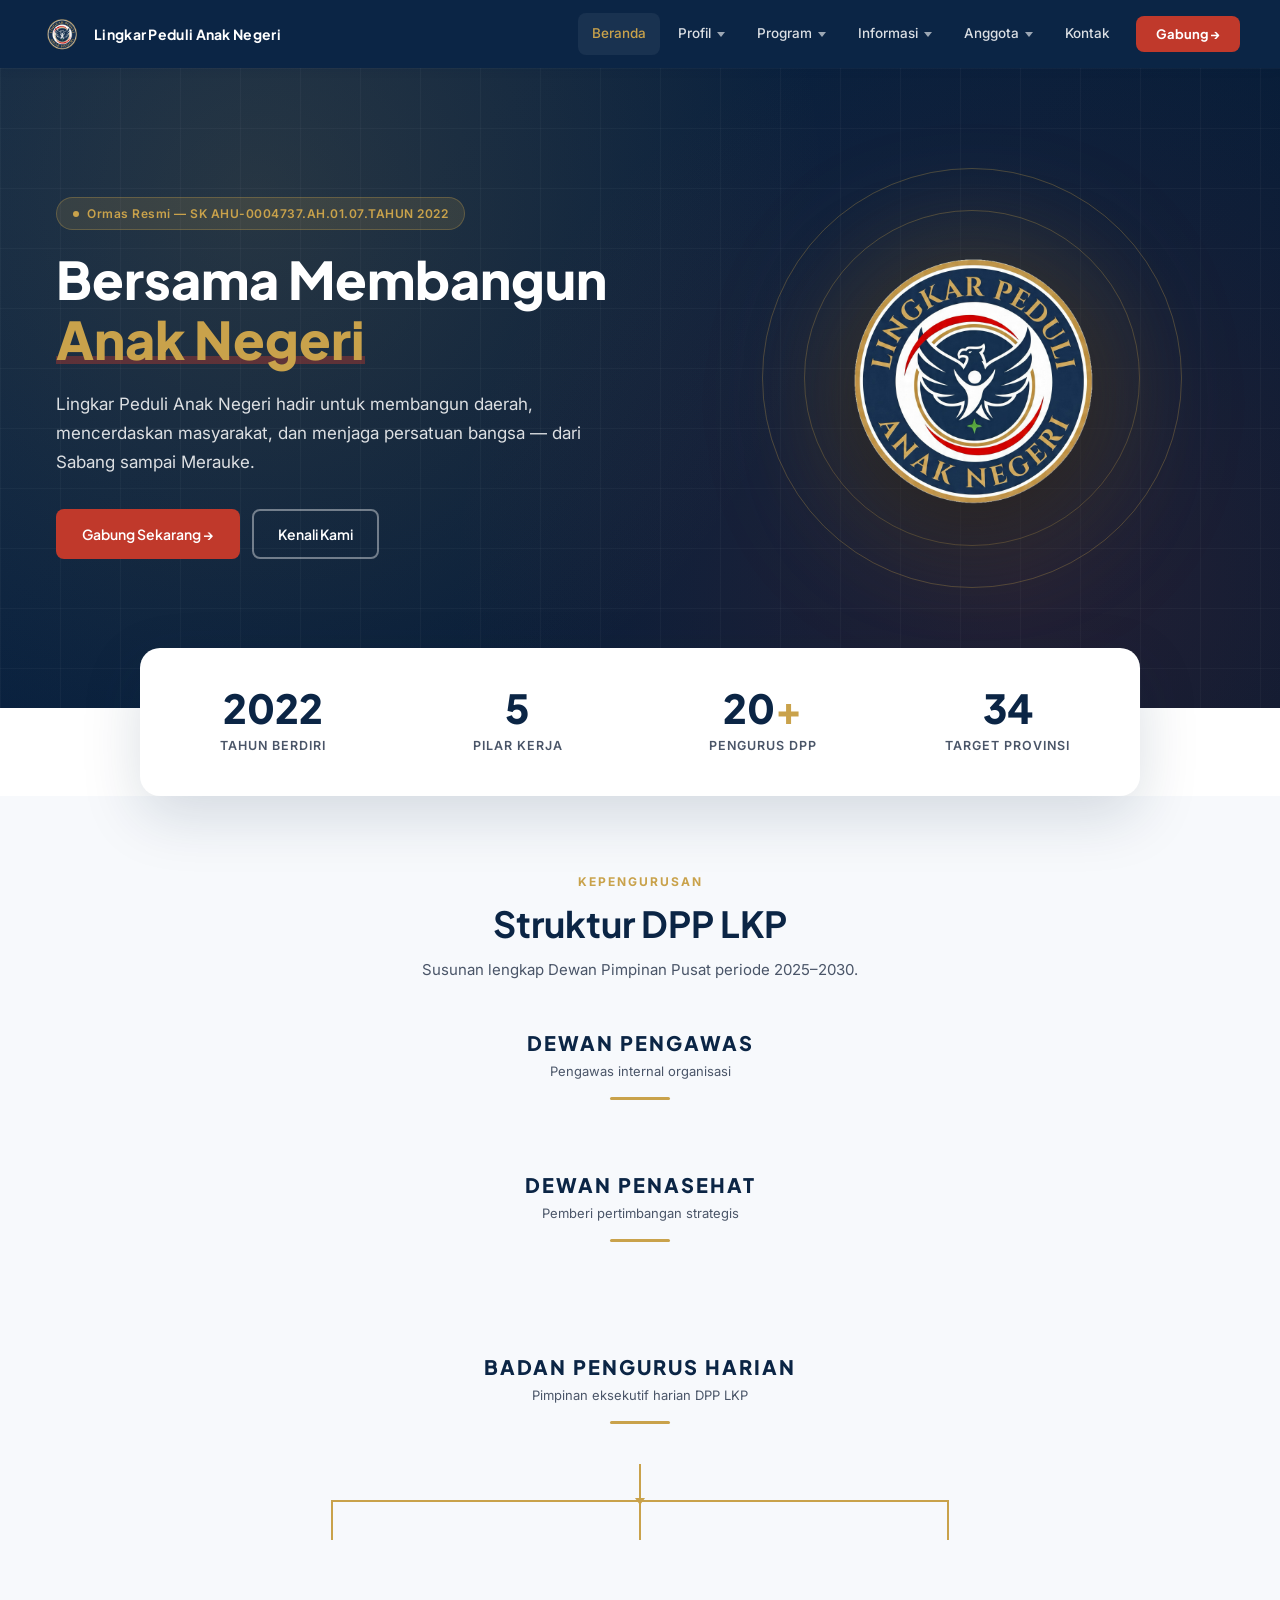
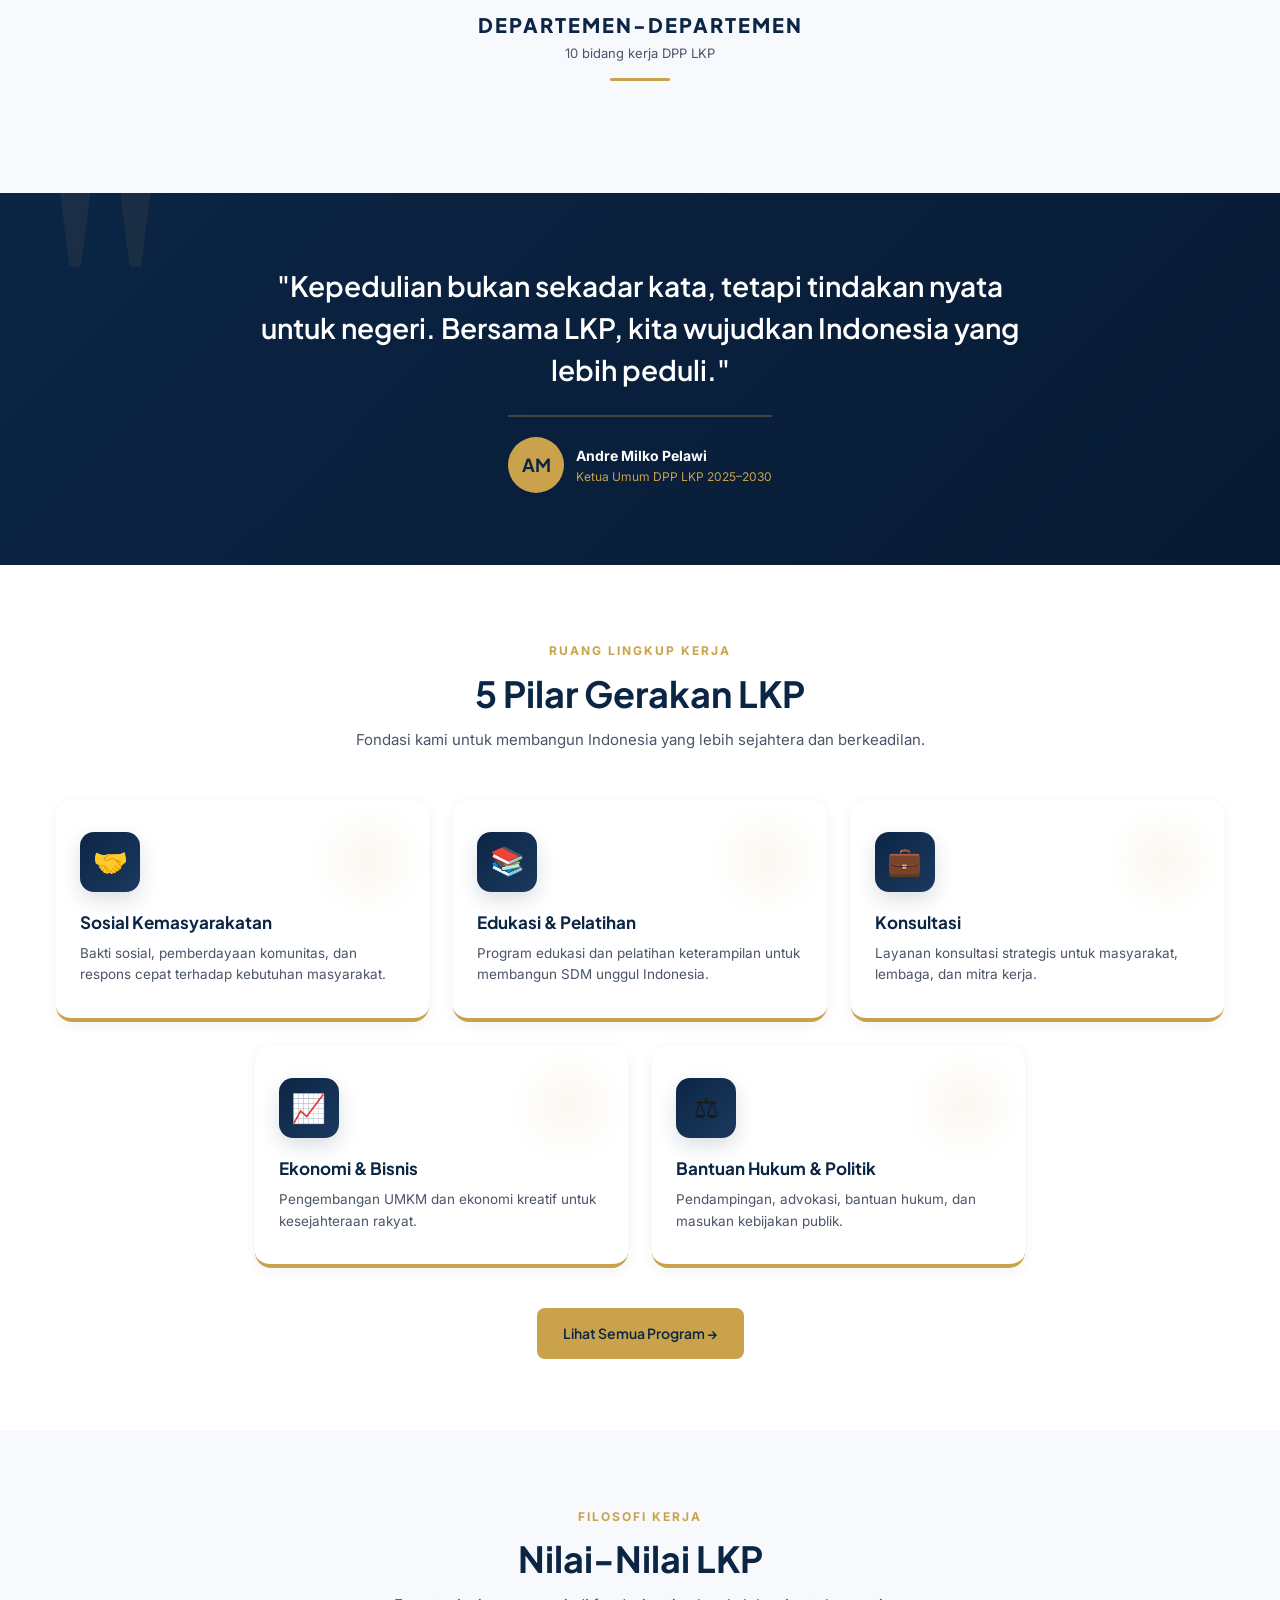
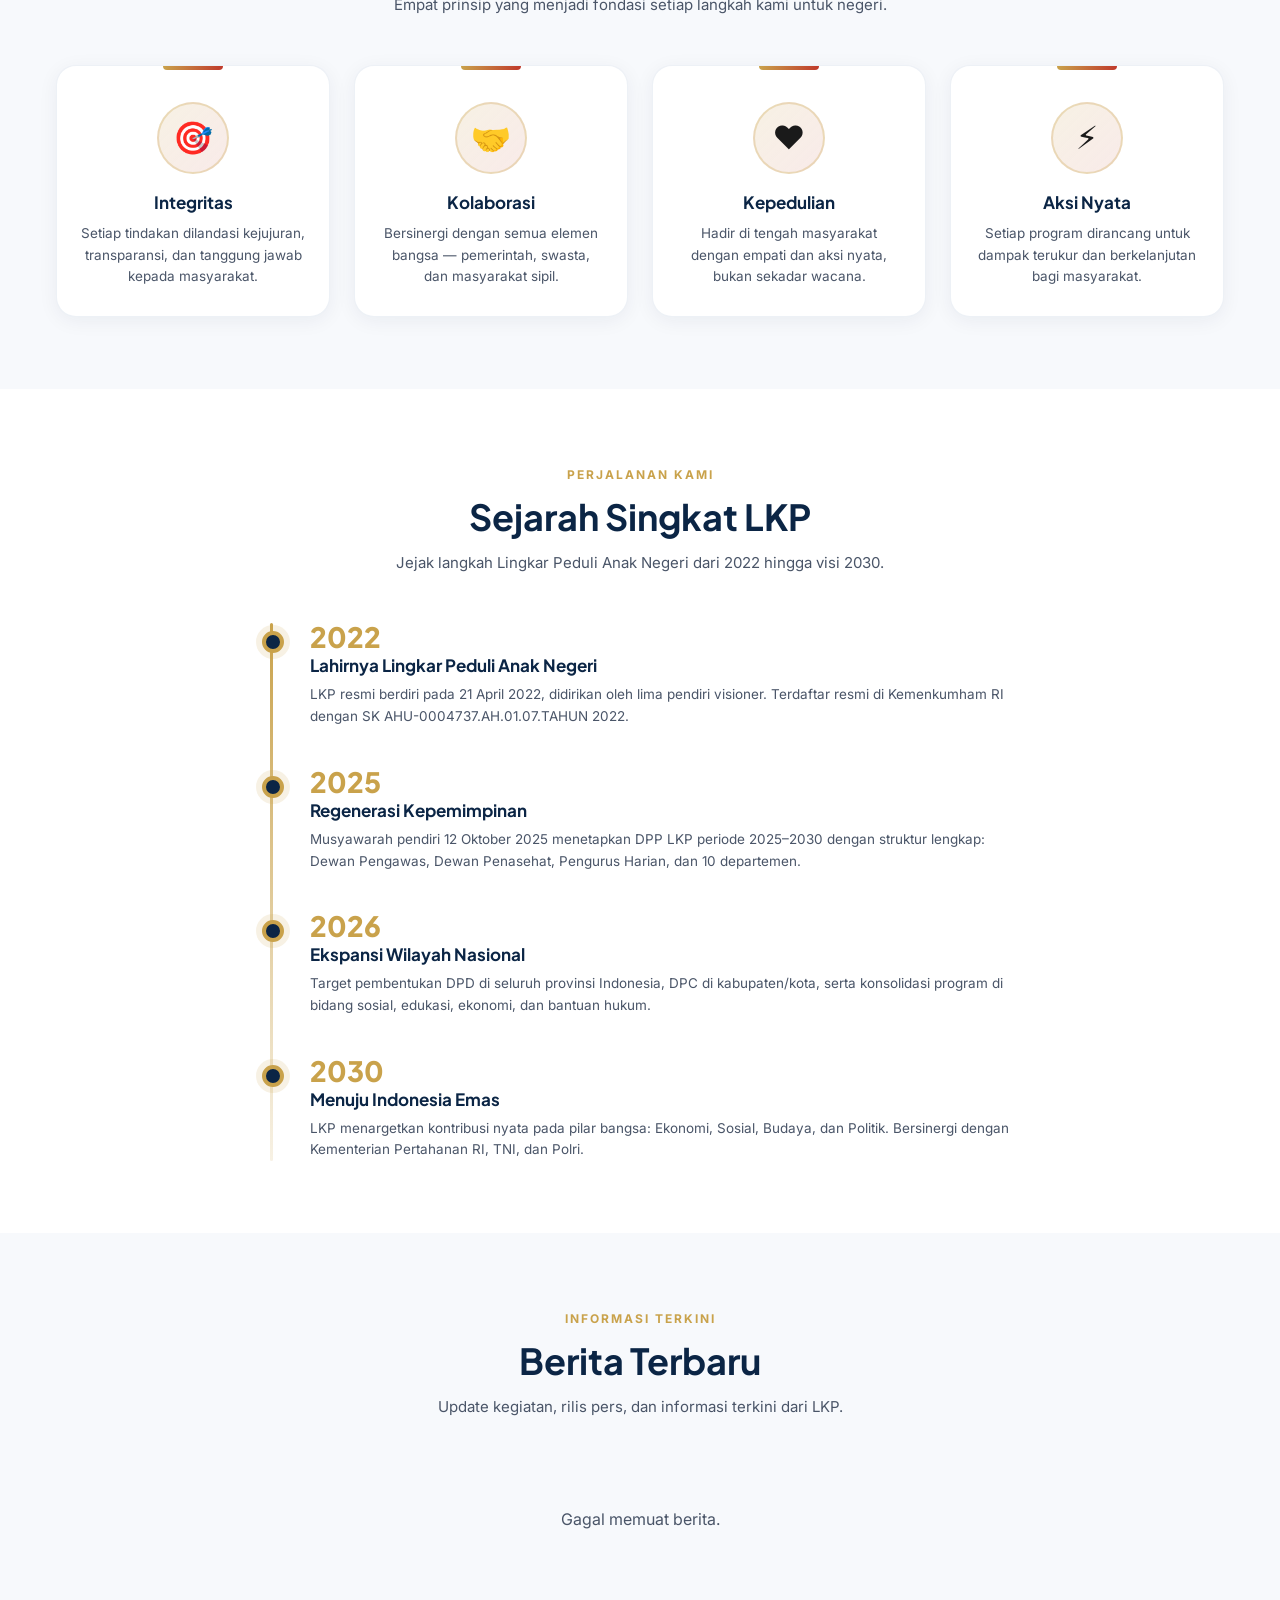
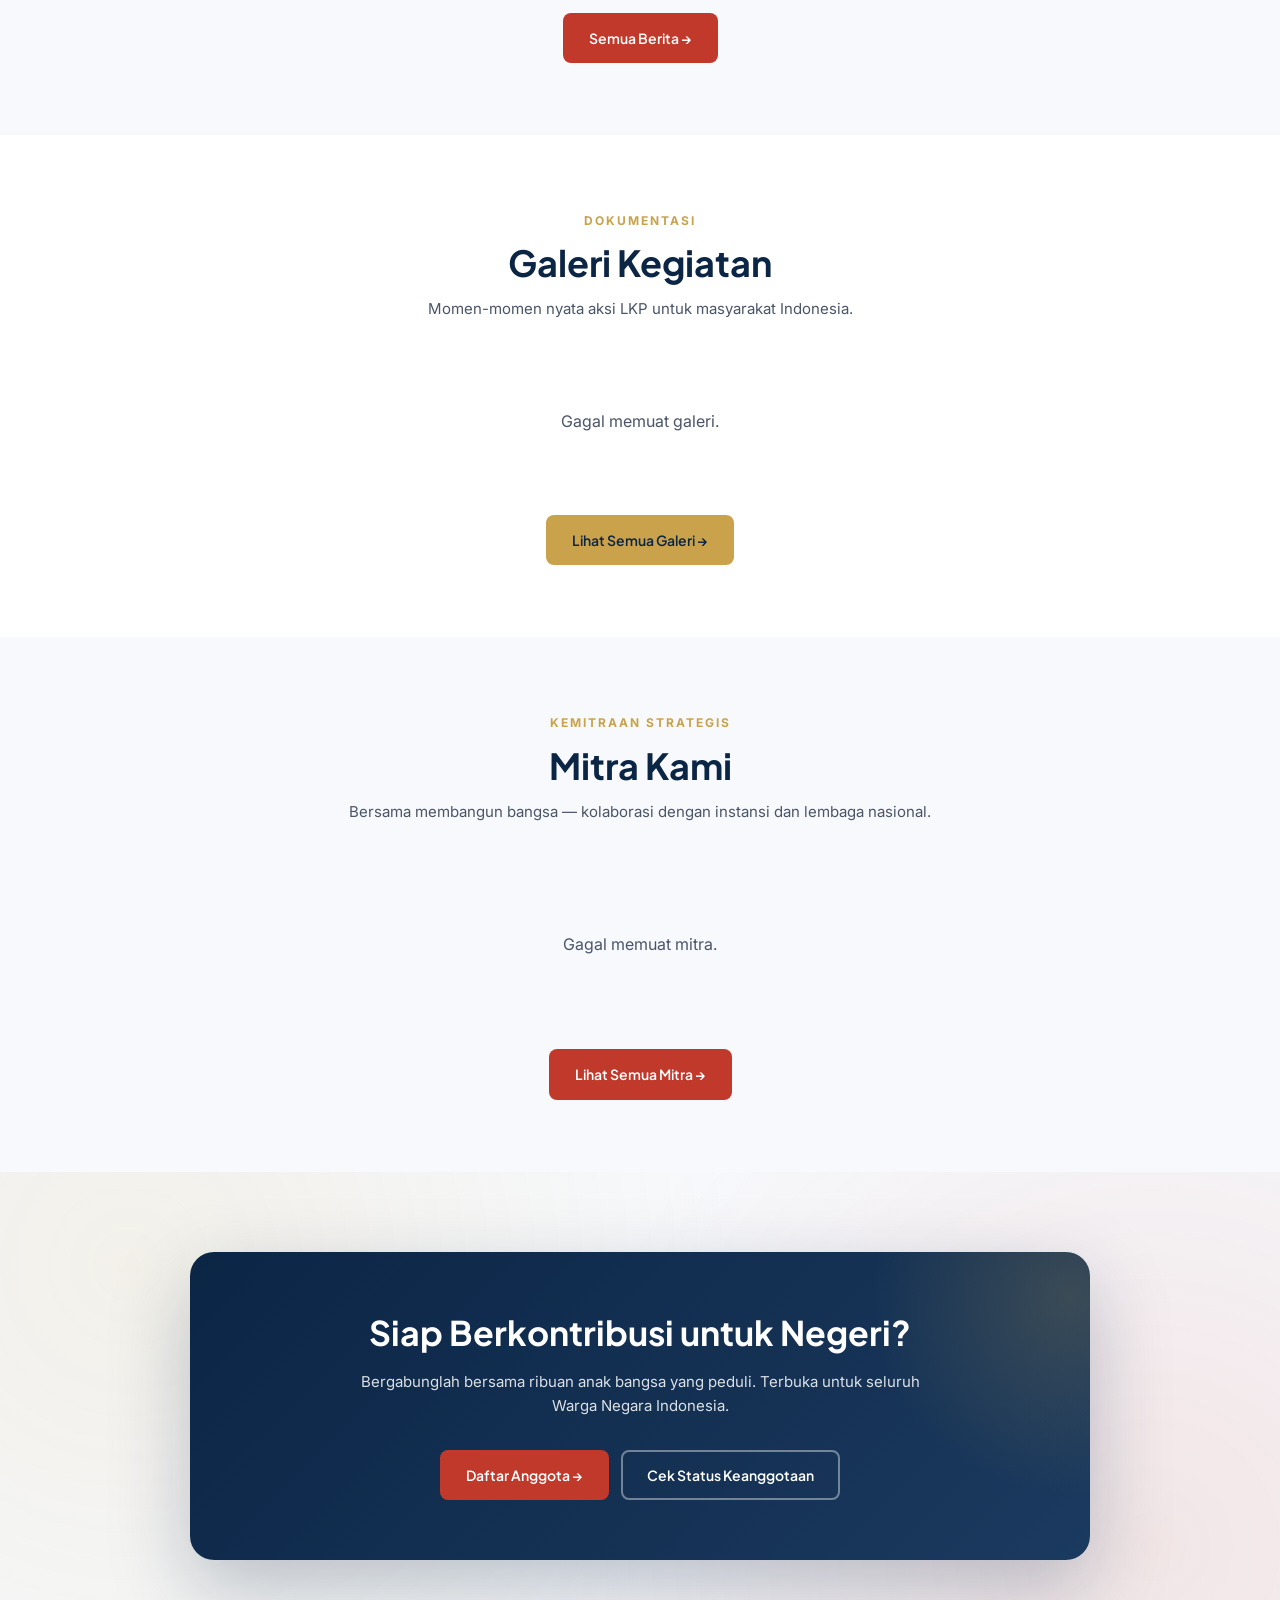
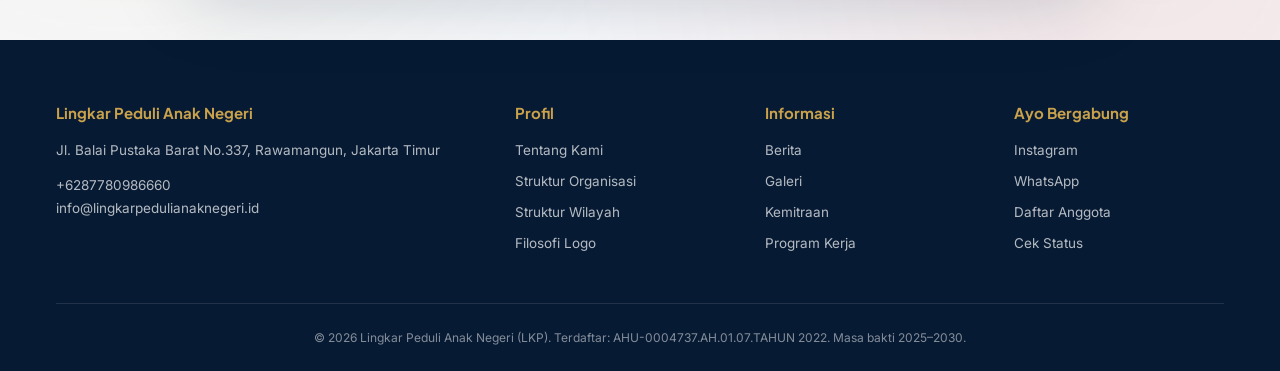
<file: index.html>
<!DOCTYPE html>
<html lang="id">
<head>
  <meta charset="UTF-8">
  <meta name="viewport" content="width=device-width, initial-scale=1">
  <title>Lingkar Peduli Anak Negeri — Penggerak Kepedulian Bangsa</title>
  <link rel="canonical" href="https://lingkarpedulianaknegeri.id/">
  <meta property="og:url" content="https://lingkarpedulianaknegeri.id/">
  <meta property="og:type" content="website">
  <meta name="description" content="Lingkar Peduli Anak Negeri (LKP) — Ormas penggerak kepedulian terhadap NKRI.">
  <meta property="og:title" content="Lingkar Peduli Anak Negeri">
  <meta property="og:description" content="Penggerak terdepan kepedulian terhadap NKRI.">
  <meta property="og:image" content="https://lingkarpedulianaknegeri.id/assets/img/logo-lkp.png">
  <link rel="icon" type="image/png" href="assets/img/logo-lkp.png">
  <link rel="preconnect" href="https://fonts.googleapis.com">
  <link href="https://fonts.googleapis.com/css2?family=Inter:wght@400;500;600;700&family=Plus+Jakarta+Sans:wght@600;700;800&display=swap" rel="stylesheet">
  <link rel="stylesheet" href="assets/css/variables.css">
  <link rel="stylesheet" href="assets/css/base.css">
  <link rel="stylesheet" href="assets/css/components.css">
  <link rel="stylesheet" href="assets/css/pages.css">
  <style>
    .navbar__brand-text { color: #fff; font-family: var(--font-heading); font-weight: 700; font-size: 14px; letter-spacing: 0.3px; white-space: nowrap; }

    /* ===== HERO ===== */
    .hero-new {
      background:
        radial-gradient(circle at 20% 20%, rgba(201,162,75,0.15) 0%, transparent 50%),
        radial-gradient(circle at 80% 80%, rgba(192,57,43,0.15) 0%, transparent 50%),
        linear-gradient(135deg, var(--color-navy) 0%, var(--color-navy-dark) 100%);
      color: #fff; padding: 100px 0 120px; position: relative; overflow: hidden;
    }
    .hero-new::before {
      content: ''; position: absolute; inset: 0;
      background-image: linear-gradient(rgba(255,255,255,0.03) 1px, transparent 1px), linear-gradient(90deg, rgba(255,255,255,0.03) 1px, transparent 1px);
      background-size: 60px 60px; pointer-events: none;
    }
    .hero-new__grid { display: grid; grid-template-columns: 1.2fr 1fr; gap: 60px; align-items: center; position: relative; z-index: 1; }
    @media (max-width: 900px) { .hero-new__grid { grid-template-columns: 1fr; text-align: center; } .hero-new { padding: 60px 0 80px; } }
    .hero-new__badge {
      display: inline-flex; align-items: center; gap: 8px;
      background: rgba(201,162,75,0.15); border: 1px solid rgba(201,162,75,0.3);
      color: var(--color-accent); font-size: 12px; font-weight: 600;
      padding: 6px 16px; border-radius: 999px; margin-bottom: 20px; letter-spacing: 0.5px;
    }
    .hero-new__badge::before { content: ''; width: 6px; height: 6px; background: var(--color-accent); border-radius: 50%; animation: pulse 2s infinite; }
    @keyframes pulse { 0%, 100% { opacity: 1; } 50% { opacity: 0.4; } }
    .hero-new h1 { color: #fff; font-size: clamp(32px, 5vw, 52px); line-height: 1.15; margin-bottom: 20px; font-weight: 800; }
    .hero-new h1 span { color: var(--color-accent); position: relative; display: inline-block; }
    .hero-new h1 span::after { content: ''; position: absolute; bottom: 6px; left: 0; right: 0; height: 8px; background: rgba(192,57,43,0.4); z-index: -1; }
    .hero-new__lead { color: rgba(255,255,255,0.85); font-size: 17px; line-height: 1.7; margin-bottom: 32px; max-width: 560px; }
    @media (max-width: 900px) { .hero-new__lead { margin: 0 auto 32px; } }
    .hero-new__actions { display: flex; gap: 12px; flex-wrap: wrap; }
    @media (max-width: 900px) { .hero-new__actions { justify-content: center; } }
    .hero-new__visual { display: flex; justify-content: center; align-items: center; position: relative; }
    .hero-new__logo-wrap { position: relative; width: 100%; max-width: 420px; aspect-ratio: 1; display: flex; align-items: center; justify-content: center; }
    .hero-new__logo-wrap::before, .hero-new__logo-wrap::after { content: ''; position: absolute; border-radius: 50%; border: 1px solid rgba(201,162,75,0.3); animation: ripple 4s ease-out infinite; }
    .hero-new__logo-wrap::before { inset: 10%; }
    .hero-new__logo-wrap::after { inset: 0; animation-delay: 1s; }
    @keyframes ripple { 0% { transform: scale(0.9); opacity: 0.6; } 100% { transform: scale(1.2); opacity: 0; } }
    .hero-new__logo-wrap img { max-width: 85%; position: relative; z-index: 1; filter: drop-shadow(0 24px 50px rgba(0,0,0,0.5)) drop-shadow(0 0 60px rgba(201,162,75,0.35)); animation: logoFloat 6s ease-in-out infinite; }
    @keyframes logoFloat { 0%, 100% { transform: translateY(0); } 50% { transform: translateY(-10px); } }

    /* ===== STATS BAND ===== */
    .stats-band {
      background: #fff; margin-top: -60px; position: relative; z-index: 2;
      border-radius: 20px; box-shadow: 0 20px 60px rgba(11,37,69,0.15);
      padding: 40px 20px; display: grid; grid-template-columns: repeat(4, 1fr); gap: 20px;
      max-width: 1000px; margin-left: auto; margin-right: auto;
    }
    @media (max-width: 700px) { .stats-band { grid-template-columns: 1fr 1fr; padding: 30px 16px; } }
    .stat-item { text-align: center; padding: 0 10px; }
    .stat-item__num { font-family: var(--font-heading); font-size: 40px; font-weight: 800; color: var(--color-navy); line-height: 1; margin-bottom: 8px; }
    .stat-item__num span { color: var(--color-accent); }
    .stat-item__label { font-size: 12.5px; color: var(--color-text-soft); text-transform: uppercase; letter-spacing: 1px; font-weight: 600; }

    /* ===== SECTION ===== */
    .sec { padding: 72px 0; }
    .sec--alt { background: var(--color-bg-alt); }
    .sec-head { text-align: center; max-width: 640px; margin: 0 auto 48px; }
    .sec-head__eyebrow { display: inline-block; font-size: 12px; font-weight: 700; color: var(--color-accent); letter-spacing: 2px; text-transform: uppercase; margin-bottom: 10px; }
    .sec-head h2 { font-size: clamp(24px, 3vw, 36px); margin-bottom: 12px; color: var(--color-primary); }
    .sec-head p { color: var(--color-text-soft); font-size: 15px; line-height: 1.6; margin: 0; }

    /* ============================================================
       STRUKTUR DPP — MIND MAP
       ============================================================ */
    .dpp-block { margin-bottom: 72px; }
    .dpp-block:last-child { margin-bottom: 0; }
    .dpp-block__head { text-align: center; margin-bottom: 40px; position: relative; padding-bottom: 18px; }
    .dpp-block__head::after { content: ''; position: absolute; bottom: 0; left: 50%; transform: translateX(-50%); width: 60px; height: 3px; background: var(--color-accent); border-radius: 2px; }
    .dpp-block__head h3 { font-family: var(--font-heading); font-size: 20px; color: var(--color-primary); margin: 0 0 6px; text-transform: uppercase; letter-spacing: 2px; font-weight: 800; }
    .dpp-block__head p { color: var(--color-text-soft); font-size: 13px; margin: 0; }

    .dpp-card {
      background: #fff;
      border-radius: 16px;
      padding: 22px 18px;
      text-align: center;
      display: flex;
      flex-direction: column;
      align-items: center;
      gap: 10px;
      transition: all 260ms cubic-bezier(.4,0,.2,1);
      position: relative;
      width: 100%;
    }
    .dpp-card:hover { transform: translateY(-5px); }

    .dpp-photo-xl { width: 130px; height: 130px; border-radius: 50%; object-fit: cover; flex-shrink: 0; box-shadow: 0 0 0 5px rgba(201,162,75,0.2); background: var(--color-bg-alt); }
    .dpp-photo-lg { width: 100px; height: 100px; border-radius: 50%; object-fit: cover; flex-shrink: 0; box-shadow: 0 0 0 4px rgba(201,162,75,0.3); background: var(--color-bg-alt); }
    .dpp-photo-md { width: 84px; height: 84px; border-radius: 50%; object-fit: cover; flex-shrink: 0; box-shadow: 0 0 0 3px rgba(201,162,75,0.25); background: var(--color-bg-alt); }

    .dpp-initial-xl { width: 130px; height: 130px; border-radius: 50%; background: linear-gradient(135deg, var(--color-navy) 0%, var(--color-navy-soft) 100%); color: var(--color-accent); display: flex; align-items: center; justify-content: center; font-family: var(--font-heading); font-weight: 800; font-size: 40px; flex-shrink: 0; box-shadow: 0 0 0 5px rgba(201,162,75,0.2); }
    .dpp-initial-lg { width: 100px; height: 100px; border-radius: 50%; background: var(--color-accent); color: var(--color-navy); display: flex; align-items: center; justify-content: center; font-family: var(--font-heading); font-weight: 800; font-size: 30px; flex-shrink: 0; box-shadow: 0 0 0 4px rgba(201,162,75,0.3); }
    .dpp-initial-md { width: 84px; height: 84px; border-radius: 50%; background: var(--color-navy-soft); color: var(--color-accent); display: flex; align-items: center; justify-content: center; font-family: var(--font-heading); font-weight: 700; font-size: 24px; flex-shrink: 0; box-shadow: 0 0 0 3px rgba(201,162,75,0.25); }

    .dpp-name { font-family: var(--font-heading); font-weight: 700; color: var(--color-primary); margin: 0; line-height: 1.35; }
    .dpp-role { font-weight: 700; margin: 0; letter-spacing: 0.5px; text-transform: uppercase; }
    .dpp-tier { display: inline-block; font-size: 9px; font-weight: 800; padding: 3px 10px; border-radius: 999px; letter-spacing: 1.2px; text-transform: uppercase; margin-bottom: 4px; }
    .dpp-tier--lead { background: var(--color-accent); color: var(--color-navy); }
    .dpp-tier--exec { background: rgba(201,162,75,0.2); color: var(--color-accent); }

    /* Dewan Pengawas — featured */
    .dpp-pengawas-wrap { max-width: 560px; margin: 0 auto; }
    .dpp-card--featured {
      background: linear-gradient(180deg, #FFFDF7 0%, #fff 100%);
      border: 2px solid rgba(201,162,75,0.3);
      box-shadow: 0 12px 40px rgba(11,37,69,0.10);
      padding: 28px 32px;
      flex-direction: row;
      gap: 24px;
      text-align: left;
    }
    @media (max-width: 600px) { .dpp-card--featured { flex-direction: column; text-align: center; padding: 24px; } }
    .dpp-card--featured:hover { box-shadow: 0 20px 50px rgba(11,37,69,0.15); }
    .dpp-card--featured .dpp-name { font-size: 20px; margin-bottom: 6px; }
    .dpp-card--featured .dpp-role { color: var(--color-accent); font-size: 11px; letter-spacing: 1.2px; }

    /* Dewan Penasehat — nama saja, no bingkai */
    .dpp-penasehat-grid { display: grid; grid-template-columns: repeat(3, 1fr); gap: 16px; max-width: 760px; margin: 0 auto; }
    @media (max-width: 700px) { .dpp-penasehat-grid { grid-template-columns: 1fr; max-width: 400px; } }
    .dpp-card--penasehat {
      border: 1.5px solid rgba(201,162,75,0.2);
      padding: 22px 14px;
      box-shadow: 0 3px 12px rgba(11,37,69,0.05);
      gap: 6px;
      background: #fff;
      justify-content: center;
    }
    .dpp-card--penasehat:hover { border-color: var(--color-accent); box-shadow: 0 10px 24px rgba(11,37,69,0.10); }
    .dpp-card--penasehat .dpp-name { font-size: 13px; line-height: 1.4; }
    .dpp-card--penasehat .dpp-role { color: var(--color-accent); font-size: 10px; letter-spacing: 0.5px; }
    .dpp-card--penasehat .dpp-tier { font-size: 8.5px; padding: 2px 8px; margin-bottom: 6px; }

    /* ============================================================
       BPH TREE
       ============================================================ */
    .bph-tree { display: flex; flex-direction: column; align-items: center; width: 100%; }

    .bph-hero {
      background: linear-gradient(135deg, var(--color-navy) 0%, var(--color-navy-soft) 100%);
      border: 2px solid var(--color-accent);
      border-radius: 20px;
      padding: 26px 32px;
      display: flex;
      align-items: center;
      gap: 22px;
      box-shadow: 0 14px 36px rgba(11,37,69,0.22), 0 0 0 6px rgba(201,162,75,0.06);
      min-width: 400px;
      transition: all 260ms ease;
    }
    @media (max-width: 600px) { .bph-hero { flex-direction: column; text-align: center; min-width: 0; padding: 24px; } }
    .bph-hero:hover { transform: translateY(-4px); box-shadow: 0 20px 44px rgba(11,37,69,0.28), 0 0 0 6px rgba(201,162,75,0.1); }
    .bph-hero__text { flex: 1; min-width: 0; }
    .bph-hero__name { font-family: var(--font-heading); font-size: 20px; font-weight: 700; color: #fff; margin: 6px 0 6px; line-height: 1.25; }
    .bph-hero__role { font-size: 11px; color: var(--color-accent); font-weight: 700; letter-spacing: 1.5px; text-transform: uppercase; margin: 0; }

    .bph-line-v { width: 2px; height: 36px; background: var(--color-accent); position: relative; }
    .bph-line-v::after { content: ''; position: absolute; bottom: -5px; left: 50%; transform: translateX(-50%); width: 0; height: 0; border-left: 5px solid transparent; border-right: 5px solid transparent; border-top: 7px solid var(--color-accent); }

    .bph-row { display: grid; grid-template-columns: repeat(3, 1fr); gap: 24px; width: 100%; max-width: 900px; position: relative; padding-top: 40px; }
    .bph-row::before { content: ''; position: absolute; top: 0; left: calc(16.666% - 8px); right: calc(16.666% - 8px); height: 2px; background: var(--color-accent); }
    @media (max-width: 700px) { .bph-row { grid-template-columns: 1fr; gap: 40px; padding-top: 0; max-width: 400px; } .bph-row::before { display: none; } }

    .bph-col { display: flex; flex-direction: column; align-items: center; gap: 14px; position: relative; }
    .bph-col::before { content: ''; position: absolute; top: -40px; left: 50%; transform: translateX(-50%); width: 2px; height: 40px; background: var(--color-accent); }
    @media (max-width: 700px) { .bph-col::before { display: none; } }

    .bph-card {
      background: #fff;
      border: 2px solid rgba(201,162,75,0.3);
      border-radius: 16px;
      padding: 22px 16px;
      text-align: center;
      width: 100%;
      display: flex;
      flex-direction: column;
      align-items: center;
      gap: 10px;
      transition: all 240ms ease;
      box-shadow: 0 4px 14px rgba(11,37,69,0.06);
      position: relative;
    }
    .bph-card:hover { transform: translateY(-5px); box-shadow: 0 14px 32px rgba(11,37,69,0.14); border-color: var(--color-accent); }
    .bph-card .dpp-name { font-size: 14px; }
    .bph-card .dpp-role { color: var(--color-accent); font-size: 10.5px; }

    .bph-line-v-sm { width: 2px; height: 20px; background: rgba(201,162,75,0.4); position: relative; }
    .bph-line-v-sm::after { content: ''; position: absolute; bottom: -3px; left: 50%; transform: translateX(-50%); width: 0; height: 0; border-left: 4px solid transparent; border-right: 4px solid transparent; border-top: 5px solid rgba(201,162,75,0.4); }

    /* Vice card — nama saja, no bingkai */
    .bph-vice {
      background: var(--color-bg-alt);
      border: 1.5px dashed #CBD5E1;
      border-radius: 12px;
      padding: 16px 12px;
      text-align: center;
      width: 100%;
      display: flex;
      flex-direction: column;
      align-items: center;
      gap: 4px;
      transition: all 220ms ease;
    }
    .bph-vice:hover { border-color: var(--color-accent); background: #FFFDF7; }
    .bph-vice .dpp-name { font-size: 12.5px; line-height: 1.4; }
    .bph-vice .dpp-role { color: #64748B; font-size: 9.5px; letter-spacing: 0.5px; }

    /* ===== DEPARTEMEN ===== */
    .dpp-dept-grid { display: grid; grid-template-columns: repeat(5, 1fr); gap: 16px; max-width: 1080px; margin: 0 auto; }
    @media (max-width: 900px) { .dpp-dept-grid { grid-template-columns: repeat(3, 1fr); } }
    @media (max-width: 600px) { .dpp-dept-grid { grid-template-columns: repeat(2, 1fr); } }
    .dpp-dept-card {
      background: #fff; border-radius: 14px; padding: 20px 14px; text-align: center;
      box-shadow: 0 3px 12px rgba(11,37,69,0.06);
      border-top: 3px solid var(--color-accent);
      transition: all 250ms ease;
      display: flex; flex-direction: column; align-items: center; gap: 10px; min-height: 180px;
    }
    .dpp-dept-card:hover { transform: translateY(-5px); box-shadow: 0 14px 32px rgba(11,37,69,0.12); }
    .dpp-dept-card__icon { font-size: 30px; line-height: 1; }
    .dpp-dept-card__name { font-family: var(--font-heading); font-size: 12px; font-weight: 700; color: var(--color-primary); margin: 0; line-height: 1.35; flex: 1; }
    .dpp-dept-card__ketua { font-size: 10.5px; color: var(--color-accent); font-weight: 600; margin: 0; padding-top: 8px; border-top: 1px dashed var(--color-border); width: 100%; letter-spacing: 0.3px; }

    /* ===== 5 PILAR ===== */
    .pilar-grid { display: grid; grid-template-columns: repeat(6, 1fr); gap: 24px; }
    .pilar-card { grid-column: span 2; }
    .pilar-card:nth-child(4) { grid-column: 2 / span 2; }
    .pilar-card:nth-child(5) { grid-column: 4 / span 2; }
    @media (max-width: 900px) { .pilar-grid { grid-template-columns: repeat(2, 1fr); } .pilar-card, .pilar-card:nth-child(4), .pilar-card:nth-child(5) { grid-column: auto; } }
    @media (max-width: 600px) { .pilar-grid { grid-template-columns: 1fr; } }
    .pilar-card { background: #fff; border-radius: 16px; padding: 32px 24px; box-shadow: 0 3px 14px rgba(11,37,69,0.06); border-bottom: 4px solid var(--color-accent); transition: all 280ms cubic-bezier(.4,0,.2,1); position: relative; overflow: hidden; }
    .pilar-card::before { content: ''; position: absolute; top: 0; right: 0; width: 120px; height: 120px; background: radial-gradient(circle, rgba(201,162,75,0.08) 0%, transparent 70%); transition: transform 400ms ease; }
    .pilar-card:hover { transform: translateY(-8px); box-shadow: 0 20px 45px rgba(11,37,69,0.14); border-bottom-color: var(--color-cta); }
    .pilar-card:hover::before { transform: scale(1.5); }
    .pilar-card__icon { width: 60px; height: 60px; border-radius: 14px; background: linear-gradient(135deg, var(--color-navy) 0%, var(--color-navy-soft) 100%); display: flex; align-items: center; justify-content: center; font-size: 28px; margin-bottom: 20px; box-shadow: 0 8px 20px rgba(11,37,69,0.15); }
    .pilar-card h3 { font-size: 17px; margin-bottom: 10px; color: var(--color-primary); }
    .pilar-card p { color: var(--color-text-soft); font-size: 13.5px; line-height: 1.6; margin: 0; }

    /* ===== NILAI ===== */
    .nilai-grid { display: grid; grid-template-columns: repeat(4, 1fr); gap: 24px; }
    @media (max-width: 900px) { .nilai-grid { grid-template-columns: repeat(2, 1fr); } }
    @media (max-width: 500px) { .nilai-grid { grid-template-columns: 1fr; } }
    .nilai-card { background: #fff; border-radius: 20px; padding: 36px 24px 28px; text-align: center; box-shadow: 0 4px 20px rgba(11,37,69,0.06); transition: all 300ms cubic-bezier(.4,0,.2,1); position: relative; overflow: hidden; border: 1px solid rgba(226,232,240,0.6); }
    .nilai-card::after { content: ''; position: absolute; top: 0; left: 50%; transform: translateX(-50%); width: 60px; height: 4px; background: linear-gradient(90deg, var(--color-accent), var(--color-cta)); border-radius: 0 0 4px 4px; transition: width 400ms ease; }
    .nilai-card:hover { transform: translateY(-8px); box-shadow: 0 24px 50px rgba(11,37,69,0.15); }
    .nilai-card:hover::after { width: 100%; }
    .nilai-card__icon { width: 72px; height: 72px; border-radius: 50%; background: linear-gradient(135deg, rgba(201,162,75,0.15) 0%, rgba(192,57,43,0.1) 100%); border: 2px solid rgba(201,162,75,0.3); display: flex; align-items: center; justify-content: center; font-size: 32px; margin: 0 auto 18px; transition: all 300ms ease; }
    .nilai-card:hover .nilai-card__icon { transform: scale(1.1) rotate(-6deg); border-color: var(--color-accent); }
    .nilai-card h3 { font-size: 17px; color: var(--color-primary); margin-bottom: 10px; font-weight: 700; }
    .nilai-card p { color: var(--color-text-soft); font-size: 13.5px; line-height: 1.6; margin: 0; }

    /* ===== TIMELINE ===== */
    .timeline-new { position: relative; max-width: 780px; margin: 0 auto; padding-left: 60px; }
    .timeline-new::before { content: ''; position: absolute; left: 20px; top: 0; bottom: 0; width: 3px; background: linear-gradient(180deg, var(--color-accent), rgba(201,162,75,0.15)); border-radius: 2px; }
    @media (max-width: 600px) { .timeline-new { padding-left: 40px; } .timeline-new::before { left: 12px; } }
    .tl-item { position: relative; padding-bottom: 40px; }
    .tl-item:last-child { padding-bottom: 0; }
    .tl-item::before { content: ''; position: absolute; left: -48px; top: 8px; width: 22px; height: 22px; border-radius: 50%; background: var(--color-navy); border: 4px solid var(--color-accent); box-shadow: 0 0 0 6px rgba(201,162,75,0.15); z-index: 1; }
    @media (max-width: 600px) { .tl-item::before { left: -34px; width: 18px; height: 18px; border-width: 3px; } }
    .tl-item__year { font-family: var(--font-heading); font-weight: 800; font-size: 28px; color: var(--color-accent); margin-bottom: 4px; line-height: 1; }
    .tl-item__title { font-family: var(--font-heading); font-size: 17px; font-weight: 700; color: var(--color-primary); margin: 0 0 8px; }
    .tl-item__desc { color: var(--color-text-soft); font-size: 13.5px; line-height: 1.6; margin: 0; }

    /* ===== BERITA ===== */
    .berita-preview { display: grid; grid-template-columns: repeat(3, 1fr); gap: 24px; }
    @media (max-width: 900px) { .berita-preview { grid-template-columns: 1fr; } }
    .berita-prev { background: #fff; border-radius: 16px; overflow: hidden; box-shadow: 0 3px 14px rgba(11,37,69,0.06); transition: all 280ms ease; text-decoration: none; color: inherit; display: flex; flex-direction: column; }
    .berita-prev:hover { transform: translateY(-6px); box-shadow: 0 20px 45px rgba(11,37,69,0.14); }
    .berita-prev__img { width: 100%; height: 200px; object-fit: cover; background: var(--color-bg-alt); }
    .berita-prev__body { padding: 22px; flex: 1; display: flex; flex-direction: column; }
    .berita-prev__meta { display: flex; gap: 10px; align-items: center; font-size: 11.5px; color: var(--color-text-soft); margin-bottom: 10px; }
    .berita-prev__kat { background: rgba(201,162,75,0.15); color: var(--color-primary); padding: 2px 10px; border-radius: 999px; font-weight: 700; font-size: 10px; letter-spacing: 0.5px; text-transform: uppercase; }
    .berita-prev__judul { font-size: 16px; font-weight: 700; color: var(--color-primary); margin: 0 0 10px; line-height: 1.35; font-family: var(--font-heading); }
    .berita-prev__ringkas { color: var(--color-text-soft); font-size: 13px; line-height: 1.6; flex: 1; margin: 0 0 14px; }
    .berita-prev__cta { color: var(--color-cta); font-weight: 600; font-size: 13px; }

    /* ===== GALERI ===== */
    .galeri-prev { display: grid; grid-template-columns: repeat(3, 1fr); gap: 16px; }
    @media (max-width: 700px) { .galeri-prev { grid-template-columns: 1fr 1fr; } }
    .galeri-prev__item { aspect-ratio: 4/3; border-radius: 14px; overflow: hidden; position: relative; box-shadow: 0 3px 14px rgba(11,37,69,0.08); transition: all 280ms ease; text-decoration: none; color: inherit; }
    .galeri-prev__item:hover { transform: translateY(-4px) scale(1.02); box-shadow: 0 16px 36px rgba(11,37,69,0.18); }
    .galeri-prev__item img { width: 100%; height: 100%; object-fit: cover; transition: transform 400ms ease; }
    .galeri-prev__item:hover img { transform: scale(1.1); }
    .galeri-prev__overlay { position: absolute; inset: 0; background: linear-gradient(180deg, transparent 50%, rgba(11,37,69,0.9) 100%); display: flex; flex-direction: column; justify-content: flex-end; padding: 16px; color: #fff; }
    .galeri-prev__title { font-size: 13px; font-weight: 700; font-family: var(--font-heading); margin: 0; line-height: 1.3; color: #fff; }
    .galeri-prev__date { font-size: 11px; color: rgba(255,255,255,0.75); margin: 4px 0 0; }

    /* ===== MITRA ===== */
    .mitra-strip { display: flex; flex-wrap: wrap; justify-content: center; gap: 16px; align-items: center; padding: 20px 0; }
    .mitra-strip__item { background: #fff; padding: 16px 20px; border-radius: 12px; box-shadow: 0 2px 10px rgba(11,37,69,0.06); transition: all 200ms ease; display: flex; align-items: center; justify-content: center; width: 140px; height: 80px; }
    .mitra-strip__item:hover { transform: translateY(-4px); box-shadow: 0 12px 28px rgba(11,37,69,0.12); }
    .mitra-strip__item img { max-width: 100%; max-height: 100%; object-fit: contain; }

    /* ===== QUOTE ===== */
    .quote-band { background: linear-gradient(135deg, var(--color-navy) 0%, var(--color-navy-dark) 100%); color: #fff; padding: 72px 0; position: relative; overflow: hidden; }
    .quote-band::before { content: '"'; position: absolute; top: -60px; left: 40px; font-size: 320px; font-family: Georgia, serif; color: rgba(201,162,75,0.08); line-height: 1; }
    .quote-band__inner { max-width: 780px; margin: 0 auto; text-align: center; position: relative; z-index: 1; }
    .quote-band__text { font-family: var(--font-heading); font-size: clamp(20px, 3vw, 28px); line-height: 1.5; color: #fff; margin-bottom: 24px; font-weight: 600; }
    .quote-band__author { display: inline-flex; align-items: center; gap: 12px; padding-top: 20px; border-top: 2px solid rgba(201,162,75,0.3); }
    .quote-band__avatar { width: 56px; height: 56px; border-radius: 50%; background: var(--color-accent); color: var(--color-navy); display: flex; align-items: center; justify-content: center; font-family: var(--font-heading); font-weight: 700; font-size: 18px; overflow: hidden; }
    .quote-band__avatar img { width: 100%; height: 100%; object-fit: cover; }
    .quote-band__name { font-weight: 700; font-size: 14px; color: #fff; text-align: left; }
    .quote-band__role { font-size: 12px; color: var(--color-accent); text-align: left; }

    /* ===== CTA FINAL ===== */
    .cta-final { padding: 80px 0; background: radial-gradient(circle at 10% 20%, rgba(201,162,75,0.1) 0%, transparent 50%), radial-gradient(circle at 90% 80%, rgba(192,57,43,0.1) 0%, transparent 50%), var(--color-bg-alt); }
    .cta-final__box { background: linear-gradient(135deg, var(--color-navy) 0%, var(--color-navy-soft) 100%); color: #fff; border-radius: 24px; padding: 60px 40px; text-align: center; position: relative; overflow: hidden; max-width: 900px; margin: 0 auto; box-shadow: 0 30px 80px rgba(11,37,69,0.25); }
    .cta-final__box::before { content: ''; position: absolute; top: -50%; right: -20%; width: 400px; height: 400px; background: radial-gradient(circle, rgba(201,162,75,0.2) 0%, transparent 70%); border-radius: 50%; }
    .cta-final__box h2 { color: #fff; font-size: clamp(24px, 3vw, 34px); margin-bottom: 16px; position: relative; z-index: 1; }
    .cta-final__box p { color: rgba(255,255,255,0.85); font-size: 15px; max-width: 560px; margin: 0 auto 32px; position: relative; z-index: 1; }
    .cta-final__actions { display: flex; gap: 12px; justify-content: center; flex-wrap: wrap; position: relative; z-index: 1; }

    .loading-mini { text-align: center; padding: 40px; color: var(--color-text-soft); grid-column: 1/-1; }
  </style>

  <script type="application/ld+json">
  {
    "@context": "https://schema.org",
    "@type": "NGO",
    "name": "Lingkar Peduli Anak Negeri",
    "alternateName": "LKP",
    "url": "https://lingkarpedulianaknegeri.id",
    "logo": "https://lingkarpedulianaknegeri.id/assets/img/logo-lkp.png",
    "foundingDate": "2022-04-21",
    "address": {
      "@type": "PostalAddress",
      "streetAddress": "Jl. Balai Pustaka Barat No.337",
      "addressLocality": "Rawamangun, Jakarta Timur",
      "addressRegion": "DKI Jakarta",
      "addressCountry": "ID"
    },
    "contactPoint": { "@type": "ContactPoint", "telephone": "+62-877-8098-6660", "contactType": "customer service" },
    "sameAs": ["https://instagram.com/lingkarpedulianaknegeri"],
    "identifier": "AHU-0004737.AH.01.07.TAHUN 2022"
  }
  </script>
</head>
<body>

  <section class="hero-new">
    <div class="container">
      <div class="hero-new__grid">
        <div>
          <span class="hero-new__badge">Ormas Resmi — SK AHU-0004737.AH.01.07.TAHUN 2022</span>
          <h1>Bersama Membangun <span>Anak Negeri</span></h1>
          <p class="hero-new__lead">
            Lingkar Peduli Anak Negeri hadir untuk membangun daerah, mencerdaskan
            masyarakat, dan menjaga persatuan bangsa — dari Sabang sampai Merauke.
          </p>
          <div class="hero-new__actions">
            <a href="gabung.html" class="btn btn--primary">Gabung Sekarang →</a>
            <a href="tentang-kami.html" class="btn btn--outline">Kenali Kami</a>
          </div>
        </div>
        <div class="hero-new__visual">
          <div class="hero-new__logo-wrap">
            <img src="assets/img/logo-lkp.png" alt="Logo LKP" onerror="this.style.display='none'">
          </div>
        </div>
      </div>
    </div>
  </section>

  <div class="container" style="padding:0 24px;">
    <div class="stats-band">
      <div class="stat-item">
        <div class="stat-item__num" data-count="2022">2022</div>
        <div class="stat-item__label">Tahun Berdiri</div>
      </div>
      <div class="stat-item">
        <div class="stat-item__num" data-count="5">5</div>
        <div class="stat-item__label">Pilar Kerja</div>
      </div>
      <div class="stat-item">
        <div class="stat-item__num" data-count="20">20<span>+</span></div>
        <div class="stat-item__label">Pengurus DPP</div>
      </div>
      <div class="stat-item">
        <div class="stat-item__num" data-count="34">34</div>
        <div class="stat-item__label">Target Provinsi</div>
      </div>
    </div>
  </div>

  <section class="sec sec--alt">
    <div class="container">
      <div class="sec-head">
        <span class="sec-head__eyebrow">Kepengurusan</span>
        <h2>Struktur DPP LKP</h2>
        <p>Susunan lengkap Dewan Pimpinan Pusat periode 2025–2030.</p>
      </div>

      <div class="dpp-block">
        <div class="dpp-block__head">
          <h3>Dewan Pengawas</h3>
          <p>Pengawas internal organisasi</p>
        </div>
        <div class="dpp-pengawas-wrap" id="dppPengawas"></div>
      </div>

      <div class="dpp-block">
        <div class="dpp-block__head">
          <h3>Dewan Penasehat</h3>
          <p>Pemberi pertimbangan strategis</p>
        </div>
        <div class="dpp-penasehat-grid" id="dppPenasehat"></div>
      </div>

      <div class="dpp-block">
        <div class="dpp-block__head">
          <h3>Badan Pengurus Harian</h3>
          <p>Pimpinan eksekutif harian DPP LKP</p>
        </div>
        <div class="bph-tree">
          <div id="bphKetuaUmum"></div>
          <div class="bph-line-v"></div>
          <div class="bph-row">
            <div class="bph-col" id="bphKetuaHarianCol"></div>
            <div class="bph-col" id="bphSekjenCol"></div>
            <div class="bph-col" id="bphBendaharaCol"></div>
          </div>
        </div>
      </div>

      <div class="dpp-block">
        <div class="dpp-block__head">
          <h3>Departemen-Departemen</h3>
          <p>10 bidang kerja DPP LKP</p>
        </div>
        <div class="dpp-dept-grid" id="dppDepartemen"></div>
      </div>

    </div>
  </section>

  <section class="quote-band">
    <div class="container">
      <div class="quote-band__inner">
        <p class="quote-band__text">
          "Kepedulian bukan sekadar kata, tetapi tindakan nyata untuk negeri.
          Bersama LKP, kita wujudkan Indonesia yang lebih peduli."
        </p>
        <div class="quote-band__author">
          <div class="quote-band__avatar" id="quoteAvatar">AM</div>
          <div>
            <div class="quote-band__name">Andre Milko Pelawi</div>
            <div class="quote-band__role">Ketua Umum DPP LKP 2025–2030</div>
          </div>
        </div>
      </div>
    </div>
  </section>

  <section class="sec">
    <div class="container">
      <div class="sec-head">
        <span class="sec-head__eyebrow">Ruang Lingkup Kerja</span>
        <h2>5 Pilar Gerakan LKP</h2>
        <p>Fondasi kami untuk membangun Indonesia yang lebih sejahtera dan berkeadilan.</p>
      </div>
      <div class="pilar-grid">
        <div class="pilar-card">
          <div class="pilar-card__icon">🤝</div>
          <h3>Sosial Kemasyarakatan</h3>
          <p>Bakti sosial, pemberdayaan komunitas, dan respons cepat terhadap kebutuhan masyarakat.</p>
        </div>
        <div class="pilar-card">
          <div class="pilar-card__icon">📚</div>
          <h3>Edukasi &amp; Pelatihan</h3>
          <p>Program edukasi dan pelatihan keterampilan untuk membangun SDM unggul Indonesia.</p>
        </div>
        <div class="pilar-card">
          <div class="pilar-card__icon">💼</div>
          <h3>Konsultasi</h3>
          <p>Layanan konsultasi strategis untuk masyarakat, lembaga, dan mitra kerja.</p>
        </div>
        <div class="pilar-card">
          <div class="pilar-card__icon">📈</div>
          <h3>Ekonomi &amp; Bisnis</h3>
          <p>Pengembangan UMKM dan ekonomi kreatif untuk kesejahteraan rakyat.</p>
        </div>
        <div class="pilar-card">
          <div class="pilar-card__icon">⚖️</div>
          <h3>Bantuan Hukum &amp; Politik</h3>
          <p>Pendampingan, advokasi, bantuan hukum, dan masukan kebijakan publik.</p>
        </div>
      </div>
      <div style="text-align:center;margin-top:40px;">
        <a href="program-kerja.html" class="btn btn--gold">Lihat Semua Program →</a>
      </div>
    </div>
  </section>

  <section class="sec sec--alt">
    <div class="container">
      <div class="sec-head">
        <span class="sec-head__eyebrow">Filosofi Kerja</span>
        <h2>Nilai-Nilai LKP</h2>
        <p>Empat prinsip yang menjadi fondasi setiap langkah kami untuk negeri.</p>
      </div>
      <div class="nilai-grid">
        <div class="nilai-card">
          <div class="nilai-card__icon">🎯</div>
          <h3>Integritas</h3>
          <p>Setiap tindakan dilandasi kejujuran, transparansi, dan tanggung jawab kepada masyarakat.</p>
        </div>
        <div class="nilai-card">
          <div class="nilai-card__icon">🤝</div>
          <h3>Kolaborasi</h3>
          <p>Bersinergi dengan semua elemen bangsa — pemerintah, swasta, dan masyarakat sipil.</p>
        </div>
        <div class="nilai-card">
          <div class="nilai-card__icon">❤️</div>
          <h3>Kepedulian</h3>
          <p>Hadir di tengah masyarakat dengan empati dan aksi nyata, bukan sekadar wacana.</p>
        </div>
        <div class="nilai-card">
          <div class="nilai-card__icon">⚡</div>
          <h3>Aksi Nyata</h3>
          <p>Setiap program dirancang untuk dampak terukur dan berkelanjutan bagi masyarakat.</p>
        </div>
      </div>
    </div>
  </section>

  <section class="sec">
    <div class="container">
      <div class="sec-head">
        <span class="sec-head__eyebrow">Perjalanan Kami</span>
        <h2>Sejarah Singkat LKP</h2>
        <p>Jejak langkah Lingkar Peduli Anak Negeri dari 2022 hingga visi 2030.</p>
      </div>
      <div class="timeline-new">
        <div class="tl-item">
          <div class="tl-item__year">2022</div>
          <h3 class="tl-item__title">Lahirnya Lingkar Peduli Anak Negeri</h3>
          <p class="tl-item__desc">LKP resmi berdiri pada 21 April 2022, didirikan oleh lima pendiri visioner. Terdaftar resmi di Kemenkumham RI dengan SK AHU-0004737.AH.01.07.TAHUN 2022.</p>
        </div>
        <div class="tl-item">
          <div class="tl-item__year">2025</div>
          <h3 class="tl-item__title">Regenerasi Kepemimpinan</h3>
          <p class="tl-item__desc">Musyawarah pendiri 12 Oktober 2025 menetapkan DPP LKP periode 2025–2030 dengan struktur lengkap: Dewan Pengawas, Dewan Penasehat, Pengurus Harian, dan 10 departemen.</p>
        </div>
        <div class="tl-item">
          <div class="tl-item__year">2026</div>
          <h3 class="tl-item__title">Ekspansi Wilayah Nasional</h3>
          <p class="tl-item__desc">Target pembentukan DPD di seluruh provinsi Indonesia, DPC di kabupaten/kota, serta konsolidasi program di bidang sosial, edukasi, ekonomi, dan bantuan hukum.</p>
        </div>
        <div class="tl-item">
          <div class="tl-item__year">2030</div>
          <h3 class="tl-item__title">Menuju Indonesia Emas</h3>
          <p class="tl-item__desc">LKP menargetkan kontribusi nyata pada pilar bangsa: Ekonomi, Sosial, Budaya, dan Politik. Bersinergi dengan Kementerian Pertahanan RI, TNI, dan Polri.</p>
        </div>
      </div>
    </div>
  </section>

  <section class="sec sec--alt">
    <div class="container">
      <div class="sec-head">
        <span class="sec-head__eyebrow">Informasi Terkini</span>
        <h2>Berita Terbaru</h2>
        <p>Update kegiatan, rilis pers, dan informasi terkini dari LKP.</p>
      </div>
      <div class="berita-preview" id="beritaPreview">
        <div class="loading-mini">Memuat berita...</div>
      </div>
      <div style="text-align:center;margin-top:40px;">
        <a href="berita.html" class="btn btn--primary">Semua Berita →</a>
      </div>
    </div>
  </section>

  <section class="sec">
    <div class="container">
      <div class="sec-head">
        <span class="sec-head__eyebrow">Dokumentasi</span>
        <h2>Galeri Kegiatan</h2>
        <p>Momen-momen nyata aksi LKP untuk masyarakat Indonesia.</p>
      </div>
      <div class="galeri-prev" id="galeriPreview">
        <div class="loading-mini">Memuat galeri...</div>
      </div>
      <div style="text-align:center;margin-top:40px;">
        <a href="galeri.html" class="btn btn--gold">Lihat Semua Galeri →</a>
      </div>
    </div>
  </section>

  <section class="sec sec--alt">
    <div class="container">
      <div class="sec-head">
        <span class="sec-head__eyebrow">Kemitraan Strategis</span>
        <h2>Mitra Kami</h2>
        <p>Bersama membangun bangsa — kolaborasi dengan instansi dan lembaga nasional.</p>
      </div>
      <div class="mitra-strip" id="mitraStrip">
        <div class="loading-mini">Memuat mitra...</div>
      </div>
      <div style="text-align:center;margin-top:32px;">
        <a href="kemitraan.html" class="btn btn--primary">Lihat Semua Mitra →</a>
      </div>
    </div>
  </section>

  <section class="cta-final">
    <div class="container">
      <div class="cta-final__box">
        <h2>Siap Berkontribusi untuk Negeri?</h2>
        <p>Bergabunglah bersama ribuan anak bangsa yang peduli. Terbuka untuk seluruh Warga Negara Indonesia.</p>
        <div class="cta-final__actions">
          <a href="gabung.html" class="btn btn--primary">Daftar Anggota →</a>
          <a href="cek-status.html" class="btn btn--outline">Cek Status Keanggotaan</a>
        </div>
      </div>
    </div>
  </section>

  <script type="module">
    import './assets/js/components.js';
    import { fetchBerita, fetchGaleri, fetchMitra, fetchPengurus, formatTanggal, escapeHtml } from './assets/js/api.js';

    const getInitials = (nama) => {
      return nama.split(' ').filter(w => w.length > 1)
        .slice(0, 2).map(w => w[0].toUpperCase()).join('');
    };

    const DEPT_ICONS = {
      'organisasi dan sdm': '👥',
      'politik, ideologi dan hubungan pemerintahan': '🏛️',
      'hukum dan ham': '⚖️',
      'pemberdayaan perempuan dan perlindungan anak': '👨‍👩‍👧',
      'lingkungan hidup dan penanggulangan bencana': '🌿',
      'umkm, ekonomi kreatif dan digital': '💼',
      'komunikasi, publikasi dan pelayanan publik': '📢',
      'kesehatan dan sosial': '⚕️',
      'seni budaya dan pariwisata': '🎨',
      'pertanian pangan & energi': '🌾',
    };
    const getDeptIcon = (jabatan) => DEPT_ICONS[String(jabatan || '').trim().toLowerCase()] || '📋';

    const statsObserver = new IntersectionObserver((entries) => {
      entries.forEach(e => {
        if (e.isIntersecting) {
          document.querySelectorAll('.stat-item__num').forEach(el => {
            const target = parseInt(el.dataset.count);
            if (!target) return;
            const hasPlus = el.querySelector('span') !== null;
            const start = performance.now();
            function tick(now) {
              const p = Math.min((now - start) / 1500, 1);
              const eased = 1 - Math.pow(1 - p, 3);
              const cur = Math.floor(eased * target);
              el.innerHTML = hasPlus ? `${cur}<span>+</span>` : cur;
              if (p < 1) requestAnimationFrame(tick);
              else el.innerHTML = hasPlus ? `${target}<span>+</span>` : target;
            }
            requestAnimationFrame(tick);
          });
          statsObserver.disconnect();
        }
      });
    }, { threshold: 0.3 });

    document.addEventListener('DOMContentLoaded', () => {
      const band = document.querySelector('.stats-band');
      if (band) statsObserver.observe(band);
    });

    function renderPhoto(p, size) {
      const hasPhoto = p.foto && String(p.foto).trim();
      if (hasPhoto) {
        return `<img class="dpp-photo-${size}" src="${escapeHtml(p.foto)}" alt="${escapeHtml(p.nama)}" loading="lazy"
                     onerror="this.outerHTML='<div class=\\'dpp-initial-${size}\\'>${getInitials(p.nama)}</div>'">`;
      }
      return `<div class="dpp-initial-${size}">${getInitials(p.nama)}</div>`;
    }

    async function renderStrukturDPP() {
      try {
        const all = await fetchPengurus();
        const aktif = all.filter(p => String(p.aktif).toUpperCase() === 'YA');

        const pengawas = aktif.filter(p => p.tingkat === 'Pengawas' || String(p.jabatan).toLowerCase().includes('pengawas'));
        const penasehat = aktif.filter(p => p.tingkat === 'Penasehat' || String(p.jabatan).toLowerCase().includes('penasehat'));
        const harian = aktif.filter(p => p.tingkat === 'Harian');
        const departemen = aktif.filter(p => p.tingkat === 'Departemen');
        const findH = j => harian.find(p => String(p.jabatan).toLowerCase() === j);

        // ===== DEWAN PENGAWAS =====
        document.getElementById('dppPengawas').innerHTML = pengawas.map(p => `
          <div class="dpp-card dpp-card--featured">
            ${renderPhoto(p, 'xl')}
            <div style="flex:1;min-width:0;">
              <span class="dpp-tier dpp-tier--lead">Pengawas</span>
              <h4 class="dpp-name">${escapeHtml(p.nama)}</h4>
              <p class="dpp-role">${escapeHtml(p.jabatan)}</p>
            </div>
          </div>
        `).join('');

        // ===== DEWAN PENASEHAT — nama saja, tanpa inisial =====
        document.getElementById('dppPenasehat').innerHTML = penasehat.map(p => `
          <div class="dpp-card dpp-card--penasehat">
            <span class="dpp-tier dpp-tier--exec">Penasehat</span>
            <p class="dpp-name">${escapeHtml(p.nama)}</p>
            <p class="dpp-role">${escapeHtml(p.jabatan)}</p>
          </div>
        `).join('');

        // ===== BPH — KETUA UMUM =====
        const ketuaUmum = findH('ketua umum');
        if (ketuaUmum) {
          document.getElementById('bphKetuaUmum').innerHTML = `
            <div class="bph-hero">
              ${renderPhoto(ketuaUmum, 'lg')}
              <div class="bph-hero__text">
                <span class="dpp-tier dpp-tier--lead">Ketua Umum</span>
                <h4 class="bph-hero__name">${escapeHtml(ketuaUmum.nama)}</h4>
                <p class="bph-hero__role">Ketua Umum</p>
              </div>
            </div>
          `;
          if (ketuaUmum.foto && String(ketuaUmum.foto).trim()) {
            const qa = document.getElementById('quoteAvatar');
            if (qa) qa.innerHTML = `<img src="${escapeHtml(ketuaUmum.foto)}" alt="${escapeHtml(ketuaUmum.nama)}">`;
          }
        }

        // ===== BPH — KETUA HARIAN (tanpa wakil) =====
        document.getElementById('bphKetuaHarianCol').innerHTML = `
          <div class="bph-card">
            ${renderPhoto(findH('ketua harian'), 'md')}
            <span class="dpp-tier dpp-tier--exec">Eksekutif</span>
            <p class="dpp-name">${escapeHtml(findH('ketua harian')?.nama || '-')}</p>
            <p class="dpp-role">${escapeHtml(findH('ketua harian')?.jabatan || 'Ketua Harian')}</p>
          </div>
        `;

        // ===== BPH — SEKRETARIAT (Sekjen + Wakil tanpa inisial) =====
        const sekjen = findH('sekretaris jenderal');
        const wakilSek = findH('wakil sekretaris');
        document.getElementById('bphSekjenCol').innerHTML = `
          <div class="bph-card">
            ${renderPhoto(sekjen, 'md')}
            <span class="dpp-tier dpp-tier--exec">Eksekutif</span>
            <p class="dpp-name">${escapeHtml(sekjen?.nama || '-')}</p>
            <p class="dpp-role">${escapeHtml(sekjen?.jabatan || 'Sekretaris Jenderal')}</p>
          </div>
          ${wakilSek ? `
            <div class="bph-line-v-sm"></div>
            <div class="bph-vice">
              <p class="dpp-name">${escapeHtml(wakilSek.nama)}</p>
              <p class="dpp-role">${escapeHtml(wakilSek.jabatan)}</p>
            </div>
          ` : ''}
        `;

        // ===== BPH — BENDAHARA (Bendahara + Wakil tanpa inisial) =====
        const bendahara = findH('bendahara umum');
        const wakilBend = findH('wakil bendahara');
        document.getElementById('bphBendaharaCol').innerHTML = `
          <div class="bph-card">
            ${renderPhoto(bendahara, 'md')}
            <span class="dpp-tier dpp-tier--exec">Eksekutif</span>
            <p class="dpp-name">${escapeHtml(bendahara?.nama || '-')}</p>
            <p class="dpp-role">${escapeHtml(bendahara?.jabatan || 'Bendahara Umum')}</p>
          </div>
          ${wakilBend ? `
            <div class="bph-line-v-sm"></div>
            <div class="bph-vice">
              <p class="dpp-name">${escapeHtml(wakilBend.nama)}</p>
              <p class="dpp-role">${escapeHtml(wakilBend.jabatan)}</p>
            </div>
          ` : ''}
        `;

        // ===== DEPARTEMEN =====
        document.getElementById('dppDepartemen').innerHTML = departemen.map(p => `
          <div class="dpp-dept-card">
            <div class="dpp-dept-card__icon">${getDeptIcon(p.jabatan)}</div>
            <p class="dpp-dept-card__name">${escapeHtml(p.jabatan)}</p>
            <p class="dpp-dept-card__ketua">${escapeHtml(p.nama)}</p>
          </div>
        `).join('');

      } catch (err) {
        console.warn('Struktur DPP error:', err);
      }
    }

    (async () => {
      const el = document.getElementById('beritaPreview');
      try {
        const list = await fetchBerita();
        const top3 = list.slice(0, 3);
        if (!top3.length) { el.innerHTML = '<div class="loading-mini">Belum ada berita.</div>'; return; }
        el.innerHTML = top3.map(b => `
          <a href="berita-detail.html?slug=${encodeURIComponent(b.slug)}" class="berita-prev">
            <img class="berita-prev__img" src="${escapeHtml(b.thumbnail)}" alt="${escapeHtml(b.judul)}" loading="lazy"
                 onerror="this.src='https://placehold.co/800x500/0B2545/C9A24B?text=Berita'">
            <div class="berita-prev__body">
              <div class="berita-prev__meta">
                <span class="berita-prev__kat">${escapeHtml(b.kategori || 'Umum')}</span>
                <span>${formatTanggal(b.tanggal)}</span>
              </div>
              <h3 class="berita-prev__judul">${escapeHtml(b.judul)}</h3>
              <p class="berita-prev__ringkas">${escapeHtml((b.ringkasan || '').substring(0, 110))}${(b.ringkasan || '').length > 110 ? '...' : ''}</p>
              <span class="berita-prev__cta">Baca selengkapnya →</span>
            </div>
          </a>
        `).join('');
      } catch (err) { el.innerHTML = '<div class="loading-mini">Gagal memuat berita.</div>'; }
    })();

    (async () => {
      const el = document.getElementById('galeriPreview');
      try {
        const list = await fetchGaleri();
        const top6 = list.slice(0, 6);
        if (!top6.length) { el.innerHTML = '<div class="loading-mini">Belum ada foto.</div>'; return; }
        el.innerHTML = top6.map(g => `
          <a href="galeri.html" class="galeri-prev__item">
            <img src="${escapeHtml(g.foto_url)}" alt="${escapeHtml(g.judul)}" loading="lazy"
                 onerror="this.src='https://placehold.co/800x600/0B2545/C9A24B?text=Galeri'">
            <div class="galeri-prev__overlay">
              <h4 class="galeri-prev__title">${escapeHtml(g.judul)}</h4>
              <p class="galeri-prev__date">${formatTanggal(g.tanggal)}</p>
            </div>
          </a>
        `).join('');
      } catch (err) { el.innerHTML = '<div class="loading-mini">Gagal memuat galeri.</div>'; }
    })();

    (async () => {
      const el = document.getElementById('mitraStrip');
      try {
        const list = await fetchMitra();
        const aktif = list.filter(m => String(m.aktif).toUpperCase() === 'YA');
        if (!aktif.length) { el.innerHTML = '<div class="loading-mini">Belum ada mitra.</div>'; return; }
        el.innerHTML = aktif.map(m => `
          <a href="${escapeHtml(m.website || '#')}" target="_blank" rel="noopener" class="mitra-strip__item" title="${escapeHtml(m.nama)}">
            <img src="${escapeHtml(m.logo_url)}" alt="${escapeHtml(m.nama)}" loading="lazy"
                 onerror="this.src='https://placehold.co/300x300/0B2545/C9A24B?text=Mitra'">
          </a>
        `).join('');
      } catch (err) { el.innerHTML = '<div class="loading-mini">Gagal memuat mitra.</div>'; }
    })();

    document.addEventListener('DOMContentLoaded', renderStrukturDPP);
  </script>
</body>
</html>
</file>
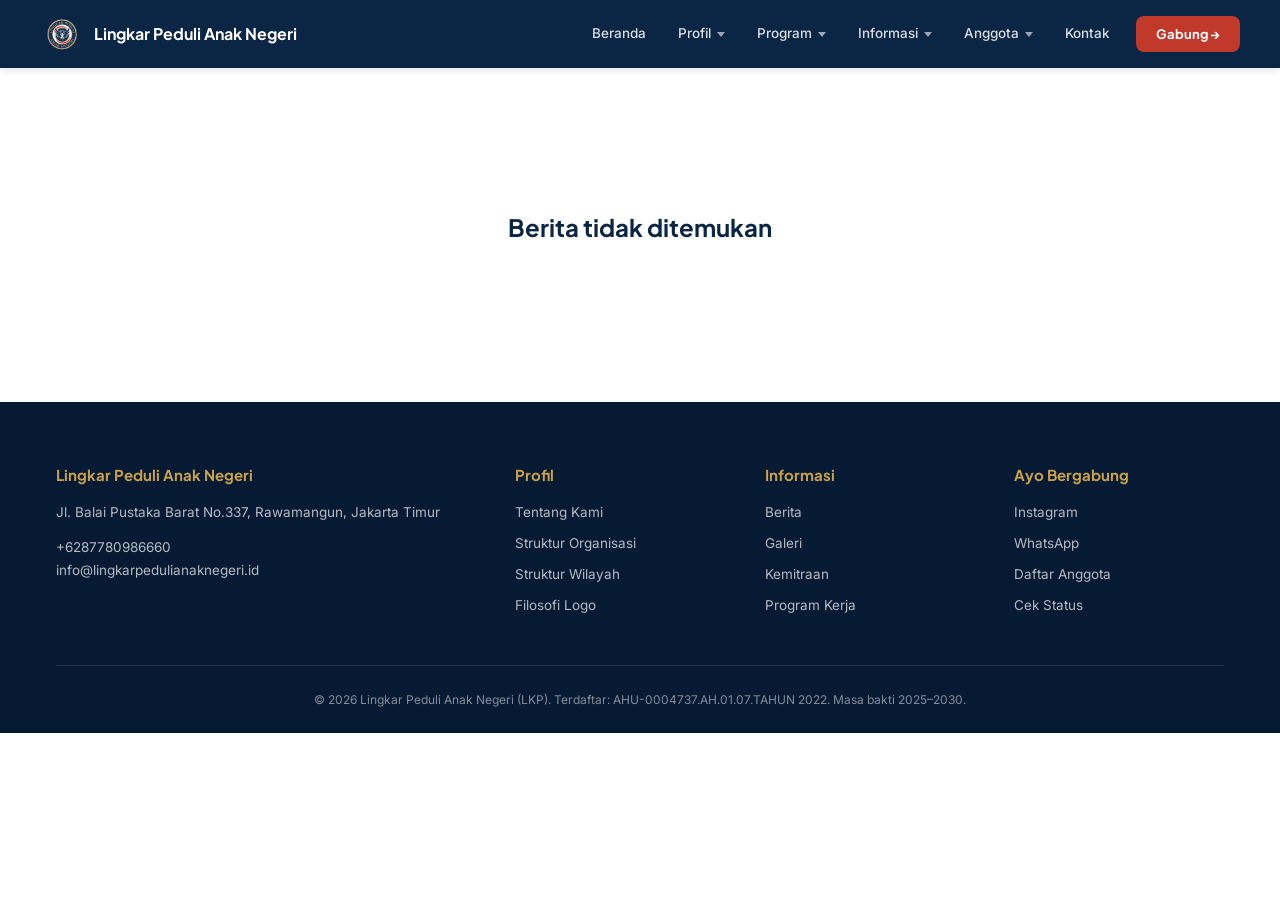
<file: berita-detail.html>
<!DOCTYPE html>
<html lang="id">
<head>
  <meta charset="UTF-8">
  <meta name="viewport" content="width=device-width, initial-scale=1">
  <title>Berita — Lingkar Peduli Anak Negeri</title>
  <link rel="icon" type="image/png" href="assets/img/logo-lkp.png">
  <link rel="preconnect" href="https://fonts.googleapis.com">
  <link href="https://fonts.googleapis.com/css2?family=Inter:wght@400;500;600;700&family=Plus+Jakarta+Sans:wght@600;700;800&display=swap" rel="stylesheet">
  <link rel="stylesheet" href="assets/css/variables.css">
  <link rel="stylesheet" href="assets/css/base.css">
  <link rel="stylesheet" href="assets/css/components.css">
  <link rel="stylesheet" href="assets/css/pages.css">
  <style>
    .artikel {
      max-width: 780px;
      margin: 0 auto;
      background: #fff;
      border-radius: 16px;
      overflow: hidden;
      box-shadow: 0 6px 30px rgba(11,37,69,0.08);
    }
    .artikel__img {
      width: 100%;
      height: 400px;
      object-fit: cover;
      background: var(--color-bg-alt);
    }
    .artikel__body { padding: 40px; }
    @media (max-width: 600px) { .artikel__body { padding: 24px 20px; } }

    .artikel__meta {
      display: flex;
      align-items: center;
      gap: 12px;
      margin-bottom: 16px;
      font-size: 13px;
      color: var(--color-text-soft);
      flex-wrap: wrap;
    }
    .artikel__kat {
      background: rgba(201,162,75,0.15);
      color: var(--color-primary);
      padding: 4px 14px;
      border-radius: 999px;
      font-weight: 700;
      font-size: 11px;
      letter-spacing: 0.5px;
      text-transform: uppercase;
    }
    .artikel__dot { color: var(--color-border); }
    .artikel__judul {
      font-size: clamp(22px, 3vw, 32px);
      line-height: 1.3;
      margin-bottom: 20px;
      color: var(--color-primary);
      font-family: var(--font-heading);
      font-weight: 800;
    }

    /* Reading time */
    .artikel__reading {
      display: inline-flex;
      align-items: center;
      gap: 6px;
      font-size: 12.5px;
      color: var(--color-text-soft);
      background: var(--color-bg-alt);
      padding: 5px 12px;
      border-radius: 999px;
      margin-bottom: 24px;
    }

    .artikel__konten {
      color: var(--color-text);
      font-size: 16px;
      line-height: 1.85;
      white-space: pre-line;
      margin-bottom: 32px;
    }
    .artikel__konten p { margin-bottom: 20px; }
    .artikel__konten::first-letter {
      font-family: var(--font-heading);
      font-size: 3.2em;
      font-weight: 800;
      color: var(--color-accent);
      float: left;
      line-height: 0.9;
      margin: 4px 12px 0 0;
      padding: 4px 8px;
    }

    /* SHARE BAR */
    .share-bar {
      display: flex;
      align-items: center;
      gap: 10px;
      flex-wrap: wrap;
      padding: 20px;
      background: var(--color-bg-alt);
      border-radius: 12px;
      margin-bottom: 24px;
      border-left: 4px solid var(--color-accent);
    }
    .share-bar__label {
      font-family: var(--font-heading);
      font-weight: 700;
      font-size: 13px;
      color: var(--color-primary);
      margin-right: 8px;
    }
    .share-btn {
      display: inline-flex;
      align-items: center;
      gap: 6px;
      padding: 8px 14px;
      border-radius: 8px;
      font-family: var(--font-heading);
      font-size: 12.5px;
      font-weight: 700;
      text-decoration: none;
      border: none;
      cursor: pointer;
      transition: all 200ms ease;
      color: #fff;
    }
    .share-btn:hover {
      transform: translateY(-2px);
      box-shadow: 0 8px 18px rgba(0,0,0,0.15);
    }
    .share-btn--wa { background: #25D366; }
    .share-btn--fb { background: #1877F2; }
    .share-btn--tw { background: #000; }
    .share-btn--tg { background: #0088CC; }
    .share-btn--copy {
      background: var(--color-navy);
    }
    .share-btn--copy.is-copied {
      background: var(--color-hijau);
    }

    /* Back button */
    .artikel__back {
      display: inline-flex;
      align-items: center;
      gap: 6px;
      padding: 12px 20px;
      background: var(--color-cta);
      color: #fff;
      border-radius: 8px;
      font-family: var(--font-heading);
      font-weight: 700;
      font-size: 13px;
      text-decoration: none;
      transition: all 200ms ease;
    }
    .artikel__back:hover {
      background: var(--color-merah-dark);
      color: #fff;
      transform: translateX(-3px);
    }

    /* RELATED */
    .related {
      max-width: 1000px;
      margin: 60px auto 0;
    }
    .related__head {
      display: flex;
      align-items: center;
      gap: 14px;
      margin-bottom: 28px;
    }
    .related__head::after {
      content: '';
      flex: 1;
      height: 2px;
      background: linear-gradient(90deg, var(--color-accent), transparent);
    }
    .related__title {
      font-family: var(--font-heading);
      font-size: 20px;
      color: var(--color-primary);
      margin: 0;
    }
    .related__grid {
      display: grid;
      grid-template-columns: repeat(3, 1fr);
      gap: 20px;
    }
    @media (max-width: 800px) { .related__grid { grid-template-columns: 1fr; } }
    .related__card {
      background: #fff;
      border-radius: 14px;
      overflow: hidden;
      box-shadow: 0 3px 14px rgba(11,37,69,0.06);
      text-decoration: none;
      color: inherit;
      transition: all 240ms ease;
      display: flex;
      flex-direction: column;
    }
    .related__card:hover {
      transform: translateY(-5px);
      box-shadow: 0 16px 36px rgba(11,37,69,0.14);
    }
    .related__img {
      width: 100%;
      height: 150px;
      object-fit: cover;
      background: var(--color-bg-alt);
    }
    .related__body { padding: 16px; flex: 1; display: flex; flex-direction: column; }
    .related__meta {
      font-size: 11px;
      color: var(--color-text-soft);
      margin-bottom: 8px;
    }
    .related__judul {
      font-family: var(--font-heading);
      font-size: 14px;
      font-weight: 700;
      color: var(--color-primary);
      line-height: 1.35;
      margin: 0 0 8px;
      flex: 1;
    }
    .related__cta {
      color: var(--color-cta);
      font-size: 12px;
      font-weight: 700;
    }

    .loading-block { text-align: center; padding: 80px 20px; color: var(--color-text-soft); }
  </style>
</head>
<body>

  <section class="section">
    <div class="container">
      <div id="artikelContainer">
        <div class="loading-block">Memuat berita...</div>
      </div>

      <!-- RELATED -->
      <div class="related" id="relatedWrap" style="display:none;">
        <div class="related__head">
          <h3 class="related__title">Berita Terkait</h3>
        </div>
        <div class="related__grid" id="relatedGrid"></div>
      </div>
    </div>
  </section>

  <script type="module">
    import './assets/js/components.js';
    import { fetchBeritaBySlug, fetchBerita, formatTanggal, escapeHtml } from './assets/js/api.js';

    const container = document.getElementById('artikelContainer');
    const relatedWrap = document.getElementById('relatedWrap');
    const relatedGrid = document.getElementById('relatedGrid');

    function readingTime(text) {
      const words = String(text || '').split(/\s+/).length;
      const min = Math.max(1, Math.round(words / 200));
      return `${min} menit baca`;
    }

    async function renderArtikel() {
      const params = new URLSearchParams(location.search);
      const slug = params.get('slug');

      if (!slug) {
        container.innerHTML = `<div class="loading-block"><h3>Berita tidak ditemukan</h3></div>`;
        return;
      }

      try {
        const b = await fetchBeritaBySlug(slug);
        if (!b) {
          container.innerHTML = `<div class="loading-block"><h3>Berita tidak ditemukan</h3></div>`;
          return;
        }

        document.title = `${b.judul} — LKP`;
        const pageUrl = `https://lingkarpedulianaknegeri.id/berita-detail.html?slug=${encodeURIComponent(slug)}`;
        const shareText = encodeURIComponent(`${b.judul} — Lingkar Peduli Anak Negeri`);

        container.innerHTML = `
          <article class="artikel">
            <img class="artikel__img" src="${escapeHtml(b.thumbnail)}" alt="${escapeHtml(b.judul)}"
                 onerror="this.src='https://placehold.co/1200x600/0B2545/C9A24B?text=Berita'">
            <div class="artikel__body">
              <div class="artikel__meta">
                <span class="artikel__kat">${escapeHtml(b.kategori || 'Umum')}</span>
                <span class="artikel__dot">•</span>
                <span>${formatTanggal(b.tanggal)}</span>
              </div>
              <h1 class="artikel__judul">${escapeHtml(b.judul)}</h1>
              <div class="artikel__reading">⏱️ ${readingTime(b.konten || b.ringkasan)}</div>
              <div class="artikel__konten">${escapeHtml(b.konten || b.ringkasan || '')}</div>

              <div class="share-bar">
                <span class="share-bar__label">Bagikan:</span>
                <a class="share-btn share-btn--wa" href="https://wa.me/?text=${shareText}%20${encodeURIComponent(pageUrl)}" target="_blank" rel="noopener">WhatsApp</a>
                <a class="share-btn share-btn--fb" href="https://www.facebook.com/sharer/sharer.php?u=${encodeURIComponent(pageUrl)}" target="_blank" rel="noopener">Facebook</a>
                <a class="share-btn share-btn--tw" href="https://twitter.com/intent/tweet?text=${shareText}&url=${encodeURIComponent(pageUrl)}" target="_blank" rel="noopener">Twitter</a>
                <a class="share-btn share-btn--tg" href="https://t.me/share/url?url=${encodeURIComponent(pageUrl)}&text=${shareText}" target="_blank" rel="noopener">Telegram</a>
                <button class="share-btn share-btn--copy" id="copyBtn" data-url="${escapeHtml(pageUrl)}">🔗 Copy Link</button>
              </div>

              <a href="berita.html" class="artikel__back">← Kembali ke Berita</a>
            </div>
          </article>
        `;

        // Copy button
        document.getElementById('copyBtn').addEventListener('click', async (e) => {
          const btn = e.currentTarget;
          try {
            await navigator.clipboard.writeText(btn.dataset.url);
            btn.textContent = '✓ Link Dicopy!';
            btn.classList.add('is-copied');
            setTimeout(() => {
              btn.textContent = '🔗 Copy Link';
              btn.classList.remove('is-copied');
            }, 2000);
          } catch (err) {
            alert('Gagal copy. Copy manual: ' + btn.dataset.url);
          }
        });

        // Load related
        await renderRelated(b);

      } catch (err) {
        container.innerHTML = `<div class="loading-block"><h3>Gagal memuat</h3><p>${escapeHtml(err.message)}</p></div>`;
      }
    }

    async function renderRelated(current) {
      try {
        const all = await fetchBerita();
        // Prioritas: kategori sama, exclude current
        let related = all.filter(x => x.slug !== current.slug && x.kategori === current.kategori);
        // Kalau kurang dari 3, tambah dari kategori lain
        if (related.length < 3) {
          const others = all.filter(x => x.slug !== current.slug && x.kategori !== current.kategori);
          related = related.concat(others);
        }
        related = related.slice(0, 3);

        if (!related.length) return;

        relatedWrap.style.display = 'block';
        relatedGrid.innerHTML = related.map(r => `
          <a href="berita-detail.html?slug=${encodeURIComponent(r.slug)}" class="related__card">
            <img class="related__img" src="${escapeHtml(r.thumbnail)}" alt="${escapeHtml(r.judul)}" loading="lazy"
                 onerror="this.src='https://placehold.co/800x500/0B2545/C9A24B?text=Berita'">
            <div class="related__body">
              <div class="related__meta">${formatTanggal(r.tanggal)} · ${escapeHtml(r.kategori || 'Umum')}</div>
              <h4 class="related__judul">${escapeHtml(r.judul)}</h4>
              <span class="related__cta">Baca →</span>
            </div>
          </a>
        `).join('');
      } catch (err) {
        console.warn('Related load error:', err);
      }
    }

    document.addEventListener('DOMContentLoaded', renderArtikel);
  </script>
</body>
</html>
</file>
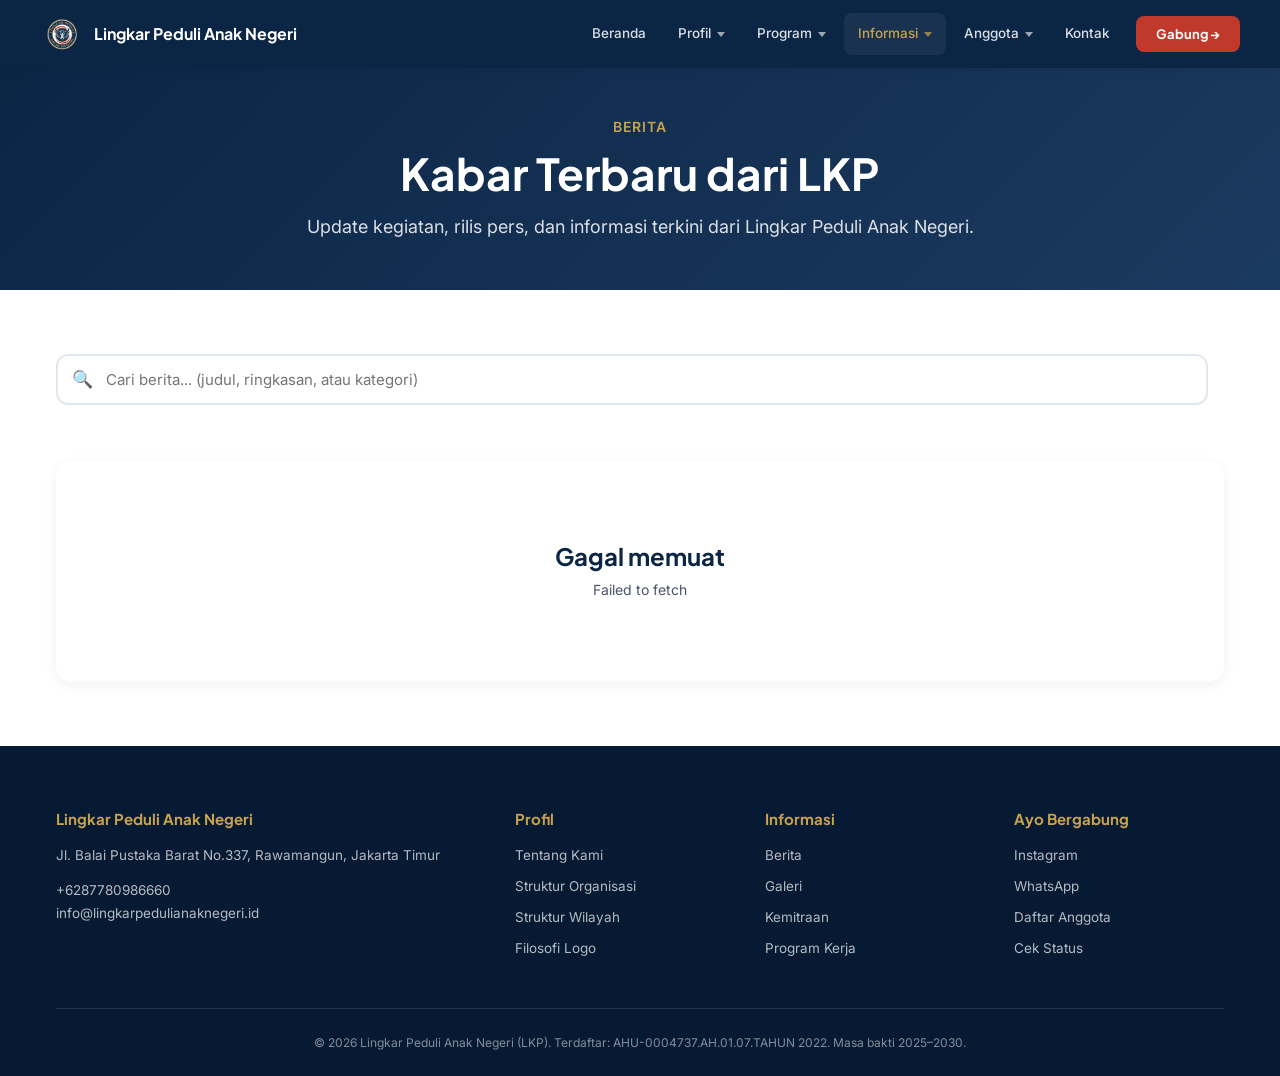
<file: berita.html>
<!DOCTYPE html>
<html lang="id">
<head>
  <meta charset="UTF-8">
  <meta name="viewport" content="width=device-width, initial-scale=1">
  <title>Berita — Lingkar Peduli Anak Negeri</title>
  <meta name="description" content="Berita, kegiatan, dan rilis pers Lingkar Peduli Anak Negeri.">
  <link rel="canonical" href="https://lingkarpedulianaknegeri.id/berita.html">
  <meta property="og:url" content="https://lingkarpedulianaknegeri.id/berita.html">
  <link rel="icon" type="image/png" href="assets/img/logo-lkp.png">
  <link rel="preconnect" href="https://fonts.googleapis.com">
  <link href="https://fonts.googleapis.com/css2?family=Inter:wght@400;500;600;700&family=Plus+Jakarta+Sans:wght@600;700;800&display=swap" rel="stylesheet">
  <link rel="stylesheet" href="assets/css/variables.css">
  <link rel="stylesheet" href="assets/css/base.css">
  <link rel="stylesheet" href="assets/css/components.css">
  <link rel="stylesheet" href="assets/css/pages.css">
  <style>
    /* Toolbar: Search + Filter */
    .bt-toolbar {
      display: grid;
      grid-template-columns: 1fr auto;
      gap: 16px;
      margin-bottom: 32px;
      align-items: center;
    }
    @media (max-width: 700px) {
      .bt-toolbar { grid-template-columns: 1fr; }
    }
    .bt-search {
      position: relative;
    }
    .bt-search input {
      width: 100%;
      padding: 14px 48px 14px 48px;
      border: 2px solid var(--color-border);
      border-radius: 12px;
      font-size: 15px;
      font-family: var(--font-body);
      background: #fff;
      transition: all 200ms ease;
    }
    .bt-search input:focus {
      outline: none;
      border-color: var(--color-accent);
      box-shadow: 0 0 0 4px rgba(201,162,75,0.12);
    }
    .bt-search__icon {
      position: absolute;
      left: 16px;
      top: 50%;
      transform: translateY(-50%);
      color: var(--color-text-soft);
      font-size: 17px;
      pointer-events: none;
    }
    .bt-search__clear {
      position: absolute;
      right: 12px;
      top: 50%;
      transform: translateY(-50%);
      background: var(--color-bg-alt);
      border: none;
      color: var(--color-text-soft);
      width: 28px; height: 28px;
      border-radius: 50%;
      cursor: pointer;
      font-size: 14px;
      display: none;
      align-items: center;
      justify-content: center;
      transition: all 180ms ease;
    }
    .bt-search__clear:hover {
      background: var(--color-cta);
      color: #fff;
    }
    .bt-search.has-text .bt-search__clear { display: flex; }

    .bt-cats {
      display: flex;
      gap: 8px;
      flex-wrap: wrap;
    }
    .bt-cat {
      background: #fff;
      border: 2px solid var(--color-border);
      color: var(--color-text-soft);
      padding: 8px 16px;
      border-radius: 999px;
      font-family: var(--font-heading);
      font-size: 12.5px;
      font-weight: 700;
      cursor: pointer;
      transition: all 180ms ease;
      white-space: nowrap;
    }
    .bt-cat:hover {
      border-color: var(--color-accent);
      color: var(--color-primary);
    }
    .bt-cat.is-active {
      background: var(--color-navy);
      border-color: var(--color-navy);
      color: #fff;
    }

    /* Result info */
    .bt-info {
      display: flex;
      justify-content: space-between;
      align-items: center;
      margin-bottom: 24px;
      font-size: 13px;
      color: var(--color-text-soft);
      flex-wrap: wrap;
      gap: 8px;
    }
    .bt-info strong { color: var(--color-primary); font-weight: 700; }

    /* Grid berita */
    .bt-grid {
      display: grid;
      grid-template-columns: repeat(auto-fill, minmax(300px, 1fr));
      gap: 24px;
    }
    .bt-card {
      background: #fff;
      border-radius: 16px;
      overflow: hidden;
      box-shadow: 0 3px 14px rgba(11,37,69,0.06);
      transition: all 260ms cubic-bezier(.4,0,.2,1);
      display: flex;
      flex-direction: column;
      text-decoration: none;
      color: inherit;
      position: relative;
    }
    .bt-card:hover {
      transform: translateY(-6px);
      box-shadow: 0 20px 45px rgba(11,37,69,0.14);
    }
    .bt-card__img {
      width: 100%;
      height: 190px;
      object-fit: cover;
      background: var(--color-bg-alt);
      transition: transform 400ms ease;
    }
    .bt-card:hover .bt-card__img { transform: scale(1.06); }
    .bt-card__img-wrap {
      overflow: hidden;
      position: relative;
    }
    .bt-card__body {
      padding: 22px;
      flex: 1;
      display: flex;
      flex-direction: column;
    }
    .bt-card__meta {
      display: flex;
      align-items: center;
      gap: 10px;
      margin-bottom: 12px;
      font-size: 11.5px;
      color: var(--color-text-soft);
      flex-wrap: wrap;
    }
    .bt-card__kat {
      background: rgba(201,162,75,0.15);
      color: var(--color-primary);
      padding: 3px 10px;
      border-radius: 999px;
      font-weight: 700;
      font-size: 10px;
      letter-spacing: 0.5px;
      text-transform: uppercase;
    }
    .bt-card__judul {
      font-size: 16px;
      margin: 0 0 10px;
      line-height: 1.35;
      color: var(--color-primary);
      font-family: var(--font-heading);
      font-weight: 700;
    }
    .bt-card__judul mark {
      background: rgba(201,162,75,0.35);
      color: var(--color-primary);
      padding: 0 2px;
      border-radius: 3px;
    }
    .bt-card__ringkas {
      color: var(--color-text-soft);
      font-size: 13px;
      line-height: 1.6;
      flex: 1;
      margin: 0 0 14px;
    }
    .bt-card__cta {
      color: var(--color-cta);
      font-weight: 700;
      font-size: 13px;
      display: inline-flex;
      align-items: center;
      gap: 4px;
    }

    /* Empty state */
    .bt-empty {
      text-align: center;
      padding: 80px 24px;
      background: #fff;
      border-radius: 16px;
      box-shadow: 0 3px 14px rgba(11,37,69,0.06);
      grid-column: 1/-1;
    }
    .bt-empty__icon {
      font-size: 56px;
      margin-bottom: 16px;
      opacity: 0.5;
    }
    .bt-empty h3 { color: var(--color-primary); margin-bottom: 8px; }
    .bt-empty p { color: var(--color-text-soft); font-size: 14px; margin: 0; }

    /* Skeleton loading */
    .bt-skeleton {
      background: #fff;
      border-radius: 16px;
      overflow: hidden;
      box-shadow: 0 3px 14px rgba(11,37,69,0.06);
    }
    .bt-skeleton__img {
      height: 190px;
      background: linear-gradient(90deg, #f1f5f9 25%, #e2e8f0 50%, #f1f5f9 75%);
      background-size: 200% 100%;
      animation: shimmer 1.5s infinite;
    }
    .bt-skeleton__body { padding: 22px; }
    .bt-skeleton__line {
      height: 12px;
      background: linear-gradient(90deg, #f1f5f9 25%, #e2e8f0 50%, #f1f5f9 75%);
      background-size: 200% 100%;
      animation: shimmer 1.5s infinite;
      border-radius: 6px;
      margin-bottom: 10px;
    }
    .bt-skeleton__line--short { width: 60%; }
    .bt-skeleton__line--title { height: 18px; width: 90%; margin-bottom: 14px; }
    @keyframes shimmer {
      0% { background-position: 200% 0; }
      100% { background-position: -200% 0; }
    }
  </style>
</head>
<body>

  <header class="page-header">
    <div class="container">
      <p class="page-header__eyebrow">Berita</p>
      <h1>Kabar Terbaru dari LKP</h1>
      <p class="page-header__lead">
        Update kegiatan, rilis pers, dan informasi terkini dari Lingkar Peduli Anak Negeri.
      </p>
    </div>
  </header>

  <section class="section">
    <div class="container">

      <!-- TOOLBAR -->
      <div class="bt-toolbar">
        <div class="bt-search" id="searchWrap">
          <span class="bt-search__icon">🔍</span>
          <input type="text" id="searchInput" placeholder="Cari berita... (judul, ringkasan, atau kategori)">
          <button class="bt-search__clear" id="searchClear" aria-label="Hapus pencarian">✕</button>
        </div>
        <div class="bt-cats" id="catFilter"></div>
      </div>

      <!-- INFO -->
      <div class="bt-info" id="resultInfo"></div>

      <!-- GRID -->
      <div class="bt-grid" id="beritaGrid">
        <div class="bt-skeleton"><div class="bt-skeleton__img"></div><div class="bt-skeleton__body">
          <div class="bt-skeleton__line bt-skeleton__line--short"></div>
          <div class="bt-skeleton__line bt-skeleton__line--title"></div>
          <div class="bt-skeleton__line"></div>
          <div class="bt-skeleton__line bt-skeleton__line--short"></div>
        </div></div>
        <div class="bt-skeleton"><div class="bt-skeleton__img"></div><div class="bt-skeleton__body">
          <div class="bt-skeleton__line bt-skeleton__line--short"></div>
          <div class="bt-skeleton__line bt-skeleton__line--title"></div>
          <div class="bt-skeleton__line"></div>
          <div class="bt-skeleton__line bt-skeleton__line--short"></div>
        </div></div>
        <div class="bt-skeleton"><div class="bt-skeleton__img"></div><div class="bt-skeleton__body">
          <div class="bt-skeleton__line bt-skeleton__line--short"></div>
          <div class="bt-skeleton__line bt-skeleton__line--title"></div>
          <div class="bt-skeleton__line"></div>
          <div class="bt-skeleton__line bt-skeleton__line--short"></div>
        </div></div>
      </div>

    </div>
  </section>

  <script type="module">
    import './assets/js/components.js';
    import { fetchBerita, formatTanggal, escapeHtml } from './assets/js/api.js';

    let allBerita = [];
    let activeCat = 'Semua';
    let searchQuery = '';

    const grid = document.getElementById('beritaGrid');
    const searchInput = document.getElementById('searchInput');
    const searchWrap = document.getElementById('searchWrap');
    const searchClear = document.getElementById('searchClear');
    const catFilter = document.getElementById('catFilter');
    const resultInfo = document.getElementById('resultInfo');

    // Highlight keyword di text
    function highlight(text, q) {
      if (!q) return escapeHtml(text);
      const safe = escapeHtml(text);
      const regex = new RegExp(`(${q.replace(/[.*+?^${}()|[\]\\]/g, '\\$&')})`, 'gi');
      return safe.replace(regex, '<mark>$1</mark>');
    }

    function renderCats() {
      const cats = ['Semua', ...new Set(allBerita.map(b => b.kategori).filter(Boolean))];
      catFilter.innerHTML = cats.map(c => `
        <button class="bt-cat ${c === activeCat ? 'is-active' : ''}" data-cat="${escapeHtml(c)}">
          ${escapeHtml(c)}
        </button>
      `).join('');
      catFilter.querySelectorAll('.bt-cat').forEach(btn => {
        btn.addEventListener('click', () => {
          activeCat = btn.dataset.cat;
          renderCats();
          renderGrid();
        });
      });
    }

    function filterData() {
      let data = [...allBerita];
      if (activeCat !== 'Semua') {
        data = data.filter(b => b.kategori === activeCat);
      }
      if (searchQuery) {
        const q = searchQuery.toLowerCase();
        data = data.filter(b =>
          String(b.judul || '').toLowerCase().includes(q) ||
          String(b.ringkasan || '').toLowerCase().includes(q) ||
          String(b.kategori || '').toLowerCase().includes(q)
        );
      }
      return data;
    }

    function renderGrid() {
      const data = filterData();

      // Info
      const total = allBerita.length;
      const shown = data.length;
      if (shown === 0) {
        resultInfo.innerHTML = `<span>Tidak ada berita yang cocok</span>`;
      } else if (shown === total && activeCat === 'Semua' && !searchQuery) {
        resultInfo.innerHTML = `<span>Menampilkan <strong>${shown}</strong> berita</span>`;
      } else {
        resultInfo.innerHTML = `<span>Menampilkan <strong>${shown}</strong> dari <strong>${total}</strong> berita</span>`;
      }

      if (!data.length) {
        grid.innerHTML = `
          <div class="bt-empty">
            <div class="bt-empty__icon">🔍</div>
            <h3>Tidak Ada Hasil</h3>
            <p>Coba ubah kata kunci atau pilih kategori lain.</p>
          </div>
        `;
        return;
      }

      grid.innerHTML = data.map(b => `
        <a href="berita-detail.html?slug=${encodeURIComponent(b.slug)}" class="bt-card">
          <div class="bt-card__img-wrap">
            <img class="bt-card__img" src="${escapeHtml(b.thumbnail)}" alt="${escapeHtml(b.judul)}" loading="lazy"
                 onerror="this.src='https://placehold.co/800x500/0B2545/C9A24B?text=Berita'">
          </div>
          <div class="bt-card__body">
            <div class="bt-card__meta">
              <span class="bt-card__kat">${escapeHtml(b.kategori || 'Umum')}</span>
              <span>${formatTanggal(b.tanggal)}</span>
            </div>
            <h3 class="bt-card__judul">${highlight(b.judul, searchQuery)}</h3>
            <p class="bt-card__ringkas">${highlight((b.ringkasan || '').substring(0, 140), searchQuery)}${(b.ringkasan || '').length > 140 ? '...' : ''}</p>
            <span class="bt-card__cta">Baca selengkapnya →</span>
          </div>
        </a>
      `).join('');
    }

    // Search dengan debounce
    let searchTimer;
    searchInput.addEventListener('input', (e) => {
      searchQuery = e.target.value.trim();
      searchWrap.classList.toggle('has-text', !!searchQuery);
      clearTimeout(searchTimer);
      searchTimer = setTimeout(renderGrid, 200);
    });
    searchClear.addEventListener('click', () => {
      searchInput.value = '';
      searchQuery = '';
      searchWrap.classList.remove('has-text');
      renderGrid();
      searchInput.focus();
    });

    async function init() {
      try {
        allBerita = await fetchBerita();
        renderCats();
        renderGrid();
      } catch (err) {
        grid.innerHTML = `<div class="bt-empty"><h3>Gagal memuat</h3><p>${escapeHtml(err.message)}</p></div>`;
      }
    }
    document.addEventListener('DOMContentLoaded', init);
  </script>
</body>
</html>
</file>
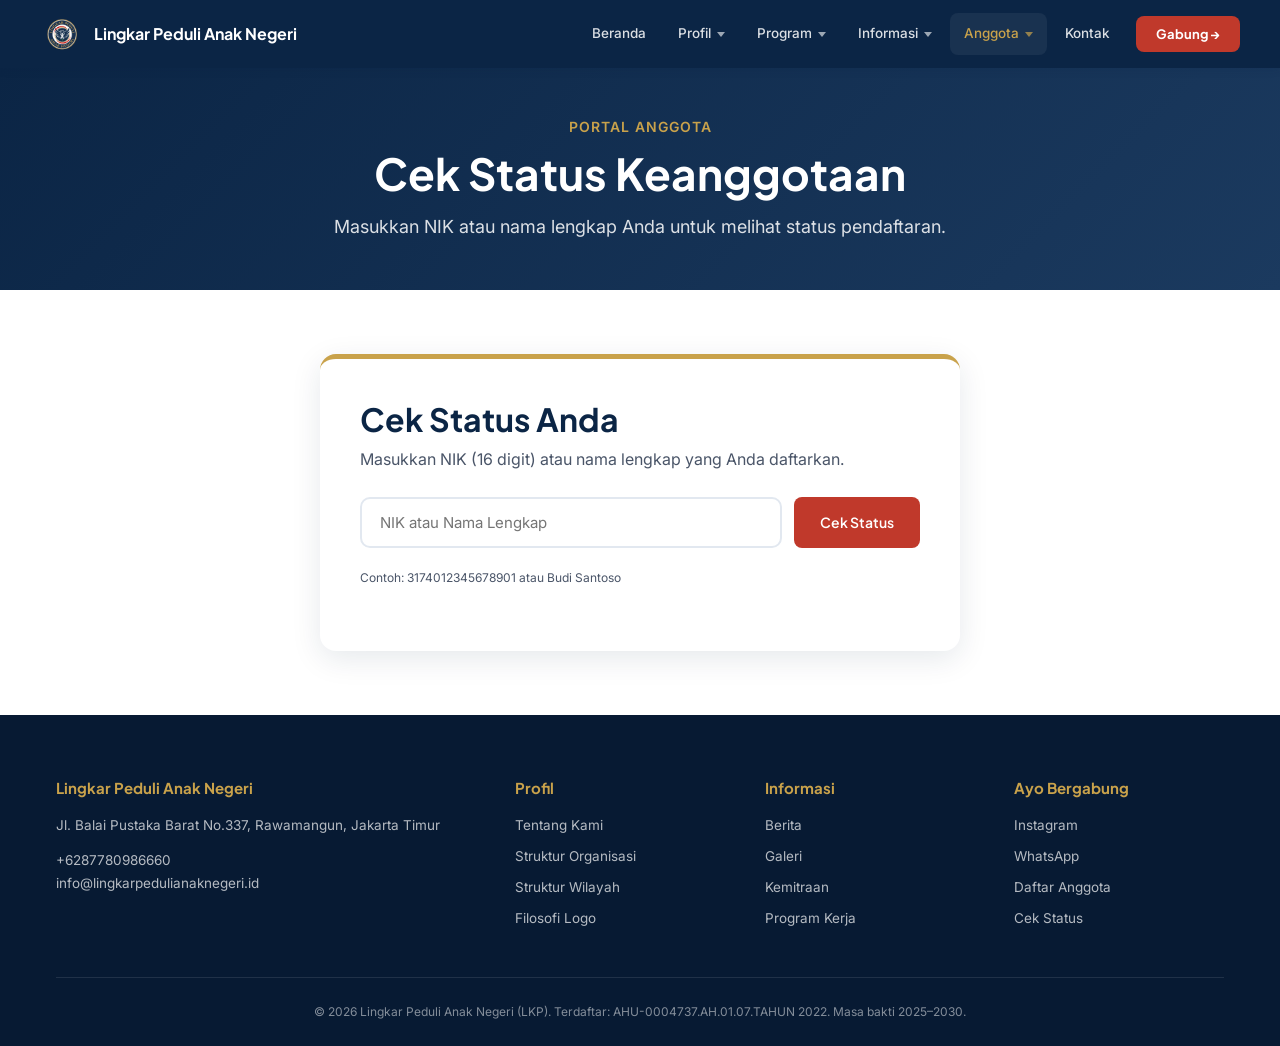
<file: cek-status.html>
<!DOCTYPE html>
<html lang="id">
<head>
  <meta charset="UTF-8">
  <meta name="viewport" content="width=device-width, initial-scale=1">
  <title>Cek Status Keanggotaan — Lingkar Peduli Anak Negeri</title>
  <meta name="description" content="Cek status keanggotaan Anda di Lingkar Peduli Anak Negeri.">
  <link rel="preconnect" href="https://fonts.googleapis.com">
  <link href="https://fonts.googleapis.com/css2?family=Inter:wght@400;500;600&family=Plus+Jakarta+Sans:wght@600;700;800&display=swap" rel="stylesheet">
  <link rel="stylesheet" href="assets/css/variables.css">
  <link rel="stylesheet" href="assets/css/base.css">
  <link rel="stylesheet" href="assets/css/components.css">
  <link rel="stylesheet" href="assets/css/pages.css">
  <style>
    .cek-box {
      max-width: 640px;
      margin: 0 auto;
      background: #fff;
      border-radius: 16px;
      padding: 40px;
      box-shadow: 0 8px 30px rgba(11,37,69,0.10);
      border-top: 5px solid var(--color-accent);
    }
    .cek-box h2 { margin-bottom: 8px; }
    .cek-box > p { color: var(--color-text-soft); margin-bottom: 24px; }
    .cek-input-group {
      display: flex;
      gap: 12px;
      margin-bottom: 20px;
    }
    @media (max-width: 500px) {
      .cek-input-group { flex-direction: column; }
      .cek-box { padding: 24px 20px; }
    }
    .cek-input-group input {
      flex: 1;
      padding: 14px 18px;
      border: 2px solid var(--color-border);
      border-radius: 10px;
      font-size: 15px;
      font-family: var(--font-body);
    }
    .cek-input-group input:focus {
      outline: none;
      border-color: var(--color-accent);
      box-shadow: 0 0 0 3px rgba(201,162,75,0.15);
    }
    .cek-hint {
      font-size: 12px;
      color: var(--color-text-soft);
      margin-top: 10px;
    }
    .cek-result { margin-top: 24px; }

    .result-card {
      background: linear-gradient(135deg, var(--color-navy) 0%, var(--color-navy-soft) 100%);
      color: #fff;
      border-radius: 14px;
      padding: 28px 24px;
      position: relative;
      overflow: hidden;
    }
    .result-card::before {
      content: '';
      position: absolute;
      top: 0; left: 0;
      width: 100%; height: 5px;
      background: var(--color-accent);
    }
    .result-card__label {
      font-size: 11px;
      letter-spacing: 1.5px;
      text-transform: uppercase;
      color: var(--color-accent);
      font-weight: 700;
      margin-bottom: 8px;
    }
    .result-card__name {
      font-family: var(--font-heading);
      font-size: 22px;
      font-weight: 700;
      margin-bottom: 4px;
      color: #fff;
    }
    .result-card__nik {
      font-size: 13px;
      color: rgba(255,255,255,0.7);
      margin-bottom: 20px;
    }
    .result-card__info {
      display: grid;
      grid-template-columns: 1fr 1fr;
      gap: 16px;
      margin-bottom: 20px;
      padding-top: 20px;
      border-top: 1px solid rgba(255,255,255,0.15);
    }
    .result-card__info > div { font-size: 13px; }
    .result-card__info dt {
      font-size: 11px;
      color: rgba(255,255,255,0.6);
      text-transform: uppercase;
      letter-spacing: 0.5px;
      margin-bottom: 4px;
    }
    .result-card__info dd {
      color: #fff;
      font-weight: 600;
      margin: 0;
    }
    .status-badge {
      display: inline-block;
      padding: 8px 18px;
      border-radius: 999px;
      font-weight: 700;
      font-size: 13px;
      letter-spacing: 0.5px;
    }
    .status-badge--pending {
      background: rgba(255,193,7,0.2);
      color: #FFC107;
      border: 1px solid rgba(255,193,7,0.4);
    }
    .status-badge--active {
      background: rgba(46,125,50,0.25);
      color: #66BB6A;
      border: 1px solid rgba(46,125,50,0.5);
    }
    .status-badge--rejected {
      background: rgba(192,57,43,0.25);
      color: #EF5350;
      border: 1px solid rgba(192,57,43,0.5);
    }

    .not-found {
      background: #FFF3CD;
      border: 2px solid #FFC107;
      border-radius: 12px;
      padding: 20px;
      text-align: center;
      color: #856404;
    }
    .not-found h4 { color: #856404; margin-bottom: 8px; }
    .not-found p { margin: 0; font-size: 14px; }

    .cek-loading {
      text-align: center;
      padding: 30px;
      color: var(--color-text-soft);
    }
  </style>
</head>
<body>

  <header class="page-header">
    <div class="container">
      <p class="page-header__eyebrow">Portal Anggota</p>
      <h1>Cek Status Keanggotaan</h1>
      <p class="page-header__lead">
        Masukkan NIK atau nama lengkap Anda untuk melihat status pendaftaran.
      </p>
    </div>
  </header>

  <section class="section">
    <div class="container">
      <div class="cek-box">
        <h2>Cek Status Anda</h2>
        <p>Masukkan NIK (16 digit) atau nama lengkap yang Anda daftarkan.</p>

        <form id="cekForm">
          <div class="cek-input-group">
            <input type="text" id="query" placeholder="NIK atau Nama Lengkap" required>
            <button type="submit" class="btn btn--primary" id="cekBtn">Cek Status</button>
          </div>
          <p class="cek-hint">Contoh: 3174012345678901 atau Budi Santoso</p>
        </form>

        <div class="cek-result" id="cekResult"></div>
      </div>
    </div>
  </section>

  <script type="module">
    import './assets/js/components.js';
    import { cekStatus, formatTanggal, escapeHtml } from './assets/js/api.js';

    const form = document.getElementById('cekForm');
    const btn = document.getElementById('cekBtn');
    const resultBox = document.getElementById('cekResult');

    function badgeClass(status) {
      const s = String(status || '').toLowerCase();
      if (s.includes('aktif')) return 'status-badge--active';
      if (s.includes('tolak') || s.includes('reject')) return 'status-badge--rejected';
      return 'status-badge--pending';
    }

    form.addEventListener('submit', async (e) => {
      e.preventDefault();
      const q = document.getElementById('query').value.trim();
      if (!q) return;

      btn.disabled = true;
      btn.textContent = 'Mencari...';
      resultBox.innerHTML = '<div class="cek-loading">Mencari data...</div>';

      try {
        const res = await cekStatus(q);

        if (!res.success || !res.data || !res.data.length) {
          resultBox.innerHTML = `
            <div class="not-found">
              <h4>Data Tidak Ditemukan</h4>
              <p>NIK atau nama tidak terdaftar. Pastikan penulisan sudah benar,
                 atau daftar dulu di <a href="gabung.html" style="color:#856404;text-decoration:underline;">halaman pendaftaran</a>.</p>
            </div>
          `;
          btn.disabled = false;
          btn.textContent = 'Cek Status';
          return;
        }

        resultBox.innerHTML = res.data.map(p => `
          <div class="result-card" style="margin-bottom:16px;">
            <div class="result-card__label">Anggota LKP</div>
            <div class="result-card__name">${escapeHtml(p.nama)}</div>
            <div class="result-card__nik">NIK: ${escapeHtml(p.nik || '-')}</div>
            <dl class="result-card__info">
              <div>
                <dt>Provinsi</dt>
                <dd>${escapeHtml(p.provinsi || '-')}</dd>
              </div>
              <div>
                <dt>Kab/Kota</dt>
                <dd>${escapeHtml(p.kabkota || '-')}</dd>
              </div>
              <div>
                <dt>Tanggal Daftar</dt>
                <dd>${formatTanggal(p.tanggal_daftar)}</dd>
              </div>
              <div>
                <dt>Status</dt>
                <dd><span class="status-badge ${badgeClass(p.status)}">${escapeHtml(p.status)}</span></dd>
              </div>
            </dl>
          </div>
        `).join('');

      } catch (err) {
        resultBox.innerHTML = `<div class="not-found"><h4>Terjadi Kesalahan</h4><p>${escapeHtml(err.message)}</p></div>`;
      }

      btn.disabled = false;
      btn.textContent = 'Cek Status';
    });
  </script>
</body>
</html>
</file>
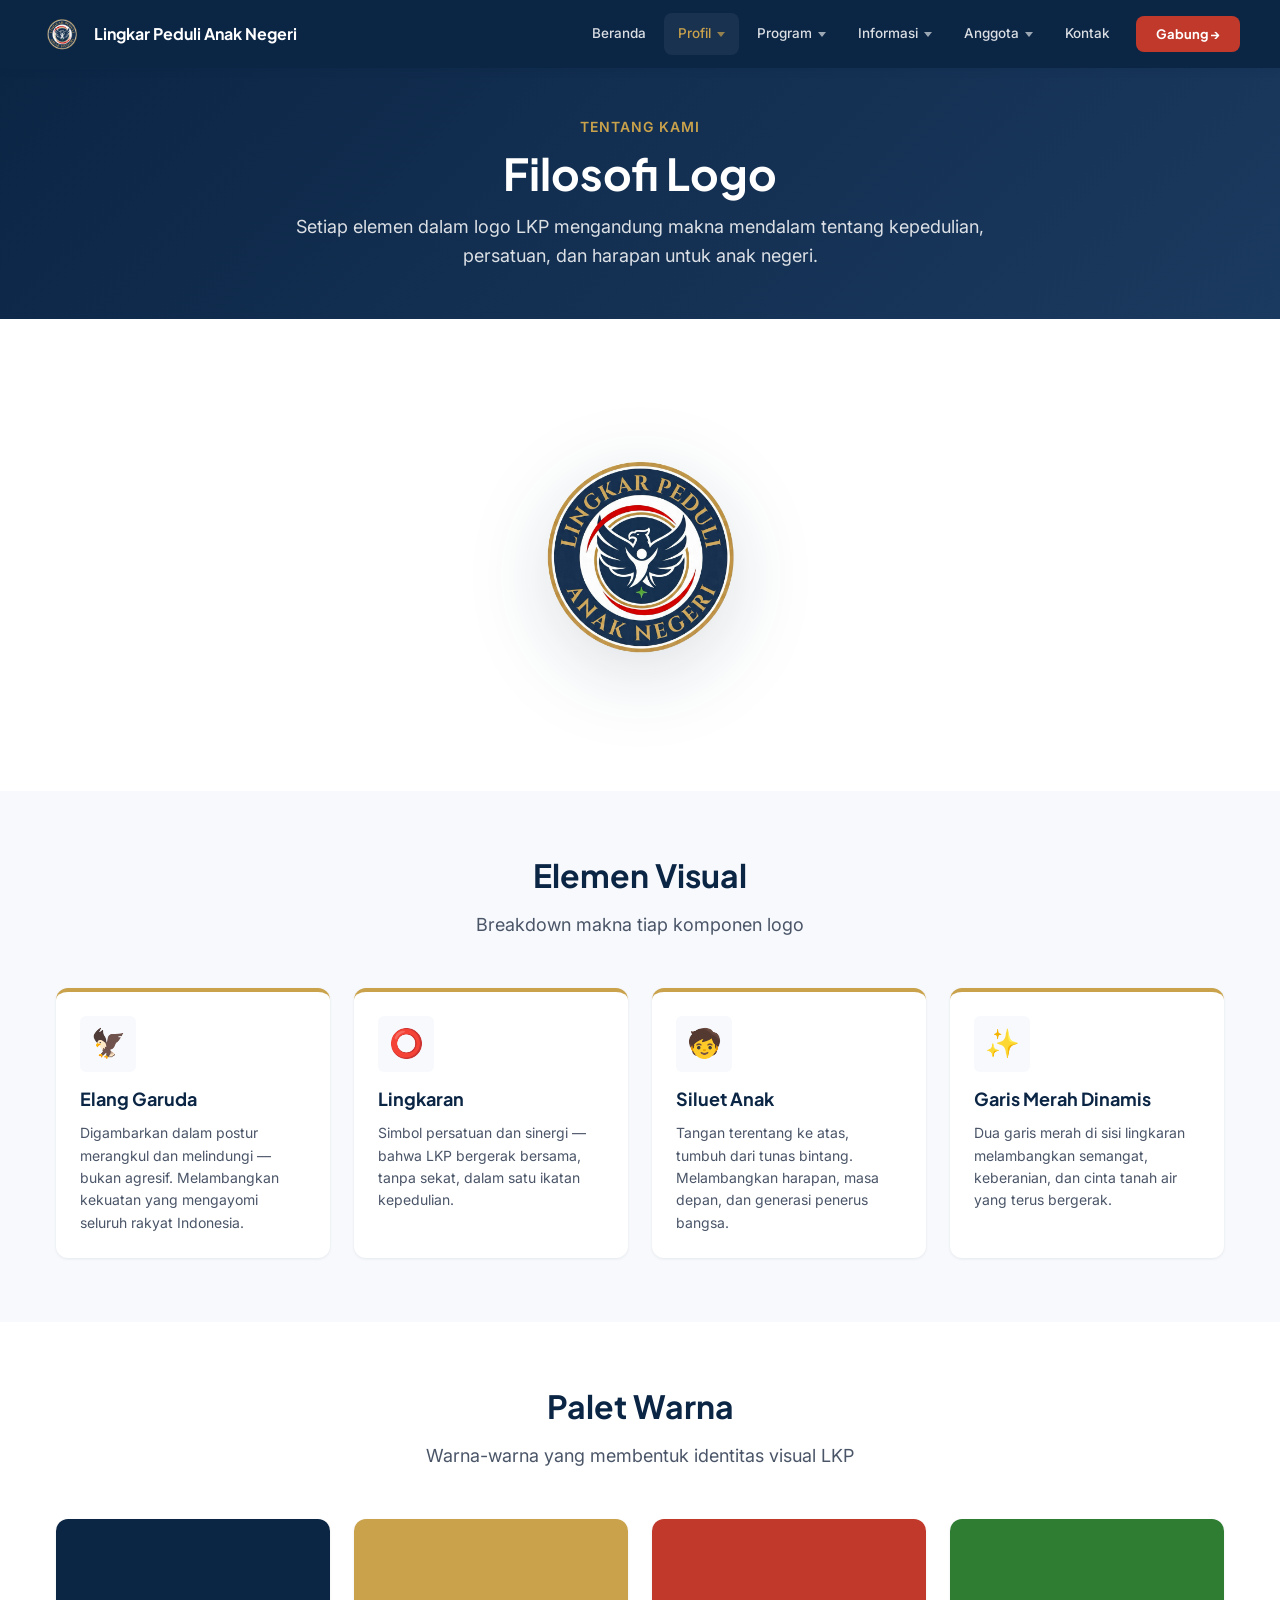
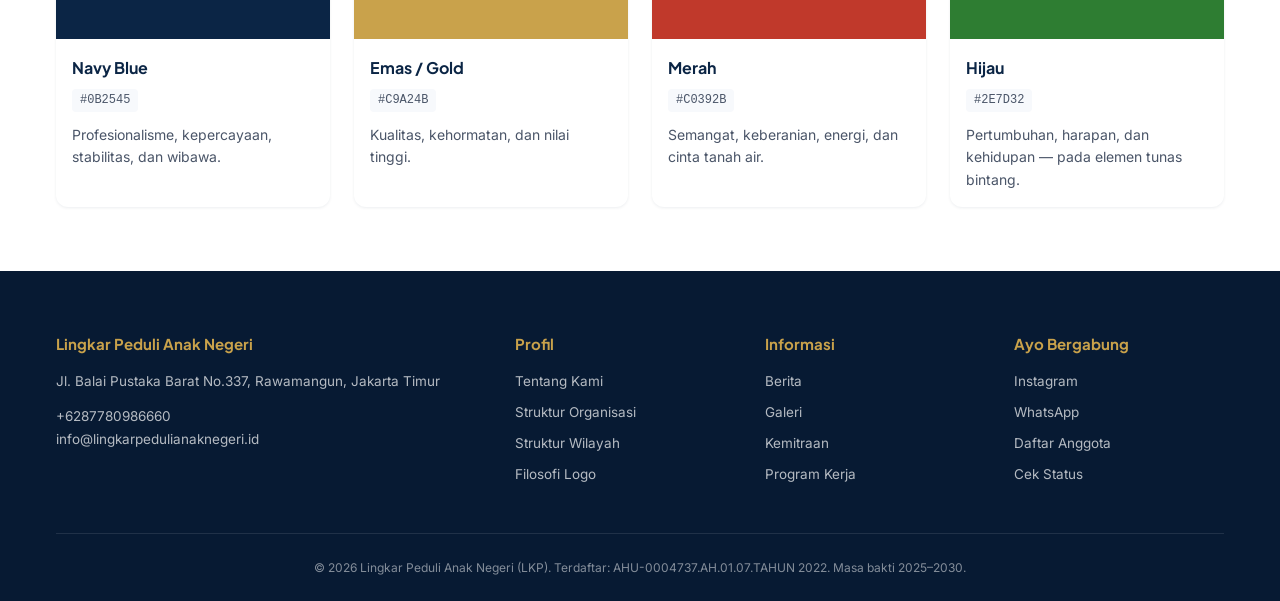
<file: filosofi-logo.html>
<!DOCTYPE html>
<html lang="id">
<head>
  <meta charset="UTF-8">
  <meta name="viewport" content="width=device-width, initial-scale=1">
  <title>Filosofi Logo — Lingkar Peduli Anak Negeri</title>
  <meta name="description" content="Makna di balik setiap elemen visual logo Lingkar Peduli Anak Negeri — Garuda, lingkaran, siluet anak, dan palet warna.">
  <link rel="preconnect" href="https://fonts.googleapis.com">
  <link href="https://fonts.googleapis.com/css2?family=Inter:wght@400;500;600&family=Plus+Jakarta+Sans:wght@600;700;800&display=swap" rel="stylesheet">
  <link rel="stylesheet" href="assets/css/variables.css">
  <link rel="stylesheet" href="assets/css/base.css">
  <link rel="stylesheet" href="assets/css/components.css">
  <link rel="stylesheet" href="assets/css/pages.css">

  <style>
    /* Gaya khusus halaman Filosofi Logo */
    .logo-hero {
      text-align: center;
      padding: var(--space-8) 0;
    }
    .logo-hero img {
      max-width: 280px;
      margin: 0 auto;
      filter: drop-shadow(0 20px 40px rgba(11,37,69,0.15));
    }

    .logo-elements {
      display: grid;
      grid-template-columns: repeat(auto-fit, minmax(260px, 1fr));
      gap: var(--space-6);
    }
    .logo-element {
      background: #fff;
      padding: var(--space-6);
      border-radius: var(--radius-md);
      box-shadow: var(--shadow-sm);
      border-top: 4px solid var(--color-accent);
      transition: all var(--transition);
    }
    .logo-element:hover {
      box-shadow: var(--shadow-md);
      transform: translateY(-4px);
    }
    .logo-element__icon {
      width: 56px; height: 56px;
      display: flex;
      align-items: center;
      justify-content: center;
      background: var(--color-bg-alt);
      border-radius: var(--radius-sm);
      font-size: 1.75rem;
      margin-bottom: var(--space-4);
    }
    .logo-element h3 {
      font-size: var(--fs-lg);
      margin-bottom: var(--space-3);
    }
    .logo-element p {
      color: var(--color-text-soft);
      font-size: var(--fs-sm);
      margin: 0;
    }

    /* Palet warna */
    .palette {
      display: grid;
      grid-template-columns: repeat(auto-fit, minmax(240px, 1fr));
      gap: var(--space-6);
    }
    .swatch {
      background: #fff;
      border-radius: var(--radius-md);
      overflow: hidden;
      box-shadow: var(--shadow-sm);
      transition: all var(--transition);
    }
    .swatch:hover { box-shadow: var(--shadow-md); transform: translateY(-4px); }
    .swatch__color {
      height: 120px;
      background: var(--sw);
    }
    .swatch__info { padding: var(--space-4); }
    .swatch__info strong {
      display: block;
      font-family: var(--font-heading);
      color: var(--color-primary);
      margin-bottom: var(--space-1);
    }
    .swatch__info code {
      display: inline-block;
      background: var(--color-bg-alt);
      color: var(--color-text-soft);
      padding: 2px 8px;
      border-radius: 4px;
      font-size: var(--fs-xs);
      margin-bottom: var(--space-3);
    }
    .swatch__info p {
      font-size: var(--fs-sm);
      color: var(--color-text-soft);
      margin: 0;
    }
  </style>
</head>
<body>

  <header class="page-header">
    <div class="container">
      <p class="page-header__eyebrow">Tentang Kami</p>
      <h1>Filosofi Logo</h1>
      <p class="page-header__lead">
        Setiap elemen dalam logo LKP mengandung makna mendalam tentang
        kepedulian, persatuan, dan harapan untuk anak negeri.
      </p>
    </div>
  </header>

  <section class="section">
    <div class="container">
      <div class="logo-hero">
        <img src="assets/img/logo-lkp.png" alt="Logo Lingkar Peduli Anak Negeri"
             onerror="this.style.display='none'">
      </div>
    </div>
  </section>

  <section class="section section--alt">
    <div class="container">
      <header class="section__header">
        <h2>Elemen Visual</h2>
        <p>Breakdown makna tiap komponen logo</p>
      </header>

      <div class="logo-elements">
        <article class="logo-element">
          <div class="logo-element__icon">🦅</div>
          <h3>Elang Garuda</h3>
          <p>Digambarkan dalam postur merangkul dan melindungi — bukan agresif. Melambangkan kekuatan yang mengayomi seluruh rakyat Indonesia.</p>
        </article>

        <article class="logo-element">
          <div class="logo-element__icon">⭕</div>
          <h3>Lingkaran</h3>
          <p>Simbol persatuan dan sinergi — bahwa LKP bergerak bersama, tanpa sekat, dalam satu ikatan kepedulian.</p>
        </article>

        <article class="logo-element">
          <div class="logo-element__icon">🧒</div>
          <h3>Siluet Anak</h3>
          <p>Tangan terentang ke atas, tumbuh dari tunas bintang. Melambangkan harapan, masa depan, dan generasi penerus bangsa.</p>
        </article>

        <article class="logo-element">
          <div class="logo-element__icon">✨</div>
          <h3>Garis Merah Dinamis</h3>
          <p>Dua garis merah di sisi lingkaran melambangkan semangat, keberanian, dan cinta tanah air yang terus bergerak.</p>
        </article>
      </div>
    </div>
  </section>

  <section class="section">
    <div class="container">
      <header class="section__header">
        <h2>Palet Warna</h2>
        <p>Warna-warna yang membentuk identitas visual LKP</p>
      </header>

      <div class="palette">
        <div class="swatch" style="--sw:#0B2545">
          <div class="swatch__color"></div>
          <div class="swatch__info">
            <strong>Navy Blue</strong>
            <code>#0B2545</code>
            <p>Profesionalisme, kepercayaan, stabilitas, dan wibawa.</p>
          </div>
        </div>

        <div class="swatch" style="--sw:#C9A24B">
          <div class="swatch__color"></div>
          <div class="swatch__info">
            <strong>Emas / Gold</strong>
            <code>#C9A24B</code>
            <p>Kualitas, kehormatan, dan nilai tinggi.</p>
          </div>
        </div>

        <div class="swatch" style="--sw:#C0392B">
          <div class="swatch__color"></div>
          <div class="swatch__info">
            <strong>Merah</strong>
            <code>#C0392B</code>
            <p>Semangat, keberanian, energi, dan cinta tanah air.</p>
          </div>
        </div>

        <div class="swatch" style="--sw:#2E7D32">
          <div class="swatch__color"></div>
          <div class="swatch__info">
            <strong>Hijau</strong>
            <code>#2E7D32</code>
            <p>Pertumbuhan, harapan, dan kehidupan — pada elemen tunas bintang.</p>
          </div>
        </div>
      </div>
    </div>
  </section>

  <script type="module" src="assets/js/components.js"></script>
</body>
</html>
</file>
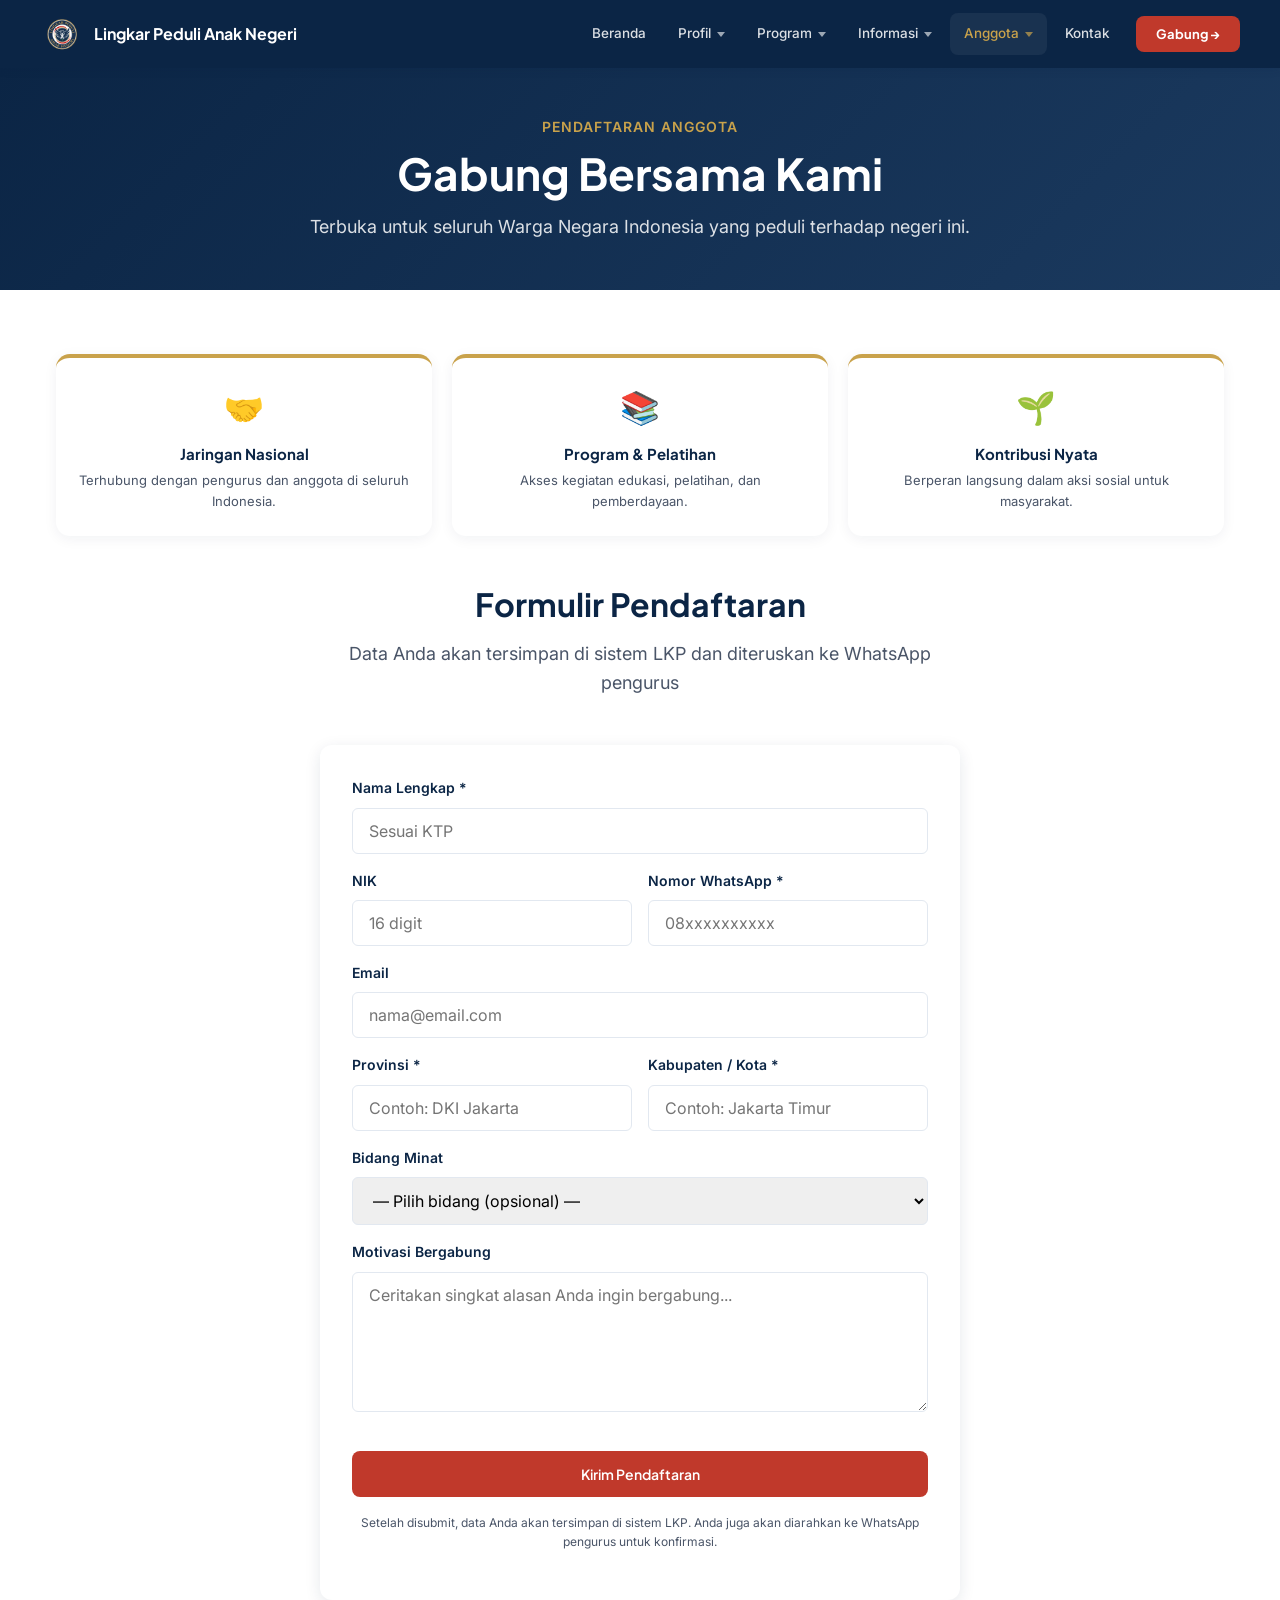
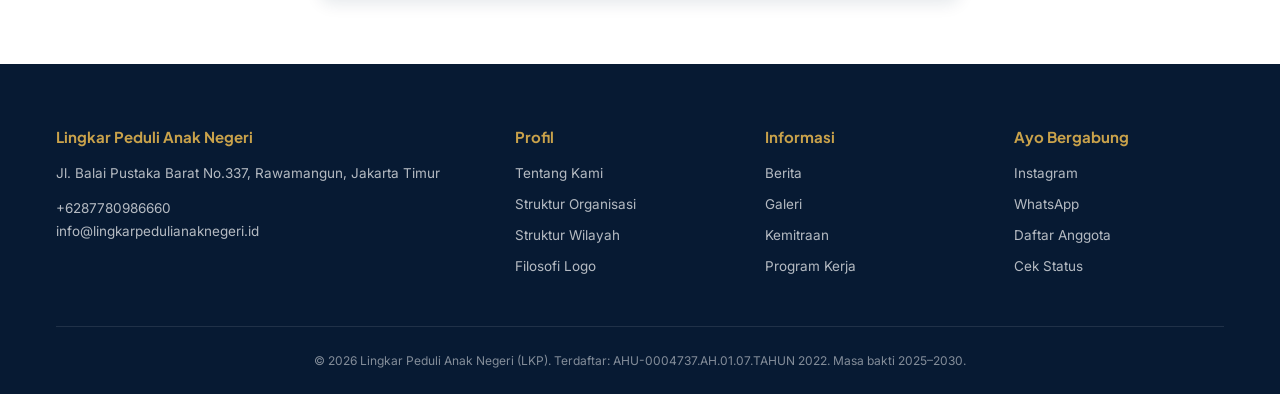
<file: gabung.html>
<!DOCTYPE html>
<html lang="id">
<head>
  <meta charset="UTF-8">
  <meta name="viewport" content="width=device-width, initial-scale=1">
  <title>Gabung Anggota — Lingkar Peduli Anak Negeri</title>
  <meta name="description" content="Formulir pendaftaran anggota Lingkar Peduli Anak Negeri.">
  <link rel="preconnect" href="https://fonts.googleapis.com">
  <link href="https://fonts.googleapis.com/css2?family=Inter:wght@400;500;600&family=Plus+Jakarta+Sans:wght@600;700;800&display=swap" rel="stylesheet">
  <link rel="stylesheet" href="assets/css/variables.css">
  <link rel="stylesheet" href="assets/css/base.css">
  <link rel="stylesheet" href="assets/css/components.css">
  <link rel="stylesheet" href="assets/css/pages.css">
  <style>
    .benefit-grid {
      display: grid;
      grid-template-columns: repeat(auto-fit, minmax(220px, 1fr));
      gap: 20px;
      margin-bottom: 48px;
    }
    .benefit {
      background: #fff;
      padding: 24px 20px;
      border-radius: 14px;
      box-shadow: 0 3px 14px rgba(11,37,69,0.06);
      text-align: center;
      border-top: 4px solid var(--color-accent);
    }
    .benefit__icon { font-size: 32px; margin-bottom: 12px; }
    .benefit h3 { font-size: 15px; margin-bottom: 6px; }
    .benefit p { font-size: 13px; color: var(--color-text-soft); margin: 0; }

    .form-row { display: grid; grid-template-columns: 1fr 1fr; gap: 16px; }
    @media (max-width: 600px) { .form-row { grid-template-columns: 1fr; } }

    .form__note {
      font-size: 12px;
      color: var(--color-text-soft);
      text-align: center;
      margin-top: 16px;
      line-height: 1.6;
    }
    .alert {
      padding: 14px 18px;
      border-radius: 8px;
      font-size: 14px;
      margin-bottom: 20px;
      display: none;
    }
    .alert.is-show { display: block; }
    .alert--success {
      background: #E8F5E9;
      color: #1B5E20;
      border-left: 4px solid #2E7D32;
    }
    .alert--error {
      background: #FFEBEE;
      color: #B71C1C;
      border-left: 4px solid #C0392B;
    }
    .form__submit:disabled {
      opacity: 0.6;
      cursor: not-allowed;
    }
  </style>
</head>
<body>

  <header class="page-header">
    <div class="container">
      <p class="page-header__eyebrow">Pendaftaran Anggota</p>
      <h1>Gabung Bersama Kami</h1>
      <p class="page-header__lead">
        Terbuka untuk seluruh Warga Negara Indonesia yang peduli terhadap negeri ini.
      </p>
    </div>
  </header>

  <section class="section">
    <div class="container">

      <div class="benefit-grid">
        <div class="benefit">
          <div class="benefit__icon">🤝</div>
          <h3>Jaringan Nasional</h3>
          <p>Terhubung dengan pengurus dan anggota di seluruh Indonesia.</p>
        </div>
        <div class="benefit">
          <div class="benefit__icon">📚</div>
          <h3>Program &amp; Pelatihan</h3>
          <p>Akses kegiatan edukasi, pelatihan, dan pemberdayaan.</p>
        </div>
        <div class="benefit">
          <div class="benefit__icon">🌱</div>
          <h3>Kontribusi Nyata</h3>
          <p>Berperan langsung dalam aksi sosial untuk masyarakat.</p>
        </div>
      </div>

      <header class="section__header">
        <h2>Formulir Pendaftaran</h2>
        <p>Data Anda akan tersimpan di sistem LKP dan diteruskan ke WhatsApp pengurus</p>
      </header>

      <form class="form" id="gabungForm" novalidate>

        <div class="alert" id="alertBox"></div>

        <div class="form-group">
          <label for="nama">Nama Lengkap *</label>
          <input type="text" id="nama" name="nama" required placeholder="Sesuai KTP">
        </div>

        <div class="form-row">
          <div class="form-group">
            <label for="nik">NIK</label>
            <input type="text" id="nik" name="nik" inputmode="numeric" maxlength="16" placeholder="16 digit">
          </div>
          <div class="form-group">
            <label for="whatsapp">Nomor WhatsApp *</label>
            <input type="tel" id="whatsapp" name="whatsapp" required placeholder="08xxxxxxxxxx">
          </div>
        </div>

        <div class="form-group">
          <label for="email">Email</label>
          <input type="email" id="email" name="email" placeholder="nama@email.com">
        </div>

        <div class="form-row">
          <div class="form-group">
            <label for="provinsi">Provinsi *</label>
            <input type="text" id="provinsi" name="provinsi" required placeholder="Contoh: DKI Jakarta">
          </div>
          <div class="form-group">
            <label for="kabkota">Kabupaten / Kota *</label>
            <input type="text" id="kabkota" name="kabkota" required placeholder="Contoh: Jakarta Timur">
          </div>
        </div>

        <div class="form-group">
          <label for="bidang_minat">Bidang Minat</label>
          <select id="bidang_minat" name="bidang_minat">
            <option value="">— Pilih bidang (opsional) —</option>
            <option value="Sosial Kemasyarakatan">Sosial Kemasyarakatan</option>
            <option value="Edukasi dan Pelatihan">Edukasi dan Pelatihan</option>
            <option value="Konsultasi">Konsultasi</option>
            <option value="Ekonomi dan Bisnis">Ekonomi dan Bisnis</option>
            <option value="Bantuan Hukum dan Politik">Bantuan Hukum dan Politik</option>
            <option value="Pemberdayaan Perempuan dan Anak">Pemberdayaan Perempuan dan Anak</option>
          </select>
        </div>

        <div class="form-group">
          <label for="motivasi">Motivasi Bergabung</label>
          <textarea id="motivasi" name="motivasi" placeholder="Ceritakan singkat alasan Anda ingin bergabung..."></textarea>
        </div>

        <button type="submit" class="btn btn--primary form__submit" id="submitBtn">
          Kirim Pendaftaran
        </button>

        <p class="form__note">
          Setelah disubmit, data Anda akan tersimpan di sistem LKP. Anda juga
          akan diarahkan ke WhatsApp pengurus untuk konfirmasi.
        </p>
      </form>

    </div>
  </section>

  <script type="module">
    import './assets/js/components.js';
    import { CONFIG } from './assets/js/config.js';
    import { postAnggota } from './assets/js/api.js';

    const form = document.getElementById('gabungForm');
    const submitBtn = document.getElementById('submitBtn');
    const alertBox = document.getElementById('alertBox');

    function showAlert(type, msg) {
      alertBox.className = 'alert alert--' + type + ' is-show';
      alertBox.textContent = msg;
    }

    form.addEventListener('submit', async (e) => {
      e.preventDefault();

      const data = {
        nama:         document.getElementById('nama').value.trim(),
        nik:          document.getElementById('nik').value.trim(),
        whatsapp:     document.getElementById('whatsapp').value.trim(),
        email:        document.getElementById('email').value.trim(),
        provinsi:     document.getElementById('provinsi').value.trim(),
        kabkota:      document.getElementById('kabkota').value.trim(),
        bidang_minat: document.getElementById('bidang_minat').value,
        motivasi:     document.getElementById('motivasi').value.trim(),
      };

      const required = ['nama', 'whatsapp', 'provinsi', 'kabkota'];
      const missing = required.filter(k => !data[k]);
      if (missing.length) {
        showAlert('error', 'Mohon lengkapi kolom bertanda *.');
        return;
      }

      submitBtn.disabled = true;
      submitBtn.textContent = 'Mengirim...';
      alertBox.classList.remove('is-show');

      try {
        // 1. Simpan ke Google Sheets
        const result = await postAnggota(data);

        if (result.error) throw new Error(result.error);

        showAlert('success', 'Pendaftaran berhasil! Anda akan diarahkan ke WhatsApp untuk konfirmasi.');

        // 2. Buka WhatsApp
        const lines = [
          '*PENDAFTARAN ANGGOTA BARU LKP*',
          '─────────────────────',
          `*ID:* ${result.id}`,
          `*Nama:* ${data.nama}`,
          data.nik      ? `*NIK:* ${data.nik}` : null,
          `*WhatsApp:* ${data.whatsapp}`,
          data.email    ? `*Email:* ${data.email}` : null,
          `*Provinsi:* ${data.provinsi}`,
          `*Kab/Kota:* ${data.kabkota}`,
          data.bidang_minat ? `*Bidang Minat:* ${data.bidang_minat}` : null,
          data.motivasi ? `\n*Motivasi:*\n${data.motivasi}` : null,
        ].filter(Boolean).join('\n');

        setTimeout(() => {
          window.open(`https://wa.me/${CONFIG.WHATSAPP}?text=${encodeURIComponent(lines)}`, '_blank');
          form.reset();
          submitBtn.disabled = false;
          submitBtn.textContent = 'Kirim Pendaftaran';
        }, 1500);

      } catch (err) {
        showAlert('error', 'Gagal mengirim: ' + err.message);
        submitBtn.disabled = false;
        submitBtn.textContent = 'Kirim Pendaftaran';
      }
    });
  </script>
</body>
</html>
</file>
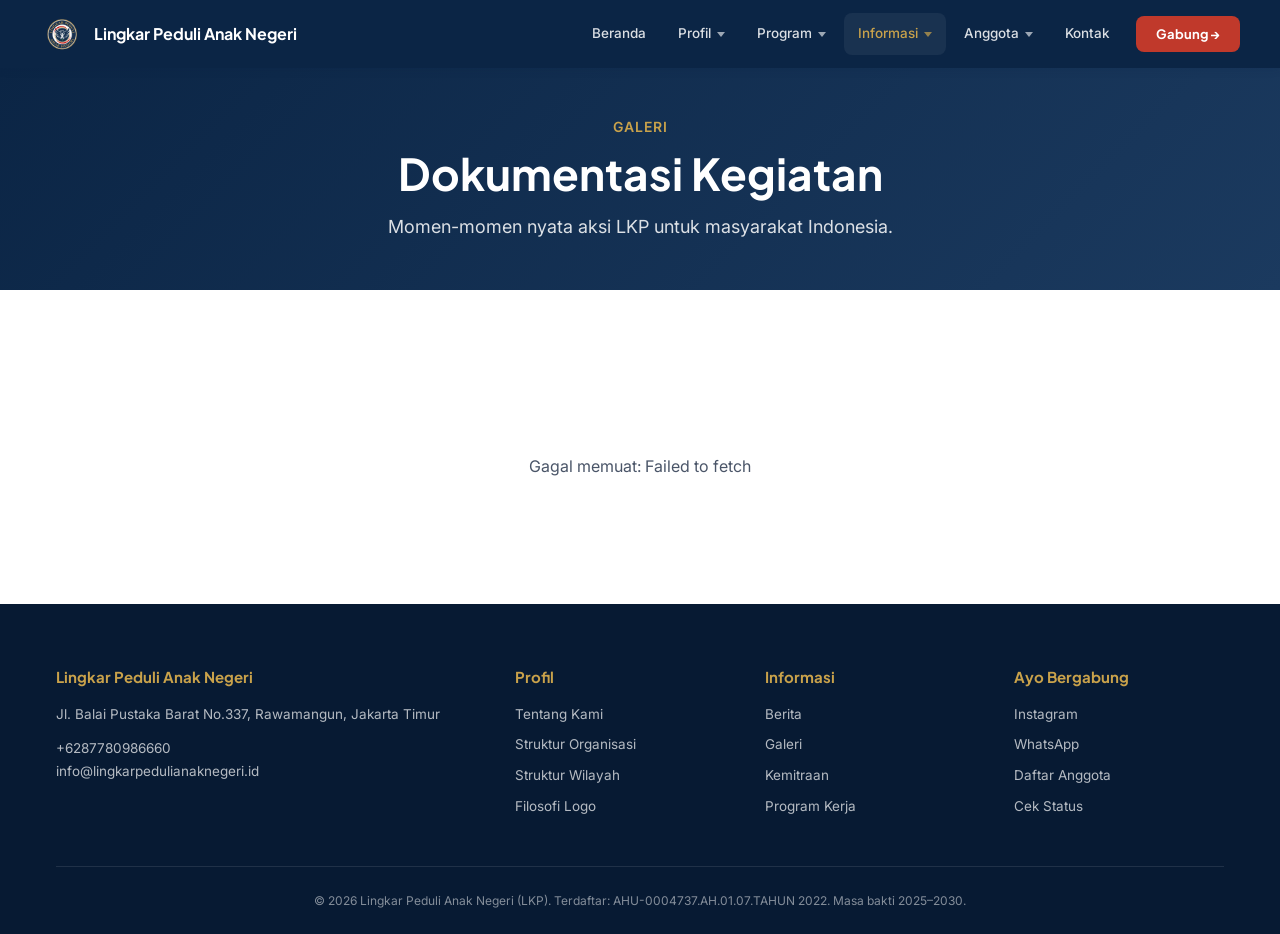
<file: galeri.html>
<!DOCTYPE html>
<html lang="id">
<head>
  <meta charset="UTF-8">
  <meta name="viewport" content="width=device-width, initial-scale=1">
  <title>Galeri Kegiatan — Lingkar Peduli Anak Negeri</title>
  <meta name="description" content="Dokumentasi kegiatan Lingkar Peduli Anak Negeri.">
  <link rel="preconnect" href="https://fonts.googleapis.com">
  <link href="https://fonts.googleapis.com/css2?family=Inter:wght@400;500;600&family=Plus+Jakarta+Sans:wght@600;700;800&display=swap" rel="stylesheet">
  <link rel="stylesheet" href="assets/css/variables.css">
  <link rel="stylesheet" href="assets/css/base.css">
  <link rel="stylesheet" href="assets/css/components.css">
  <link rel="stylesheet" href="assets/css/pages.css">
  <style>
    .galeri-filter {
      display: flex;
      gap: 10px;
      justify-content: center;
      flex-wrap: wrap;
      margin-bottom: 40px;
    }
    .galeri-filter__btn {
      background: #fff;
      border: 2px solid var(--color-border);
      color: var(--color-text-soft);
      padding: 8px 20px;
      border-radius: 999px;
      font-family: var(--font-heading);
      font-size: 13px;
      font-weight: 600;
      cursor: pointer;
      transition: all 180ms ease;
    }
    .galeri-filter__btn:hover {
      border-color: var(--color-accent);
      color: var(--color-primary);
    }
    .galeri-filter__btn.is-active {
      background: var(--color-navy);
      border-color: var(--color-navy);
      color: #fff;
    }

    .galeri-grid {
      display: grid;
      grid-template-columns: repeat(auto-fill, minmax(260px, 1fr));
      gap: 20px;
    }
    .galeri-item {
      position: relative;
      border-radius: 14px;
      overflow: hidden;
      cursor: pointer;
      aspect-ratio: 4/3;
      box-shadow: 0 4px 14px rgba(11,37,69,0.08);
      transition: all 220ms cubic-bezier(.4,0,.2,1);
      background: var(--color-bg-alt);
    }
    .galeri-item:hover {
      transform: translateY(-6px) scale(1.01);
      box-shadow: 0 20px 40px rgba(11,37,69,0.18);
    }
    .galeri-item img {
      width: 100%; height: 100%;
      object-fit: cover;
      transition: transform 400ms ease;
    }
    .galeri-item:hover img { transform: scale(1.08); }
    .galeri-item__overlay {
      position: absolute;
      inset: 0;
      background: linear-gradient(180deg, transparent 40%, rgba(11,37,69,0.85) 100%);
      opacity: 0;
      transition: opacity 220ms ease;
      display: flex;
      flex-direction: column;
      justify-content: flex-end;
      padding: 18px;
      color: #fff;
    }
    .galeri-item:hover .galeri-item__overlay { opacity: 1; }
    .galeri-item__kat {
      display: inline-block;
      background: var(--color-accent);
      color: var(--color-navy);
      font-size: 10px;
      font-weight: 700;
      padding: 3px 10px;
      border-radius: 999px;
      letter-spacing: 0.5px;
      text-transform: uppercase;
      align-self: flex-start;
      margin-bottom: 8px;
    }
    .galeri-item__title {
      font-family: var(--font-heading);
      font-size: 15px;
      font-weight: 700;
      margin: 0 0 4px;
      line-height: 1.3;
      color: #fff;
    }
    .galeri-item__date {
      font-size: 11px;
      color: rgba(255,255,255,0.75);
      margin: 0;
    }

    /* Lightbox */
    .lightbox {
      position: fixed;
      inset: 0;
      background: rgba(7,26,51,0.95);
      z-index: 9999;
      display: none;
      align-items: center;
      justify-content: center;
      padding: 24px;
      animation: fadeIn 200ms ease;
    }
    .lightbox.is-open { display: flex; }
    @keyframes fadeIn { from { opacity: 0; } to { opacity: 1; } }
    .lightbox__content {
      max-width: 900px;
      width: 100%;
      background: #fff;
      border-radius: 14px;
      overflow: hidden;
      position: relative;
      max-height: 90vh;
      display: flex;
      flex-direction: column;
    }
    .lightbox__img {
      width: 100%;
      max-height: 60vh;
      object-fit: contain;
      background: #000;
    }
    .lightbox__body {
      padding: 20px 24px;
    }
    .lightbox__title {
      font-family: var(--font-heading);
      font-size: 18px;
      color: var(--color-primary);
      margin: 0 0 6px;
    }
    .lightbox__caption {
      color: var(--color-text-soft);
      font-size: 14px;
      margin: 0 0 10px;
    }
    .lightbox__meta {
      display: flex;
      gap: 12px;
      align-items: center;
      font-size: 12px;
      color: var(--color-text-soft);
    }
    .lightbox__close {
      position: absolute;
      top: 14px; right: 14px;
      background: rgba(0,0,0,0.6);
      color: #fff;
      border: none;
      width: 36px; height: 36px;
      border-radius: 50%;
      font-size: 18px;
      cursor: pointer;
      display: flex; align-items: center; justify-content: center;
      transition: background 180ms;
    }
    .lightbox__close:hover { background: var(--color-cta); }

    .loading-block {
      text-align: center;
      padding: 60px 20px;
      color: var(--color-text-soft);
    }
  </style>
</head>
<body>

  <header class="page-header">
    <div class="container">
      <p class="page-header__eyebrow">Galeri</p>
      <h1>Dokumentasi Kegiatan</h1>
      <p class="page-header__lead">
        Momen-momen nyata aksi LKP untuk masyarakat Indonesia.
      </p>
    </div>
  </header>

  <section class="section">
    <div class="container">
      <div class="galeri-filter" id="filterBar"></div>
      <div class="galeri-grid" id="galeriGrid">
        <div class="loading-block" style="grid-column:1/-1;">Memuat galeri...</div>
      </div>
    </div>
  </section>

  <div class="lightbox" id="lightbox">
    <div class="lightbox__content">
      <button class="lightbox__close" id="lightboxClose" aria-label="Tutup">✕</button>
      <img class="lightbox__img" id="lightboxImg" alt="">
      <div class="lightbox__body">
        <h3 class="lightbox__title" id="lightboxTitle"></h3>
        <p class="lightbox__caption" id="lightboxCaption"></p>
        <div class="lightbox__meta">
          <span id="lightboxKat"></span>
          <span>•</span>
          <span id="lightboxDate"></span>
        </div>
      </div>
    </div>
  </div>

  <script type="module">
    import './assets/js/components.js';
    import { fetchGaleri, formatTanggal, escapeHtml } from './assets/js/api.js';

    const grid = document.getElementById('galeriGrid');
    const filterBar = document.getElementById('filterBar');
    const lightbox = document.getElementById('lightbox');
    let allItems = [];
    let activeKat = 'Semua';

    function renderGrid(items) {
      if (!items.length) {
        grid.innerHTML = '<div class="loading-block" style="grid-column:1/-1;">Belum ada foto galeri.</div>';
        return;
      }
      grid.innerHTML = items.map((item, i) => `
        <div class="galeri-item" data-idx="${i}">
          <img src="${escapeHtml(item.foto_url)}" alt="${escapeHtml(item.judul)}" loading="lazy"
               onerror="this.src='https://placehold.co/800x600/0B2545/C9A24B?text=Foto'">
          <div class="galeri-item__overlay">
            <span class="galeri-item__kat">${escapeHtml(item.kategori || 'Umum')}</span>
            <h3 class="galeri-item__title">${escapeHtml(item.judul)}</h3>
            <p class="galeri-item__date">${formatTanggal(item.tanggal)}</p>
          </div>
        </div>
      `).join('');

      grid.querySelectorAll('.galeri-item').forEach(el => {
        el.addEventListener('click', () => {
          const idx = parseInt(el.dataset.idx);
          openLightbox(items[idx]);
        });
      });
    }

    function renderFilter() {
      const categories = ['Semua', ...new Set(allItems.map(i => i.kategori).filter(Boolean))];
      filterBar.innerHTML = categories.map(c => `
        <button class="galeri-filter__btn ${c === activeKat ? 'is-active' : ''}" data-kat="${escapeHtml(c)}">
          ${escapeHtml(c)}
        </button>
      `).join('');
      filterBar.querySelectorAll('.galeri-filter__btn').forEach(btn => {
        btn.addEventListener('click', () => {
          activeKat = btn.dataset.kat;
          const filtered = activeKat === 'Semua'
            ? allItems
            : allItems.filter(i => i.kategori === activeKat);
          renderGrid(filtered);
          renderFilter();
        });
      });
    }

    function openLightbox(item) {
      document.getElementById('lightboxImg').src = item.foto_url;
      document.getElementById('lightboxImg').onerror = function() {
        this.src = 'https://placehold.co/1200x800/0B2545/C9A24B?text=Foto';
      };
      document.getElementById('lightboxTitle').textContent = item.judul || '';
      document.getElementById('lightboxCaption').textContent = item.caption || '';
      document.getElementById('lightboxKat').textContent = item.kategori || 'Umum';
      document.getElementById('lightboxDate').textContent = formatTanggal(item.tanggal);
      lightbox.classList.add('is-open');
      document.body.style.overflow = 'hidden';
    }

    function closeLightbox() {
      lightbox.classList.remove('is-open');
      document.body.style.overflow = '';
    }

    document.getElementById('lightboxClose').addEventListener('click', closeLightbox);
    lightbox.addEventListener('click', (e) => {
      if (e.target === lightbox) closeLightbox();
    });
    document.addEventListener('keydown', (e) => {
      if (e.key === 'Escape') closeLightbox();
    });

    async function init() {
      try {
        allItems = await fetchGaleri();
        renderGrid(allItems);
        renderFilter();
      } catch (err) {
        grid.innerHTML = `<div class="loading-block" style="grid-column:1/-1;">Gagal memuat: ${escapeHtml(err.message)}</div>`;
      }
    }
    document.addEventListener('DOMContentLoaded', init);
  </script>
</body>
</html>
</file>
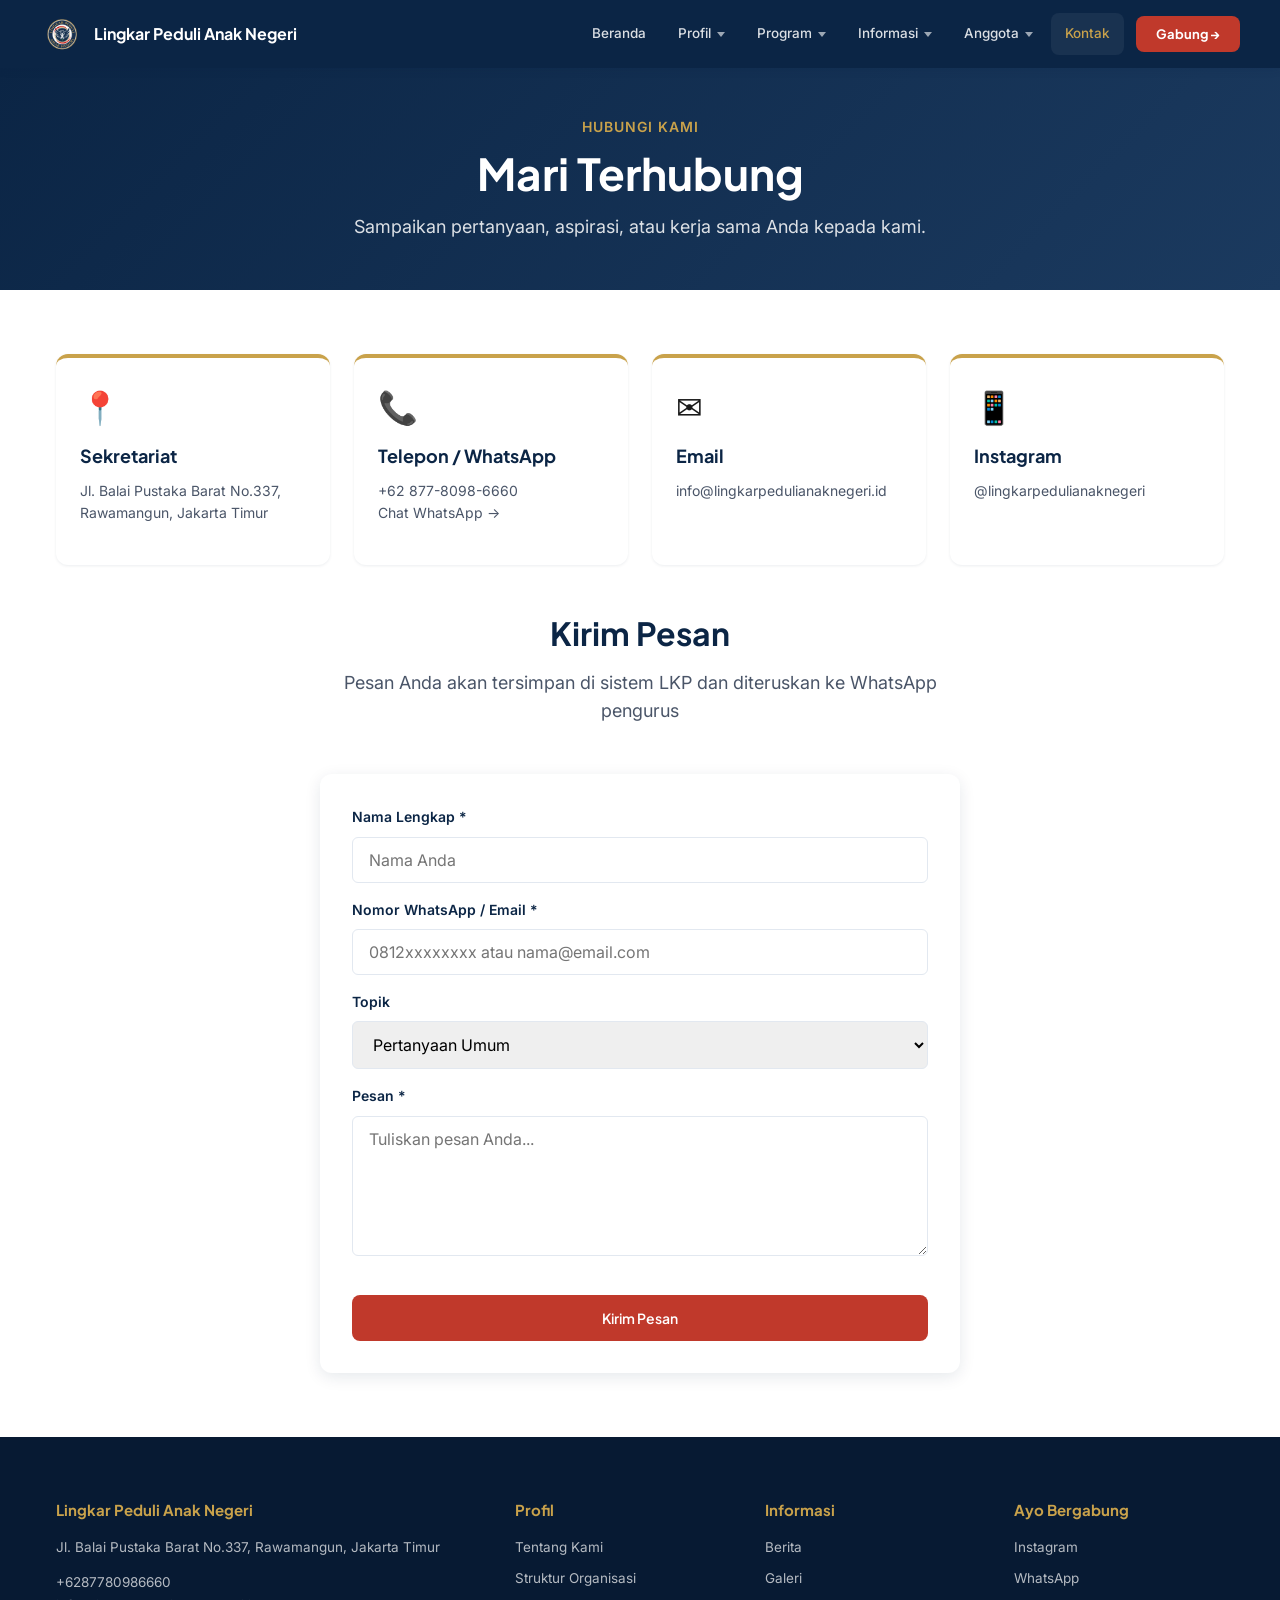
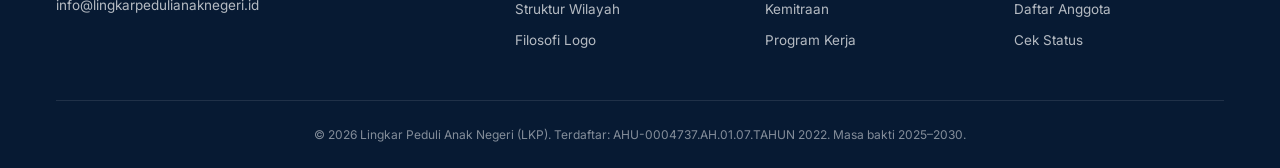
<file: hubungi-kami.html>
<!DOCTYPE html>
<html lang="id">
<head>
  <meta charset="UTF-8">
  <meta name="viewport" content="width=device-width, initial-scale=1">
  <title>Hubungi Kami — Lingkar Peduli Anak Negeri</title>
  <meta name="description" content="Kontak resmi sekretariat Dewan Pimpinan Pusat Lingkar Peduli Anak Negeri.">
  <link rel="preconnect" href="https://fonts.googleapis.com">
  <link href="https://fonts.googleapis.com/css2?family=Inter:wght@400;500;600&family=Plus+Jakarta+Sans:wght@600;700;800&display=swap" rel="stylesheet">
  <link rel="stylesheet" href="assets/css/variables.css">
  <link rel="stylesheet" href="assets/css/base.css">
  <link rel="stylesheet" href="assets/css/components.css">
  <link rel="stylesheet" href="assets/css/pages.css">
  <style>
    .alert {
      padding: 14px 18px;
      border-radius: 8px;
      font-size: 14px;
      margin-bottom: 20px;
      display: none;
    }
    .alert.is-show { display: block; }
    .alert--success {
      background: #E8F5E9;
      color: #1B5E20;
      border-left: 4px solid #2E7D32;
    }
    .alert--error {
      background: #FFEBEE;
      color: #B71C1C;
      border-left: 4px solid #C0392B;
    }
    .form__submit:disabled {
      opacity: 0.6;
      cursor: not-allowed;
    }
  </style>
</head>
<body>

  <header class="page-header">
    <div class="container">
      <p class="page-header__eyebrow">Hubungi Kami</p>
      <h1>Mari Terhubung</h1>
      <p class="page-header__lead">
        Sampaikan pertanyaan, aspirasi, atau kerja sama Anda kepada kami.
      </p>
    </div>
  </header>

  <section class="section">
    <div class="container">

      <div class="kontak-grid">
        <article class="kontak-card">
          <div class="kontak-card__icon">📍</div>
          <h3>Sekretariat</h3>
          <p>Jl. Balai Pustaka Barat No.337,<br>Rawamangun, Jakarta Timur</p>
        </article>
        <article class="kontak-card">
          <div class="kontak-card__icon">📞</div>
          <h3>Telepon / WhatsApp</h3>
          <p>
            <a href="tel:+6287780986660">+62 877-8098-6660</a><br>
            <a href="https://wa.me/6287780986660" target="_blank" rel="noopener">Chat WhatsApp →</a>
          </p>
        </article>
        <article class="kontak-card">
          <div class="kontak-card__icon">✉️</div>
          <h3>Email</h3>
          <p><a href="mailto:info@lingkarpedulianaknegeri.id">info@lingkarpedulianaknegeri.id</a></p>
        </article>
        <article class="kontak-card">
          <div class="kontak-card__icon">📱</div>
          <h3>Instagram</h3>
          <p><a href="https://instagram.com/lingkarpedulianaknegeri" target="_blank" rel="noopener">@lingkarpedulianaknegeri</a></p>
        </article>
      </div>

      <header class="section__header">
        <h2>Kirim Pesan</h2>
        <p>Pesan Anda akan tersimpan di sistem LKP dan diteruskan ke WhatsApp pengurus</p>
      </header>

      <form class="form" id="contactForm" novalidate>
        <div class="alert" id="alertBox"></div>

        <div class="form-group">
          <label for="nama">Nama Lengkap *</label>
          <input type="text" id="nama" name="nama" required placeholder="Nama Anda">
        </div>

        <div class="form-group">
          <label for="kontak">Nomor WhatsApp / Email *</label>
          <input type="text" id="kontak" name="kontak" required placeholder="0812xxxxxxxx atau nama@email.com">
        </div>

        <div class="form-group">
          <label for="kategori">Topik</label>
          <select id="kategori" name="kategori">
            <option value="Pertanyaan Umum">Pertanyaan Umum</option>
            <option value="Kerja Sama / Kemitraan">Kerja Sama / Kemitraan</option>
            <option value="Pendaftaran Anggota">Pendaftaran Anggota</option>
            <option value="Pengaduan / Aspirasi">Pengaduan / Aspirasi</option>
            <option value="Lainnya">Lainnya</option>
          </select>
        </div>

        <div class="form-group">
          <label for="pesan">Pesan *</label>
          <textarea id="pesan" name="pesan" required placeholder="Tuliskan pesan Anda..."></textarea>
        </div>

        <button type="submit" class="btn btn--primary form__submit" id="submitBtn">
          Kirim Pesan
        </button>
      </form>

    </div>
  </section>

  <script type="module">
    import './assets/js/components.js';
    import { CONFIG } from './assets/js/config.js';
    import { postPengaduan } from './assets/js/api.js';

    const form = document.getElementById('contactForm');
    const submitBtn = document.getElementById('submitBtn');
    const alertBox = document.getElementById('alertBox');

    function showAlert(type, msg) {
      alertBox.className = 'alert alert--' + type + ' is-show';
      alertBox.textContent = msg;
    }

    form.addEventListener('submit', async (e) => {
      e.preventDefault();

      const data = {
        nama:     document.getElementById('nama').value.trim(),
        kontak:   document.getElementById('kontak').value.trim(),
        kategori: document.getElementById('kategori').value,
        pesan:    document.getElementById('pesan').value.trim(),
      };

      if (!data.nama || !data.kontak || !data.pesan) {
        showAlert('error', 'Mohon lengkapi semua kolom bertanda *.');
        return;
      }

      submitBtn.disabled = true;
      submitBtn.textContent = 'Mengirim...';
      alertBox.classList.remove('is-show');

      try {
        const result = await postPengaduan(data);
        if (result.error) throw new Error(result.error);

        showAlert('success', 'Pesan berhasil dikirim! Anda akan diarahkan ke WhatsApp untuk konfirmasi.');

        const lines = [
          '*Pesan Baru dari Website LKP*',
          '─────────────────────',
          `*ID:* ${result.id}`,
          `*Nama:* ${data.nama}`,
          `*Kontak:* ${data.kontak}`,
          `*Topik:* ${data.kategori}`,
          '',
          '*Pesan:*',
          data.pesan,
        ].join('\n');

        setTimeout(() => {
          window.open(`https://wa.me/${CONFIG.WHATSAPP}?text=${encodeURIComponent(lines)}`, '_blank');
          form.reset();
          submitBtn.disabled = false;
          submitBtn.textContent = 'Kirim Pesan';
        }, 1500);

      } catch (err) {
        showAlert('error', 'Gagal mengirim: ' + err.message);
        submitBtn.disabled = false;
        submitBtn.textContent = 'Kirim Pesan';
      }
    });
  </script>
</body>
</html>
</file>
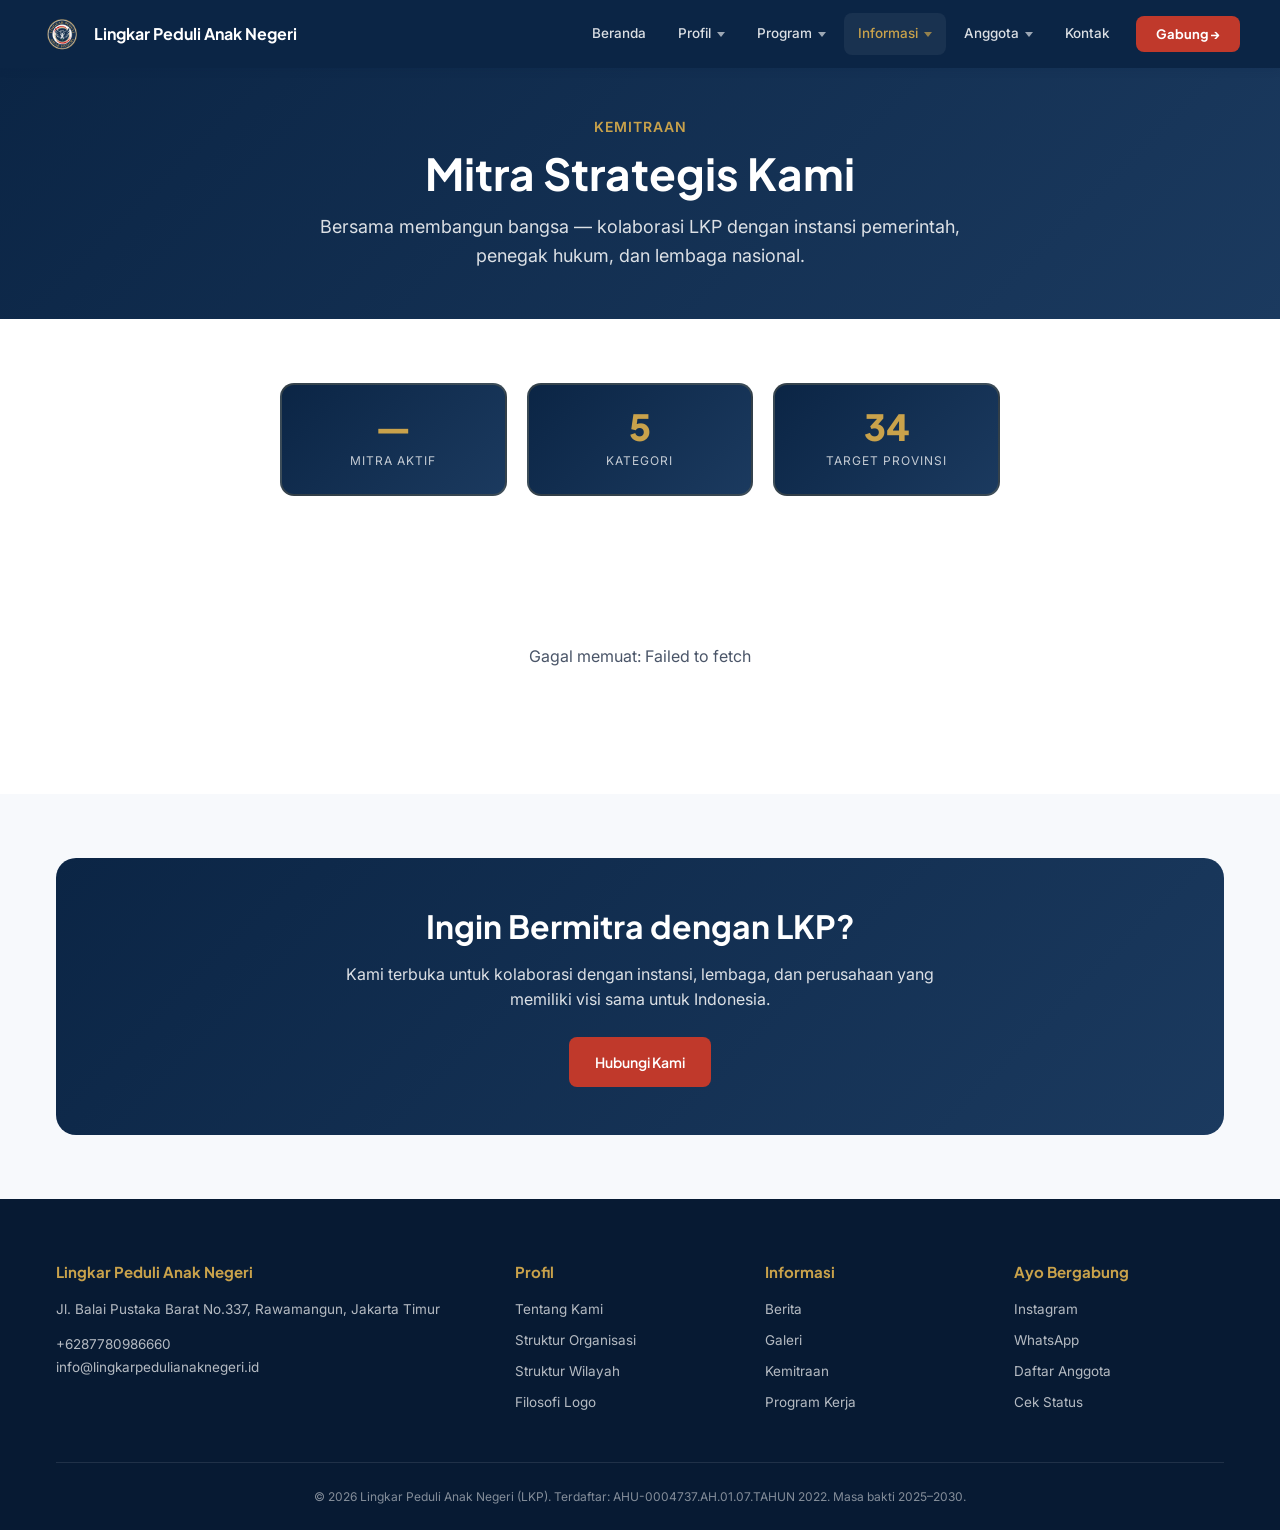
<file: kemitraan.html>
<!DOCTYPE html>
<html lang="id">
<head>
  <meta charset="UTF-8">
  <meta name="viewport" content="width=device-width, initial-scale=1">
  <title>Kemitraan — Lingkar Peduli Anak Negeri</title>
  <meta name="description" content="Mitra strategis Lingkar Peduli Anak Negeri dalam membangun bangsa.">
  <link rel="preconnect" href="https://fonts.googleapis.com">
  <link href="https://fonts.googleapis.com/css2?family=Inter:wght@400;500;600&family=Plus+Jakarta+Sans:wght@600;700;800&display=swap" rel="stylesheet">
  <link rel="stylesheet" href="assets/css/variables.css">
  <link rel="stylesheet" href="assets/css/base.css">
  <link rel="stylesheet" href="assets/css/components.css">
  <link rel="stylesheet" href="assets/css/pages.css">
  <style>
    .mitra-stats {
      display: grid;
      grid-template-columns: repeat(3, 1fr);
      gap: 20px;
      margin-bottom: 48px;
      max-width: 720px;
      margin-left: auto;
      margin-right: auto;
    }
    @media (max-width: 600px) {
      .mitra-stats { grid-template-columns: 1fr; }
    }
    .stat-card {
      background: linear-gradient(135deg, var(--color-navy) 0%, var(--color-navy-soft) 100%);
      color: #fff;
      padding: 24px 16px;
      border-radius: 14px;
      text-align: center;
      border: 2px solid rgba(201,162,75,0.2);
    }
    .stat-card__num {
      font-family: var(--font-heading);
      font-size: 36px;
      font-weight: 800;
      color: var(--color-accent);
      line-height: 1;
      margin-bottom: 6px;
    }
    .stat-card__label {
      font-size: 12px;
      color: rgba(255,255,255,0.75);
      text-transform: uppercase;
      letter-spacing: 1px;
    }

    .mitra-filter {
      display: flex;
      gap: 10px;
      justify-content: center;
      flex-wrap: wrap;
      margin-bottom: 40px;
    }
    .mitra-filter__btn {
      background: #fff;
      border: 2px solid var(--color-border);
      color: var(--color-text-soft);
      padding: 8px 20px;
      border-radius: 999px;
      font-family: var(--font-heading);
      font-size: 13px;
      font-weight: 600;
      cursor: pointer;
      transition: all 180ms ease;
    }
    .mitra-filter__btn:hover {
      border-color: var(--color-accent);
      color: var(--color-primary);
    }
    .mitra-filter__btn.is-active {
      background: var(--color-navy);
      border-color: var(--color-navy);
      color: #fff;
    }

    .mitra-grid {
      display: grid;
      grid-template-columns: repeat(auto-fill, minmax(240px, 1fr));
      gap: 20px;
    }
    .mitra-card {
      background: #fff;
      border-radius: 14px;
      padding: 26px 22px;
      text-align: center;
      box-shadow: 0 4px 14px rgba(11,37,69,0.07);
      border: 2px solid transparent;
      transition: all 220ms cubic-bezier(.4,0,.2,1);
      position: relative;
      overflow: hidden;
      display: flex;
      flex-direction: column;
      align-items: center;
      min-height: 260px;
    }
    .mitra-card::before {
      content: '';
      position: absolute;
      top: 0; left: 0; right: 0;
      height: 4px;
      background: linear-gradient(90deg, var(--color-accent), var(--color-cta));
      transform: scaleX(0);
      transform-origin: left;
      transition: transform 320ms ease;
    }
    .mitra-card:hover {
      transform: translateY(-6px);
      box-shadow: 0 18px 40px rgba(11,37,69,0.14);
      border-color: rgba(201,162,75,0.35);
    }
    .mitra-card:hover::before { transform: scaleX(1); }

    .mitra-card__logo {
      width: 90px;
      height: 90px;
      object-fit: contain;
      margin-bottom: 16px;
      border-radius: 12px;
      background: var(--color-bg-alt);
      padding: 8px;
      transition: transform 220ms ease;
    }
    .mitra-card:hover .mitra-card__logo { transform: scale(1.08); }

    .mitra-card__kat {
      display: inline-block;
      font-size: 10px;
      font-weight: 700;
      letter-spacing: 1.2px;
      text-transform: uppercase;
      color: var(--color-accent);
      background: rgba(201,162,75,0.12);
      padding: 4px 10px;
      border-radius: 999px;
      margin-bottom: 10px;
    }
    .mitra-card__name {
      font-family: var(--font-heading);
      font-size: 15px;
      font-weight: 700;
      color: var(--color-primary);
      line-height: 1.3;
      margin: 0 0 10px;
    }
    .mitra-card__desc {
      font-size: 12.5px;
      color: var(--color-text-soft);
      line-height: 1.5;
      margin: 0;
      flex: 1;
    }
    .mitra-card__link {
      display: inline-block;
      margin-top: 14px;
      font-size: 12px;
      color: var(--color-cta);
      font-weight: 600;
      padding-top: 12px;
      border-top: 1px dashed var(--color-border);
      width: 100%;
      text-decoration: none;
    }
    .mitra-card__link:hover { color: var(--color-merah-dark); }

    .loading-block {
      text-align: center;
      padding: 60px 20px;
      color: var(--color-text-soft);
    }
  </style>
</head>
<body>

  <header class="page-header">
    <div class="container">
      <p class="page-header__eyebrow">Kemitraan</p>
      <h1>Mitra Strategis Kami</h1>
      <p class="page-header__lead">
        Bersama membangun bangsa — kolaborasi LKP dengan instansi pemerintah,
        penegak hukum, dan lembaga nasional.
      </p>
    </div>
  </header>

  <section class="section">
    <div class="container">

      <div class="mitra-stats">
        <div class="stat-card">
          <div class="stat-card__num" id="statCount">—</div>
          <div class="stat-card__label">Mitra Aktif</div>
        </div>
        <div class="stat-card">
          <div class="stat-card__num">5</div>
          <div class="stat-card__label">Kategori</div>
        </div>
        <div class="stat-card">
          <div class="stat-card__num">34</div>
          <div class="stat-card__label">Target Provinsi</div>
        </div>
      </div>

      <div class="mitra-filter" id="filterBar"></div>

      <div class="mitra-grid" id="mitraGrid">
        <div class="loading-block" style="grid-column:1/-1;">Memuat data mitra...</div>
      </div>

    </div>
  </section>

  <section class="section section--alt">
    <div class="container">
      <div class="cta-join">
        <h2>Ingin Bermitra dengan LKP?</h2>
        <p>Kami terbuka untuk kolaborasi dengan instansi, lembaga, dan perusahaan yang memiliki visi sama untuk Indonesia.</p>
        <a href="hubungi-kami.html" class="btn btn--primary">Hubungi Kami</a>
      </div>
    </div>
  </section>

  <script type="module">
    import './assets/js/components.js';
    import { fetchMitra, escapeHtml } from './assets/js/api.js';

    const grid = document.getElementById('mitraGrid');
    const filterBar = document.getElementById('filterBar');
    const statCount = document.getElementById('statCount');
    let allItems = [];
    let activeKat = 'Semua';

    function renderGrid(items) {
      if (!items.length) {
        grid.innerHTML = '<div class="loading-block" style="grid-column:1/-1;">Belum ada data mitra.</div>';
        return;
      }
      grid.innerHTML = items.map(m => `
        <div class="mitra-card">
          <img class="mitra-card__logo" src="${escapeHtml(m.logo_url)}" alt="${escapeHtml(m.nama)}" loading="lazy"
               onerror="this.src='https://placehold.co/300x300/0B2545/C9A24B?text=${encodeURIComponent((m.nama || 'Mitra').substring(0,10))}'">
          <span class="mitra-card__kat">${escapeHtml(m.kategori || 'Umum')}</span>
          <h3 class="mitra-card__name">${escapeHtml(m.nama)}</h3>
          <p class="mitra-card__desc">${escapeHtml(m.deskripsi || '')}</p>
          ${m.website ? `<a class="mitra-card__link" href="${escapeHtml(m.website)}" target="_blank" rel="noopener">Kunjungi Website →</a>` : ''}
        </div>
      `).join('');
    }

    function renderFilter() {
      const categories = ['Semua', ...new Set(allItems.map(m => m.kategori).filter(Boolean))];
      filterBar.innerHTML = categories.map(c => `
        <button class="mitra-filter__btn ${c === activeKat ? 'is-active' : ''}" data-kat="${escapeHtml(c)}">
          ${escapeHtml(c)}
        </button>
      `).join('');
      filterBar.querySelectorAll('.mitra-filter__btn').forEach(btn => {
        btn.addEventListener('click', () => {
          activeKat = btn.dataset.kat;
          const filtered = activeKat === 'Semua'
            ? allItems
            : allItems.filter(m => m.kategori === activeKat);
          renderGrid(filtered);
          renderFilter();
        });
      });
    }

    async function init() {
      try {
        allItems = await fetchMitra();
        const aktif = allItems.filter(m => String(m.aktif).toUpperCase() === 'YA');
        statCount.textContent = aktif.length;
        renderGrid(aktif);
        renderFilter();
      } catch (err) {
        grid.innerHTML = `<div class="loading-block" style="grid-column:1/-1;">Gagal memuat: ${escapeHtml(err.message)}</div>`;
      }
    }
    document.addEventListener('DOMContentLoaded', init);
  </script>
</body>
</html>
</file>
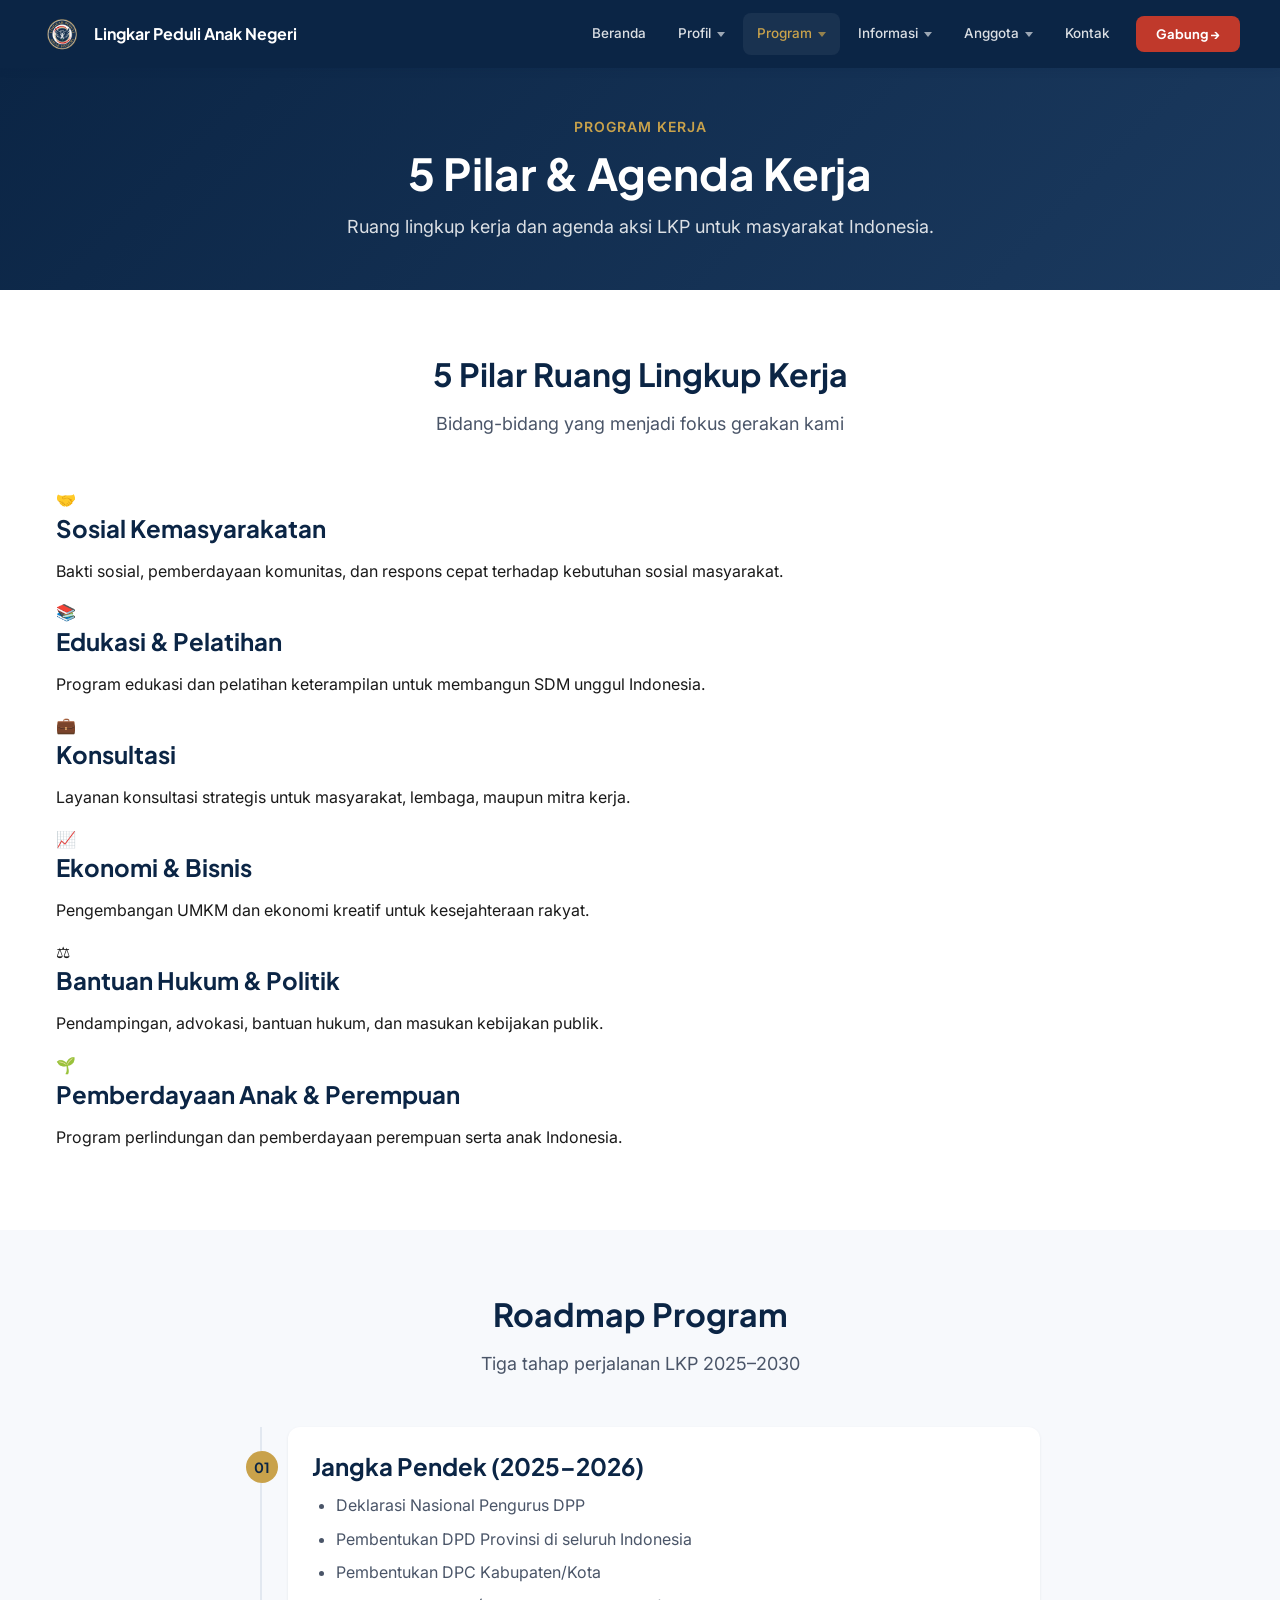
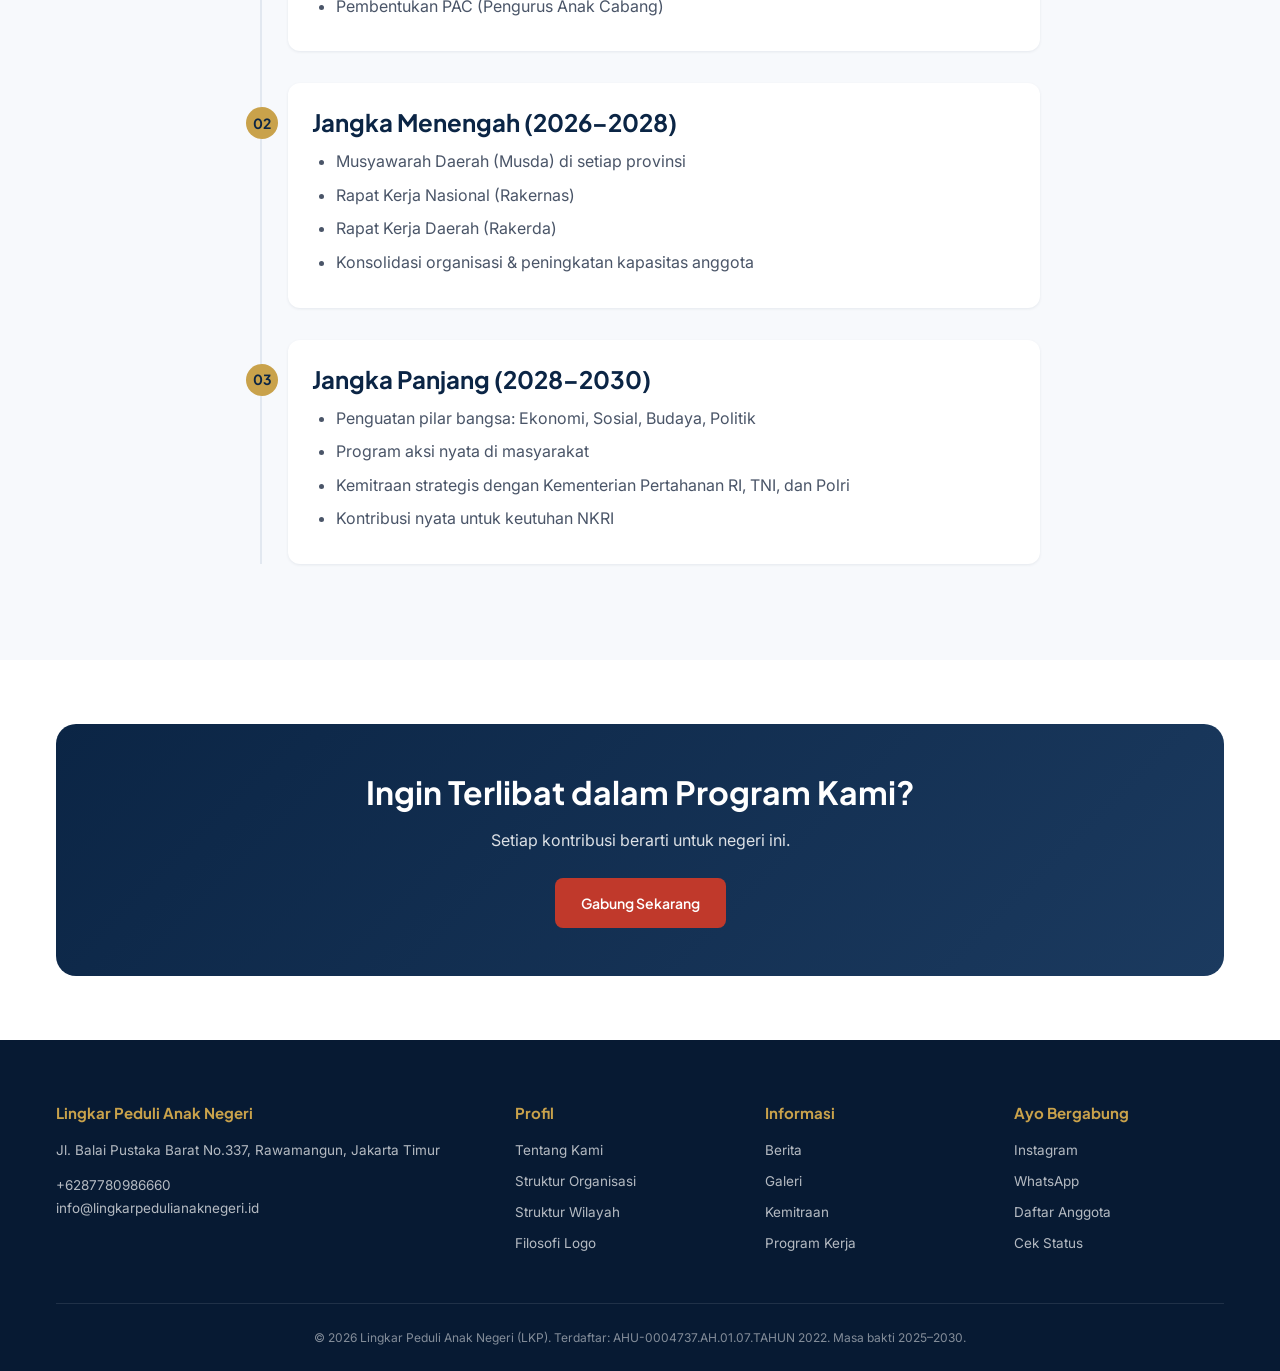
<file: program-kerja.html>
<!DOCTYPE html>
<html lang="id">
<head>
  <meta charset="UTF-8">
  <meta name="viewport" content="width=device-width, initial-scale=1">
  <title>Program Kerja — Lingkar Peduli Anak Negeri</title>
  <meta name="description" content="5 pilar ruang lingkup kerja dan roadmap program Lingkar Peduli Anak Negeri 2025–2030.">
  <link rel="preconnect" href="https://fonts.googleapis.com">
  <link href="https://fonts.googleapis.com/css2?family=Inter:wght@400;500;600&family=Plus+Jakarta+Sans:wght@600;700;800&display=swap" rel="stylesheet">
  <link rel="stylesheet" href="assets/css/variables.css">
  <link rel="stylesheet" href="assets/css/base.css">
  <link rel="stylesheet" href="assets/css/components.css">
  <link rel="stylesheet" href="assets/css/pages.css">
</head>
<body>

  <header class="page-header">
    <div class="container">
      <p class="page-header__eyebrow">Program Kerja</p>
      <h1>5 Pilar &amp; Agenda Kerja</h1>
      <p class="page-header__lead">
        Ruang lingkup kerja dan agenda aksi LKP untuk masyarakat Indonesia.
      </p>
    </div>
  </header>

  <section class="section">
    <div class="container">
      <header class="section__header">
        <h2>5 Pilar Ruang Lingkup Kerja</h2>
        <p>Bidang-bidang yang menjadi fokus gerakan kami</p>
      </header>

      <div class="grid grid--3">
        <article class="card">
          <div class="card__icon">🤝</div>
          <h3 class="card__title">Sosial Kemasyarakatan</h3>
          <p class="card__text">Bakti sosial, pemberdayaan komunitas, dan respons cepat terhadap kebutuhan sosial masyarakat.</p>
        </article>
        <article class="card">
          <div class="card__icon">📚</div>
          <h3 class="card__title">Edukasi &amp; Pelatihan</h3>
          <p class="card__text">Program edukasi dan pelatihan keterampilan untuk membangun SDM unggul Indonesia.</p>
        </article>
        <article class="card">
          <div class="card__icon">💼</div>
          <h3 class="card__title">Konsultasi</h3>
          <p class="card__text">Layanan konsultasi strategis untuk masyarakat, lembaga, maupun mitra kerja.</p>
        </article>
        <article class="card">
          <div class="card__icon">📈</div>
          <h3 class="card__title">Ekonomi &amp; Bisnis</h3>
          <p class="card__text">Pengembangan UMKM dan ekonomi kreatif untuk kesejahteraan rakyat.</p>
        </article>
        <article class="card">
          <div class="card__icon">⚖️</div>
          <h3 class="card__title">Bantuan Hukum &amp; Politik</h3>
          <p class="card__text">Pendampingan, advokasi, bantuan hukum, dan masukan kebijakan publik.</p>
        </article>
        <article class="card">
          <div class="card__icon">🌱</div>
          <h3 class="card__title">Pemberdayaan Anak &amp; Perempuan</h3>
          <p class="card__text">Program perlindungan dan pemberdayaan perempuan serta anak Indonesia.</p>
        </article>
      </div>
    </div>
  </section>

  <section class="section section--alt">
    <div class="container">
      <header class="section__header">
        <h2>Roadmap Program</h2>
        <p>Tiga tahap perjalanan LKP 2025–2030</p>
      </header>

      <div class="timeline">
        <article class="timeline__item">
          <span class="timeline__marker">01</span>
          <h3>Jangka Pendek (2025–2026)</h3>
          <ul>
            <li>Deklarasi Nasional Pengurus DPP</li>
            <li>Pembentukan DPD Provinsi di seluruh Indonesia</li>
            <li>Pembentukan DPC Kabupaten/Kota</li>
            <li>Pembentukan PAC (Pengurus Anak Cabang)</li>
          </ul>
        </article>

        <article class="timeline__item">
          <span class="timeline__marker">02</span>
          <h3>Jangka Menengah (2026–2028)</h3>
          <ul>
            <li>Musyawarah Daerah (Musda) di setiap provinsi</li>
            <li>Rapat Kerja Nasional (Rakernas)</li>
            <li>Rapat Kerja Daerah (Rakerda)</li>
            <li>Konsolidasi organisasi &amp; peningkatan kapasitas anggota</li>
          </ul>
        </article>

        <article class="timeline__item">
          <span class="timeline__marker">03</span>
          <h3>Jangka Panjang (2028–2030)</h3>
          <ul>
            <li>Penguatan pilar bangsa: Ekonomi, Sosial, Budaya, Politik</li>
            <li>Program aksi nyata di masyarakat</li>
            <li>Kemitraan strategis dengan Kementerian Pertahanan RI, TNI, dan Polri</li>
            <li>Kontribusi nyata untuk keutuhan NKRI</li>
          </ul>
        </article>
      </div>
    </div>
  </section>

  <section class="section">
    <div class="container">
      <div class="cta-join">
        <h2>Ingin Terlibat dalam Program Kami?</h2>
        <p>Setiap kontribusi berarti untuk negeri ini.</p>
        <a href="gabung.html" class="btn btn--primary">Gabung Sekarang</a>
      </div>
    </div>
  </section>

  <script type="module" src="assets/js/components.js"></script>
</body>
</html>
</file>
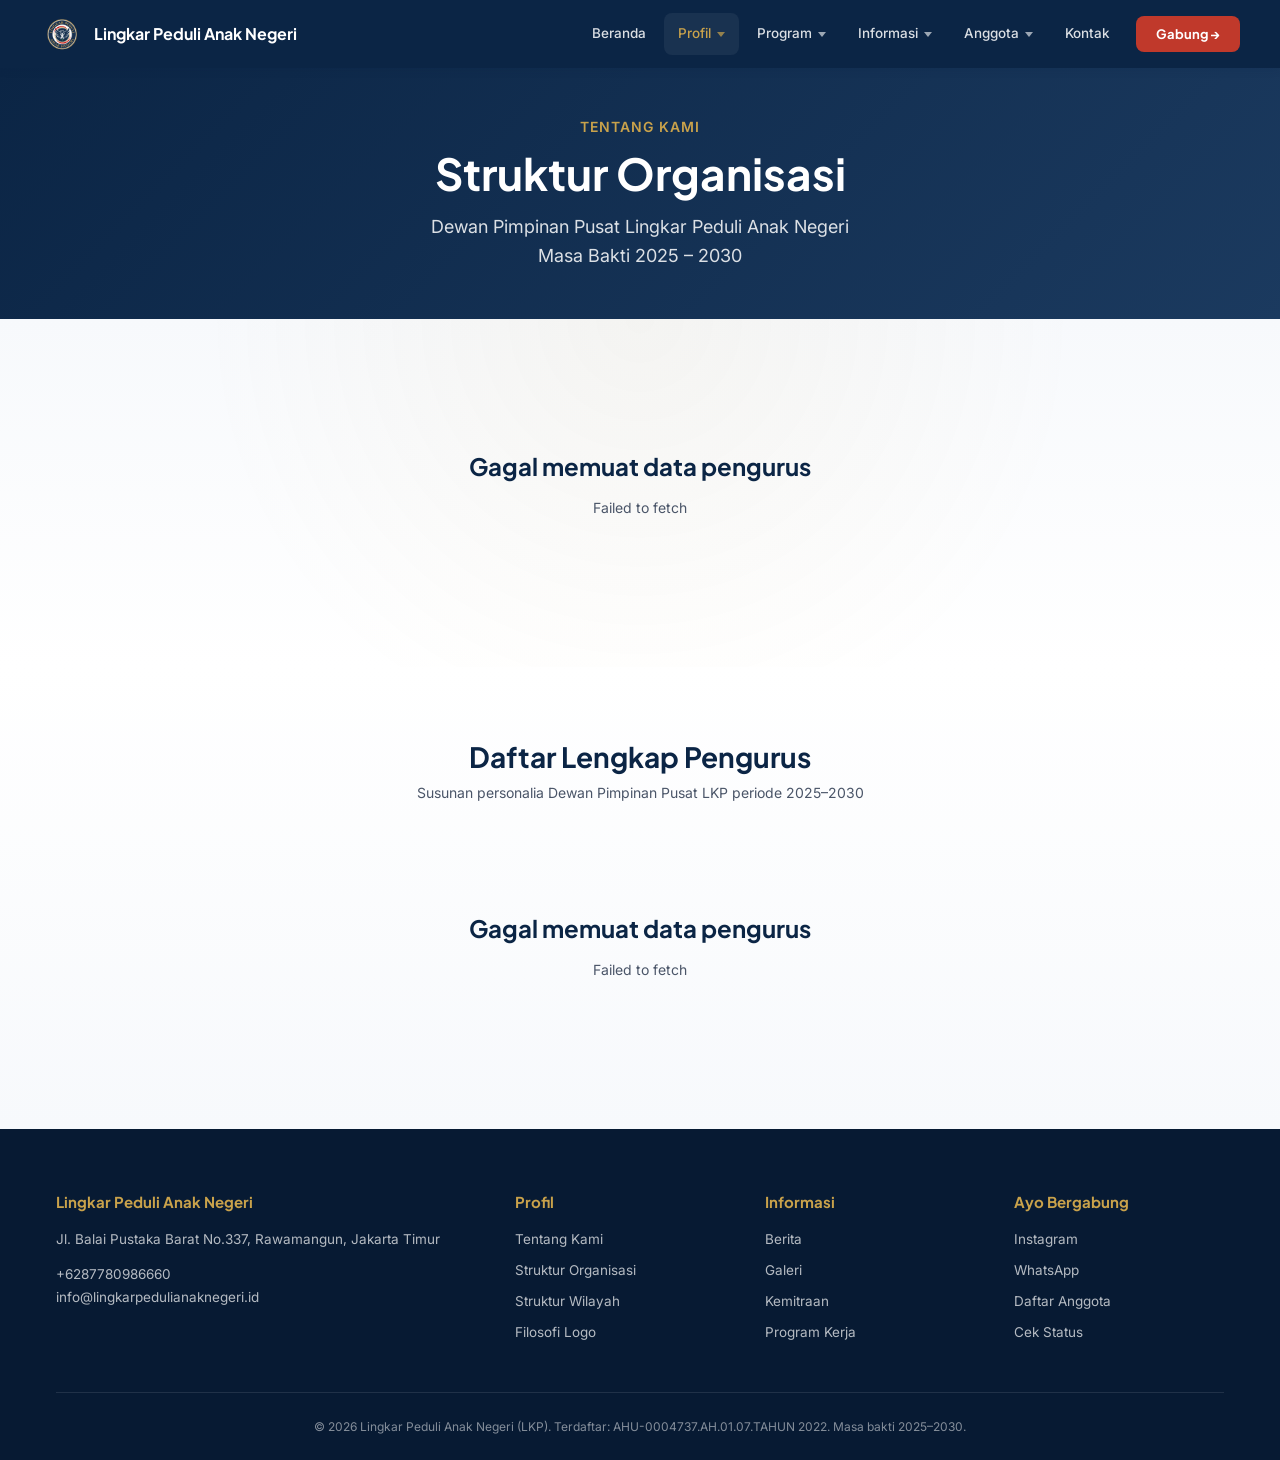
<file: struktur-organisasi.html>
<!DOCTYPE html>
<html lang="id">
<head>
  <meta charset="UTF-8">
  <meta name="viewport" content="width=device-width, initial-scale=1">
  <title>Struktur Organisasi — Lingkar Peduli Anak Negeri</title>
  <meta name="description" content="Susunan Dewan Pimpinan Pusat Lingkar Peduli Anak Negeri masa bakti 2025–2030.">
  <link rel="preconnect" href="https://fonts.googleapis.com">
  <link href="https://fonts.googleapis.com/css2?family=Inter:wght@400;500;600;700&family=Plus+Jakarta+Sans:wght@600;700;800&display=swap" rel="stylesheet">
  <link rel="stylesheet" href="assets/css/variables.css">
  <link rel="stylesheet" href="assets/css/base.css">
  <link rel="stylesheet" href="assets/css/components.css">
  <link rel="stylesheet" href="assets/css/pages.css">
  <style>
    /* ============================================================
       MIND MAP — Struktur Ormas Indonesia
       ============================================================ */
    .org-wrapper {
      background:
        radial-gradient(circle at 50% 0%, rgba(201,162,75,0.06) 0%, transparent 60%),
        linear-gradient(180deg, var(--color-bg-alt) 0%, #fff 100%);
      padding: 72px 0;
      overflow-x: auto;
    }
    .org-chart {
      max-width: 1040px;
      margin: 0 auto;
      padding: 0 24px;
      display: flex;
      flex-direction: column;
      align-items: center;
    }

    /* ---------- CARD BASE ---------- */
    .node {
      background: #fff;
      border-radius: 12px;
      padding: 16px 18px;
      text-align: center;
      box-shadow: 0 4px 14px rgba(11,37,69,0.07);
      border: 2px solid transparent;
      transition: all 220ms cubic-bezier(.4,0,.2,1);
      position: relative;
      min-width: 0;
    }
    .node:hover {
      transform: translateY(-4px);
      box-shadow: 0 14px 34px rgba(11,37,69,0.14);
    }
    .node__avatar {
      width: 52px; height: 52px;
      border-radius: 50%;
      background: var(--color-navy);
      color: var(--color-accent);
      display: flex; align-items: center; justify-content: center;
      font-family: var(--font-heading);
      font-weight: 700;
      font-size: 16px;
      margin: 0 auto 10px;
      letter-spacing: 0.5px;
    }
    .node__name {
      font-family: var(--font-heading);
      font-weight: 700;
      color: var(--color-primary);
      font-size: 13.5px;
      line-height: 1.35;
      margin: 0 0 4px;
    }
    .node__role {
      font-size: 11.5px;
      font-weight: 600;
      color: var(--color-text-soft);
      letter-spacing: 0.3px;
      margin: 0;
    }

    /* ---------- LEVEL 1: DEWAN (top) ---------- */
    .level-dewan {
      display: grid;
      grid-template-columns: 1fr 1fr;
      gap: 40px;
      width: 100%;
      max-width: 720px;
      margin-bottom: 0;
    }
    .dewan-panel {
      background: rgba(255,255,255,0.6);
      border: 2px dashed var(--color-accent);
      border-radius: 16px;
      padding: 18px;
      backdrop-filter: blur(4px);
    }
    .dewan-panel__title {
      display: block;
      text-align: center;
      font-family: var(--font-heading);
      font-size: 11px;
      font-weight: 700;
      letter-spacing: 1.5px;
      text-transform: uppercase;
      color: var(--color-primary);
      margin-bottom: 14px;
      padding-bottom: 10px;
      border-bottom: 1px dashed rgba(201,162,75,0.4);
    }
    .dewan-panel__list {
      display: flex;
      flex-direction: column;
      gap: 10px;
    }
    .dewan-panel .node {
      background: #FFFDF7;
      border: 1.5px solid rgba(201,162,75,0.35);
      padding: 12px 14px;
    }
    .dewan-panel .node:hover {
      border-color: var(--color-accent);
      background: #fff;
    }
    .dewan-panel .node__name { font-size: 13px; }
    .dewan-panel .node__role { color: var(--color-accent); font-size: 10.5px; }

    /* ---------- CONVERGING CONNECTORS from Dewan to Ketua Umum ---------- */
    .converge {
      width: 100%;
      max-width: 720px;
      height: 56px;
      position: relative;
    }
    .converge::before,
    .converge::after {
      content: '';
      position: absolute;
      top: 0;
      width: 2px;
      height: 40px;
      background: var(--color-accent);
    }
    .converge::before { left: 25%; }
    .converge::after  { right: 25%; }
    .converge__bar {
      position: absolute;
      bottom: 16px;
      left: 25%;
      right: 25%;
      height: 2px;
      background: var(--color-accent);
    }
    .converge__stem {
      position: absolute;
      bottom: 0;
      left: 50%;
      transform: translateX(-50%);
      width: 2px;
      height: 16px;
      background: var(--color-accent);
    }
    .converge__stem::after {
      content: '';
      position: absolute;
      bottom: -6px;
      left: 50%;
      transform: translateX(-50%);
      border-left: 5px solid transparent;
      border-right: 5px solid transparent;
      border-top: 6px solid var(--color-accent);
    }

    /* ---------- KETUA UMUM (Hero) ---------- */
    .node--ketua {
      background: linear-gradient(135deg, var(--color-navy) 0%, var(--color-navy-soft) 100%);
      border: 3px solid var(--color-accent);
      padding: 26px 32px;
      min-width: 280px;
      box-shadow:
        0 20px 50px rgba(11,37,69,0.28),
        0 0 0 8px rgba(201,162,75,0.10),
        0 0 40px rgba(201,162,75,0.15);
      animation: heroPulse 3.5s ease-in-out infinite;
    }
    @keyframes heroPulse {
      0%, 100% {
        box-shadow:
          0 20px 50px rgba(11,37,69,0.28),
          0 0 0 8px rgba(201,162,75,0.10),
          0 0 40px rgba(201,162,75,0.15);
      }
      50% {
        box-shadow:
          0 20px 50px rgba(11,37,69,0.34),
          0 0 0 12px rgba(201,162,75,0.16),
          0 0 60px rgba(201,162,75,0.25);
      }
    }
    .node--ketua:hover {
      transform: translateY(-5px) scale(1.02);
    }
    .node__badge {
      display: inline-block;
      background: var(--color-accent);
      color: var(--color-navy);
      font-family: var(--font-heading);
      font-weight: 800;
      font-size: 10px;
      letter-spacing: 1.8px;
      padding: 4px 14px;
      border-radius: 999px;
      margin-bottom: 12px;
      text-transform: uppercase;
    }
    .node--ketua .node__avatar {
      width: 76px; height: 76px;
      background: var(--color-accent);
      color: var(--color-navy);
      font-size: 24px;
      box-shadow: 0 0 0 5px rgba(201,162,75,0.25);
      margin-bottom: 14px;
    }
    .node--ketua .node__name {
      color: #fff;
      font-size: 19px;
      margin-bottom: 4px;
    }
    .node--ketua .node__role {
      color: var(--color-accent);
      font-size: 11px;
      letter-spacing: 2px;
      text-transform: uppercase;
    }

    /* ---------- SIMPLE VERTICAL CONNECTOR ---------- */
    .stem {
      width: 2px;
      height: 32px;
      background: var(--color-accent);
      position: relative;
    }
    .stem::after {
      content: '';
      position: absolute;
      bottom: -6px;
      left: 50%;
      transform: translateX(-50%);
      border-left: 5px solid transparent;
      border-right: 5px solid transparent;
      border-top: 6px solid var(--color-accent);
    }
    .stem--short { height: 20px; }
    .stem--short::after { display: none; }

    /* ---------- KETUA HARIAN ---------- */
    .node--deputy {
      border: 2px solid var(--color-navy-soft);
      padding: 18px 24px;
      min-width: 240px;
      box-shadow: 0 8px 24px rgba(11,37,69,0.12);
    }
    .node--deputy .node__avatar {
      width: 60px; height: 60px;
      background: var(--color-navy-soft);
      font-size: 18px;
    }
    .node--deputy .node__name { font-size: 15px; }
    .node--deputy .node__role { color: var(--color-accent); }

    /* ---------- FORK (2 parallel children) ---------- */
    .fork {
      width: 100%;
      max-width: 680px;
      padding-top: 44px;
      position: relative;
    }
    .fork__stem {
      position: absolute;
      top: 0;
      left: 50%;
      transform: translateX(-50%);
      width: 2px;
      height: 24px;
      background: var(--color-accent);
    }
    .fork__bar {
      position: absolute;
      top: 24px;
      left: 25%;
      right: 25%;
      height: 2px;
      background: var(--color-accent);
    }
    .fork__children {
      display: grid;
      grid-template-columns: 1fr 1fr;
      gap: 40px;
    }
    .fork__child {
      position: relative;
      padding-top: 20px;
      display: flex;
      flex-direction: column;
      align-items: center;
      gap: 10px;
    }
    .fork__child::before {
      content: '';
      position: absolute;
      top: 0;
      left: 50%;
      transform: translateX(-50%);
      width: 2px;
      height: 20px;
      background: var(--color-accent);
    }

    /* ---------- SUB-NODE (Wakil) ---------- */
    .node--sub {
      border: 2px solid var(--color-border);
      background: var(--color-bg-alt);
      padding: 12px 14px;
      max-width: 220px;
      width: 100%;
    }
    .node--sub .node__avatar {
      width: 42px; height: 42px;
      background: var(--color-text-soft);
      font-size: 13px;
      margin-bottom: 8px;
    }
    .node--sub .node__name { font-size: 12.5px; }
    .node--sub .node__role { font-size: 10.5px; color: var(--color-text-soft); }

    /* ---------- DEPARTMENT GRID ---------- */
    .dept-section {
      width: 100%;
      margin-top: 64px;
      position: relative;
    }
    .dept-section::before {
      content: '';
      position: absolute;
      top: -32px;
      left: 50%;
      transform: translateX(-50%);
      width: 2px;
      height: 32px;
      background: var(--color-accent);
    }
    .dept-header {
      text-align: center;
      margin-bottom: 32px;
    }
    .dept-header h3 {
      font-family: var(--font-heading);
      color: var(--color-primary);
      font-size: 22px;
      margin: 0 0 8px;
      display: inline-block;
      padding-bottom: 10px;
      border-bottom: 3px solid var(--color-accent);
    }
    .dept-header p {
      color: var(--color-text-soft);
      font-size: 13.5px;
      margin: 8px 0 0;
    }
    .dept-grid {
      display: grid;
      grid-template-columns: repeat(5, 1fr);
      gap: 14px;
    }
    @media (max-width: 900px) {
      .dept-grid { grid-template-columns: repeat(3, 1fr); }
    }
    @media (max-width: 600px) {
      .dept-grid { grid-template-columns: repeat(2, 1fr); }
    }
    .dept-card {
      background: #fff;
      border-radius: 12px;
      padding: 20px 12px 16px;
      text-align: center;
      box-shadow: 0 2px 10px rgba(11,37,69,0.06);
      border: 2px solid transparent;
      transition: all 220ms cubic-bezier(.4,0,.2,1);
      position: relative;
      overflow: hidden;
      display: flex;
      flex-direction: column;
      min-height: 140px;
    }
    .dept-card::before {
      content: '';
      position: absolute;
      top: 0; left: 0; right: 0;
      height: 4px;
      background: linear-gradient(90deg, var(--color-accent), var(--color-cta));
      transform: scaleX(0);
      transform-origin: left;
      transition: transform 320ms ease;
    }
    .dept-card:hover {
      transform: translateY(-6px);
      box-shadow: 0 16px 36px rgba(11,37,69,0.16);
      border-color: rgba(201,162,75,0.4);
    }
    .dept-card:hover::before { transform: scaleX(1); }
    .dept-card__icon {
      font-size: 30px;
      display: block;
      margin-bottom: 10px;
      line-height: 1;
    }
    .dept-card__name {
      font-family: var(--font-heading);
      font-size: 11.5px;
      font-weight: 700;
      color: var(--color-primary);
      line-height: 1.35;
      margin: 0 0 6px;
      flex: 1;
    }
    .dept-card__ketua {
      font-size: 10.5px;
      color: var(--color-accent);
      font-weight: 600;
      margin: 0;
      padding-top: 6px;
      border-top: 1px dashed var(--color-border);
    }

    /* ---------- RESPONSIVE ---------- */
    @media (max-width: 720px) {
      .level-dewan {
        grid-template-columns: 1fr;
        gap: 20px;
      }
      .converge { height: 40px; }
      .converge::before, .converge::after { height: 26px; }
      .converge__bar { bottom: 12px; }
      .converge__stem { height: 12px; }
      .fork__children { gap: 20px; }
      .org-chart { padding: 0 16px; }
    }

    /* ============================================================
       SECTION 2: LIST LENGKAP
       ============================================================ */
    .list-wrapper {
      padding: 72px 0;
      background: linear-gradient(180deg, #fff 0%, var(--color-bg-alt) 100%);
    }
    .list-wrapper .section-header {
      text-align: center;
      margin-bottom: 48px;
    }
    .list-wrapper .section-header h2 {
      font-family: var(--font-heading);
      color: var(--color-primary);
      font-size: 28px;
      margin: 0 0 8px;
    }
    .list-wrapper .section-header p {
      color: var(--color-text-soft);
      font-size: 14px;
      margin: 0;
    }

    .grp {
      margin-bottom: 56px;
    }
    .grp:last-child { margin-bottom: 0; }

    .grp__title {
      display: flex;
      align-items: center;
      gap: 14px;
      margin-bottom: 24px;
    }
    .grp__title::after {
      content: '';
      flex: 1;
      height: 1px;
      background: linear-gradient(90deg, var(--color-accent), transparent);
    }
    .grp__title h3 {
      font-family: var(--font-heading);
      color: var(--color-primary);
      font-size: 15px;
      text-transform: uppercase;
      letter-spacing: 1.5px;
      margin: 0;
      display: flex;
      align-items: center;
      gap: 10px;
    }
    .grp__title h3::before {
      content: '';
      width: 8px;
      height: 8px;
      border-radius: 50%;
      background: var(--color-accent);
      box-shadow: 0 0 0 4px rgba(201,162,75,0.2);
    }
    .grp__title .count {
      font-size: 11px;
      font-weight: 600;
      color: var(--color-text-soft);
      background: var(--color-bg-alt);
      padding: 2px 10px;
      border-radius: 999px;
      letter-spacing: 0;
    }

    /* Person grid — equal height cards */
    .pgrid {
      display: grid;
      gap: 16px;
    }
    .pgrid--2 { grid-template-columns: repeat(2, 1fr); max-width: 640px; }
    .pgrid--3 { grid-template-columns: repeat(3, 1fr); }
    .pgrid--4 { grid-template-columns: repeat(4, 1fr); }
    .pgrid--5 { grid-template-columns: repeat(5, 1fr); }
    @media (max-width: 900px) {
      .pgrid--2, .pgrid--3, .pgrid--4, .pgrid--5 { grid-template-columns: repeat(2, 1fr); }
    }
    @media (max-width: 500px) {
      .pgrid--2, .pgrid--3, .pgrid--4, .pgrid--5 { grid-template-columns: 1fr; }
    }

    .pcard {
      background: #fff;
      border-radius: 14px;
      padding: 20px 16px;
      text-align: center;
      box-shadow: 0 3px 14px rgba(11,37,69,0.06);
      border-top: 4px solid var(--color-accent);
      transition: all 220ms cubic-bezier(.4,0,.2,1);
      display: flex;
      flex-direction: column;
      align-items: center;
      justify-content: flex-start;
      min-height: 200px;
    }
    .pcard:hover {
      transform: translateY(-5px);
      box-shadow: 0 16px 36px rgba(11,37,69,0.14);
    }
    .pcard__avatar {
      width: 64px; height: 64px;
      border-radius: 50%;
      background: var(--color-navy);
      color: var(--color-accent);
      display: flex;
      align-items: center;
      justify-content: center;
      font-family: var(--font-heading);
      font-weight: 700;
      font-size: 18px;
      margin-bottom: 12px;
      flex-shrink: 0;
    }
    .pcard__name {
      font-family: var(--font-heading);
      font-size: 13.5px;
      font-weight: 700;
      color: var(--color-primary);
      line-height: 1.35;
      margin: 0 0 6px;
    }
    .pcard__role {
      font-size: 11px;
      font-weight: 600;
      color: var(--color-accent);
      letter-spacing: 0.3px;
      margin: 0;
      text-transform: uppercase;
    }

    /* Featured Ketua Umum */
    .pcard--featured {
      max-width: 300px;
      margin: 0 auto 32px;
      border-top-width: 5px;
      background: linear-gradient(180deg, #fff 0%, #FFFDF7 100%);
      padding: 28px 24px;
    }
    .pcard--featured .pcard__avatar {
      width: 88px; height: 88px;
      background: var(--color-accent);
      color: var(--color-navy);
      font-size: 26px;
      box-shadow: 0 0 0 6px rgba(201,162,75,0.18);
    }
    .pcard--featured .pcard__name { font-size: 17px; }
    .pcard--featured .pcard__role { font-size: 12px; }

    .loading-block {
      text-align: center;
      padding: 60px 20px;
      color: var(--color-text-soft);
      font-size: 14px;
    }
  </style>
</head>
<body>

  <header class="page-header">
    <div class="container">
      <p class="page-header__eyebrow">Tentang Kami</p>
      <h1>Struktur Organisasi</h1>
      <p class="page-header__lead">
        Dewan Pimpinan Pusat Lingkar Peduli Anak Negeri<br>
        Masa Bakti 2025 – 2030
      </p>
    </div>
  </header>

  <!-- ============ SECTION 1: MIND MAP ============ -->
  <section class="org-wrapper">
    <div class="container">
      <div id="orgChart" class="org-chart">
        <div class="loading-block">Memuat struktur organisasi...</div>
      </div>
    </div>
  </section>

  <!-- ============ SECTION 2: LIST LENGKAP ============ -->
  <section class="list-wrapper">
    <div class="container">
      <div class="section-header">
        <h2>Daftar Lengkap Pengurus</h2>
        <p>Susunan personalia Dewan Pimpinan Pusat LKP periode 2025–2030</p>
      </div>
      <div id="listChart">
        <div class="loading-block">Memuat daftar pengurus...</div>
      </div>
    </div>
  </section>

  <script type="module">
    import './assets/js/components.js';
    import { fetchPengurus, escapeHtml } from './assets/js/api.js';

    const norm = s => String(s || '').trim().toLowerCase();

    function getInitials(nama) {
      return nama.split(' ').filter(w => w.length > 1)
        .slice(0, 2).map(w => w[0].toUpperCase()).join('');
    }

    const DEPT_ICONS = {
      'organisasi dan sdm': '👥',
      'politik, ideologi dan hubungan pemerintahan': '🏛️',
      'hukum dan ham': '⚖️',
      'pemberdayaan perempuan dan perlindungan anak': '👨‍👩‍👧',
      'lingkungan hidup dan penanggulangan bencana': '🌿',
      'umkm, ekonomi kreatif dan digital': '💼',
      'komunikasi, publikasi dan pelayanan publik': '📢',
      'kesehatan dan sosial': '⚕️',
      'seni budaya dan pariwisata': '🎨',
      'pertanian pangan & energi': '🌾',
    };
    const getDeptIcon = jabatan => DEPT_ICONS[norm(jabatan)] || '📋';

    function nodeHTML(p, variant = 'default', showAvatar = true) {
      if (!p) return '';
      const badge = variant === 'ketua' ? '<span class="node__badge">Ketua Umum</span>' : '';
      const avatar = showAvatar && variant !== 'advisor' ? `<div class="node__avatar">${getInitials(p.nama)}</div>` : '';
      return `
        <div class="node node--${variant}">
          ${badge}
          ${avatar}
          <p class="node__name">${escapeHtml(p.nama)}</p>
          <p class="node__role">${escapeHtml(p.jabatan)}</p>
        </div>
      `;
    }

    function dewanPanelHTML(title, people) {
      return `
        <div class="dewan-panel">
          <span class="dewan-panel__title">${title}</span>
          <div class="dewan-panel__list">
            ${people.map(p => nodeHTML(p, 'advisor', false)).join('')}
          </div>
        </div>
      `;
    }

    function deptCardHTML(p) {
      return `
        <div class="dept-card">
          <span class="dept-card__icon">${getDeptIcon(p.jabatan)}</span>
          <p class="dept-card__name">${escapeHtml(p.jabatan)}</p>
          <p class="dept-card__ketua">${escapeHtml(p.nama)}</p>
        </div>
      `;
    }

    // ============================================================
    // MIND MAP
    // ============================================================
    function renderMindMap(el, d) {
      el.innerHTML = `
        <!-- LEVEL 1: Dewan Pengawas & Penasehat -->
        <div class="level-dewan">
          ${dewanPanelHTML('Dewan Pengawas', d.pengawas)}
          ${dewanPanelHTML('Dewan Penasehat', d.penasehat)}
        </div>

        <!-- CONVERGE -->
        <div class="converge">
          <span class="converge__bar"></span>
          <span class="converge__stem"></span>
        </div>

        <!-- KETUA UMUM -->
        <div>${nodeHTML(d.ketuaUmum, 'ketua')}</div>

        <div class="stem"></div>

        <!-- KETUA HARIAN -->
        <div>${nodeHTML(d.ketuaHarian, 'deputy')}</div>

        <div class="stem"></div>

        <!-- FORK: Sekjen & Bendahara -->
        <div class="fork">
          <div class="fork__stem"></div>
          <div class="fork__bar"></div>
          <div class="fork__children">
            <div class="fork__child">
              ${nodeHTML(d.sekjen, 'default')}
              <div class="stem stem--short"></div>
              ${nodeHTML(d.wakilSek, 'sub')}
            </div>
            <div class="fork__child">
              ${nodeHTML(d.bendahara, 'default')}
              <div class="stem stem--short"></div>
              ${nodeHTML(d.wakilBend, 'sub')}
            </div>
          </div>
        </div>

        <!-- DEPARTEMEN -->
        <div class="dept-section">
          <div class="dept-header">
            <h3>Departemen-Departemen</h3>
            <p>${d.departemen.length} bidang kerja di bawah koordinasi DPP LKP</p>
          </div>
          <div class="dept-grid">
            ${d.departemen.map(deptCardHTML).join('')}
          </div>
        </div>
      `;
    }

    // ============================================================
    // LIST SECTION
    // ============================================================
    function pcardHTML(p, featured = false) {
      return `
        <article class="pcard ${featured ? 'pcard--featured' : ''}">
          <div class="pcard__avatar">${getInitials(p.nama)}</div>
          <p class="pcard__name">${escapeHtml(p.nama)}</p>
          <p class="pcard__role">${escapeHtml(p.jabatan)}</p>
        </article>
      `;
    }

    function groupHTML(title, people, cols = 4) {
      if (!people.length) return '';
      return `
        <div class="grp">
          <div class="grp__title">
            <h3>${title} <span class="count">${people.length}</span></h3>
          </div>
          <div class="pgrid pgrid--${cols}">
            ${people.map(p => pcardHTML(p)).join('')}
          </div>
        </div>
      `;
    }

    function renderList(el, d) {
      el.innerHTML = `
        ${d.ketuaUmum ? `
          <div style="display:flex;justify-content:center;">
            ${pcardHTML(d.ketuaUmum, true)}
          </div>
        ` : ''}

        ${groupHTML('Dewan Pengawas', d.pengawas, 2)}
        ${groupHTML('Dewan Penasehat', d.penasehat, 2)}
        ${groupHTML('Pengurus Harian', d.harianLain, 3)}
        ${groupHTML('Departemen-Departemen', d.departemen, 5)}
      `;
    }

    // ============================================================
    // INIT
    // ============================================================
    async function init() {
      const mindMapEl = document.getElementById('orgChart');
      const listEl = document.getElementById('listChart');

      try {
        const all = await fetchPengurus();
        const aktif = all.filter(p => norm(p.aktif) === 'ya');

        // Pengawas & Penasehat: cek dari 'tingkat' ATAU 'jabatan'
        const pengawas = aktif.filter(p =>
          norm(p.tingkat) === 'pengawas' || norm(p.jabatan).includes('pengawas')
        );
        const penasehat = aktif.filter(p =>
          norm(p.tingkat) === 'penasehat' || norm(p.jabatan).includes('penasehat')
        );
        const harian = aktif.filter(p => norm(p.tingkat) === 'harian');
        const departemen = aktif.filter(p => norm(p.tingkat) === 'departemen');

        const findHarian = j => harian.find(p => norm(p.jabatan) === j);
        const ketuaUmum   = findHarian('ketua umum');
        const ketuaHarian = findHarian('ketua harian');
        const sekjen      = findHarian('sekretaris jenderal');
        const wakilSek    = findHarian('wakil sekretaris');
        const bendahara   = findHarian('bendahara umum');
        const wakilBend   = findHarian('wakil bendahara');

        const excludeSet = new Set([ketuaUmum, ketuaHarian, sekjen, wakilSek, bendahara, wakilBend]);
        const harianLain = harian.filter(p => !excludeSet.has(p));

        const data = {
          pengawas, penasehat,
          ketuaUmum, ketuaHarian,
          sekjen, wakilSek, bendahara, wakilBend,
          harianLain, departemen,
        };

        renderMindMap(mindMapEl, data);
        renderList(listEl, data);

      } catch (err) {
        const errHTML = `
          <div class="loading-block">
            <h3>Gagal memuat data pengurus</h3>
            <p>${escapeHtml(err.message)}</p>
          </div>
        `;
        mindMapEl.innerHTML = errHTML;
        listEl.innerHTML = errHTML;
      }
    }

    document.addEventListener('DOMContentLoaded', init);
  </script>
</body>
</html>
</file>
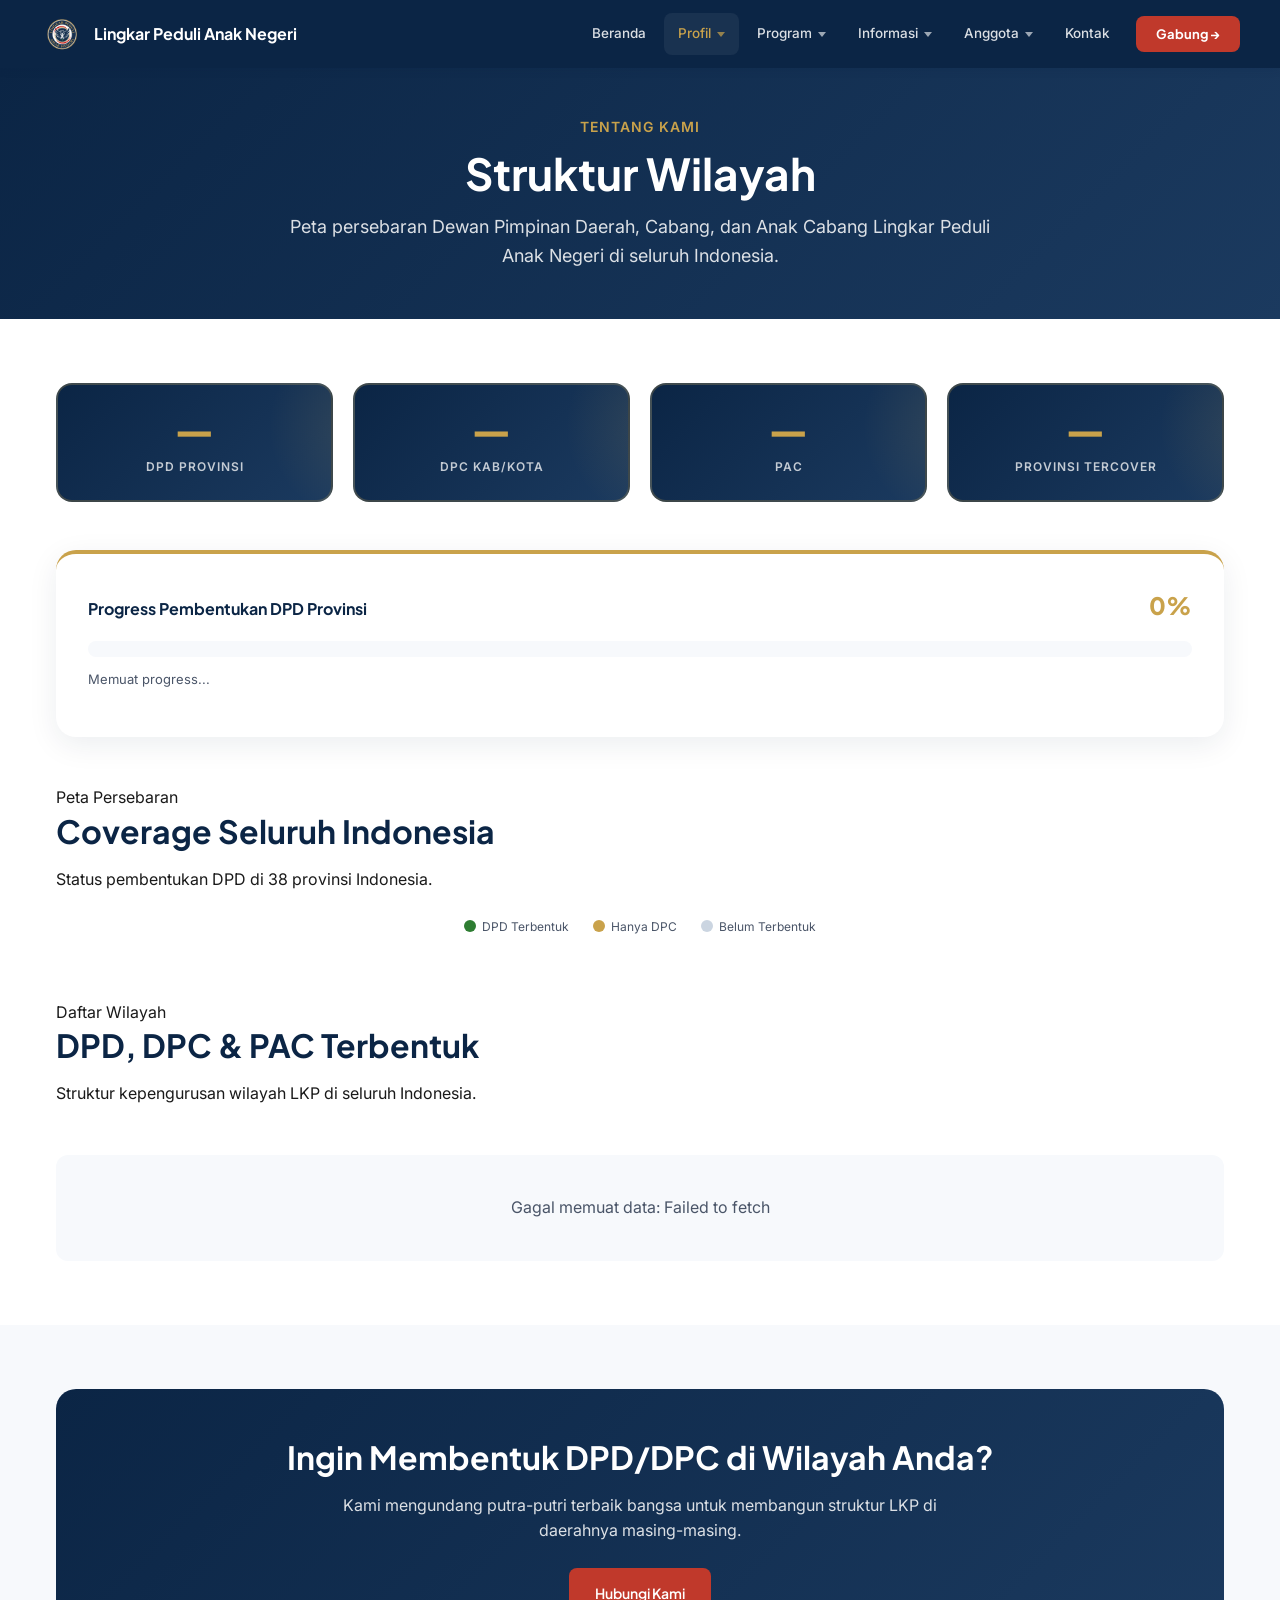
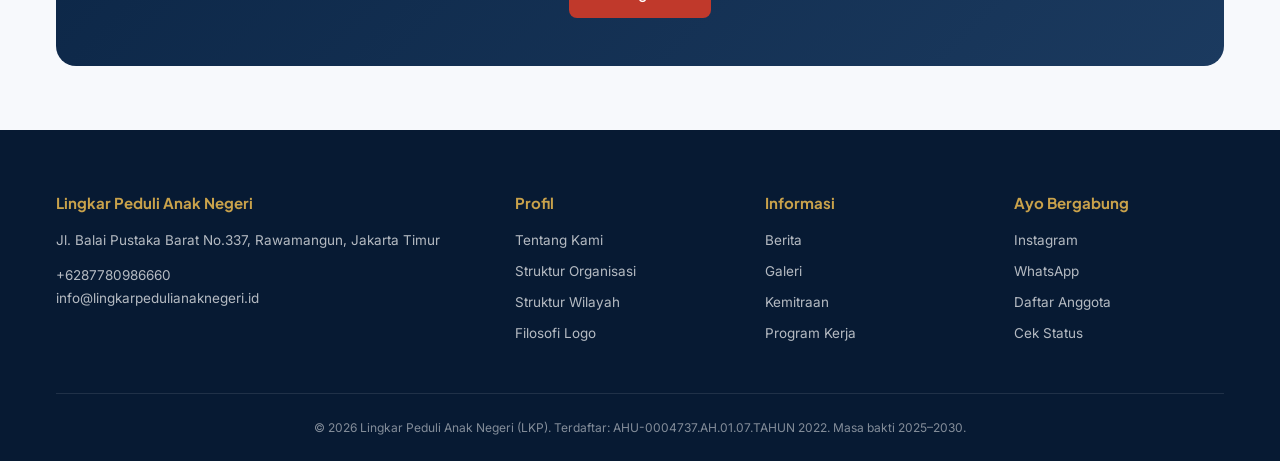
<file: struktur-wilayah.html>
<!DOCTYPE html>
<html lang="id">
<head>
  <meta charset="UTF-8">
  <meta name="viewport" content="width=device-width, initial-scale=1">
  <title>Struktur Wilayah — Lingkar Peduli Anak Negeri</title>
  <meta name="description" content="Peta persebaran Dewan Pimpinan Daerah (DPD), Dewan Pimpinan Cabang (DPC), dan Pengurus Anak Cabang (PAC) Lingkar Peduli Anak Negeri di seluruh Indonesia.">
  <link rel="canonical" href="https://lingkarpedulianaknegeri.id/struktur-wilayah.html">
  <meta property="og:url" content="https://lingkarpedulianaknegeri.id/struktur-wilayah.html">
  <link rel="preconnect" href="https://fonts.googleapis.com">
  <link href="https://fonts.googleapis.com/css2?family=Inter:wght@400;500;600;700&family=Plus+Jakarta+Sans:wght@600;700;800&display=swap" rel="stylesheet">
  <link rel="stylesheet" href="assets/css/variables.css">
  <link rel="stylesheet" href="assets/css/base.css">
  <link rel="stylesheet" href="assets/css/components.css">
  <link rel="stylesheet" href="assets/css/pages.css">
  <style>
    /* ===== STATS BAND ===== */
    .wil-stats {
      display: grid;
      grid-template-columns: repeat(4, 1fr);
      gap: 20px;
      margin-bottom: 48px;
    }
    @media (max-width: 700px) {
      .wil-stats { grid-template-columns: 1fr 1fr; }
    }
    .wil-stat {
      background: linear-gradient(135deg, var(--color-navy) 0%, var(--color-navy-soft) 100%);
      color: #fff;
      border-radius: 16px;
      padding: 24px 20px;
      text-align: center;
      border: 2px solid rgba(201,162,75,0.25);
      position: relative;
      overflow: hidden;
    }
    .wil-stat::before {
      content: '';
      position: absolute;
      top: -50%; right: -50%;
      width: 200px; height: 200px;
      background: radial-gradient(circle, rgba(201,162,75,0.15) 0%, transparent 70%);
      border-radius: 50%;
    }
    .wil-stat__num {
      font-family: var(--font-heading);
      font-size: 40px;
      font-weight: 800;
      color: var(--color-accent);
      line-height: 1;
      margin-bottom: 8px;
      position: relative;
      z-index: 1;
    }
    .wil-stat__label {
      font-size: 12px;
      color: rgba(255,255,255,0.75);
      text-transform: uppercase;
      letter-spacing: 1px;
      font-weight: 600;
      position: relative;
      z-index: 1;
    }

    /* ===== PROGRESS BAR ===== */
    .wil-progress {
      background: #fff;
      border-radius: 20px;
      padding: 32px;
      box-shadow: 0 8px 30px rgba(11,37,69,0.08);
      margin-bottom: 48px;
      border-top: 4px solid var(--color-accent);
    }
    .wil-progress__head {
      display: flex;
      justify-content: space-between;
      align-items: baseline;
      margin-bottom: 16px;
      flex-wrap: wrap;
      gap: 8px;
    }
    .wil-progress__title {
      font-family: var(--font-heading);
      font-size: 16px;
      font-weight: 700;
      color: var(--color-primary);
      margin: 0;
    }
    .wil-progress__pct {
      font-family: var(--font-heading);
      font-size: 24px;
      font-weight: 800;
      color: var(--color-accent);
    }
    .wil-progress__bar {
      height: 16px;
      background: var(--color-bg-alt);
      border-radius: 999px;
      overflow: hidden;
      position: relative;
    }
    .wil-progress__fill {
      height: 100%;
      background: linear-gradient(90deg, var(--color-accent), var(--color-cta));
      border-radius: 999px;
      transition: width 1.4s cubic-bezier(.4,0,.2,1);
      width: 0;
      box-shadow: 0 0 20px rgba(201,162,75,0.5);
    }
    .wil-progress__caption {
      margin-top: 12px;
      font-size: 13px;
      color: var(--color-text-soft);
    }

    /* ===== PROVINCE GRID ===== */
    .wil-prov-grid {
      display: grid;
      grid-template-columns: repeat(auto-fill, minmax(150px, 1fr));
      gap: 10px;
      margin-bottom: 48px;
    }
    .prov-badge {
      background: #fff;
      border: 1.5px solid var(--color-border);
      border-radius: 10px;
      padding: 12px 14px;
      font-size: 12.5px;
      font-weight: 600;
      color: var(--color-text-soft);
      text-align: center;
      transition: all 200ms ease;
      position: relative;
      display: flex;
      flex-direction: column;
      gap: 4px;
      align-items: center;
    }
    .prov-badge__name {
      font-family: var(--font-heading);
      color: var(--color-primary);
      font-size: 12px;
      font-weight: 700;
      line-height: 1.25;
      text-align: center;
    }
    .prov-badge__status {
      font-size: 10px;
      letter-spacing: 0.5px;
      text-transform: uppercase;
      font-weight: 700;
      padding: 2px 8px;
      border-radius: 999px;
    }
    .prov-badge--empty { opacity: 0.6; }
    .prov-badge--empty .prov-badge__status {
      background: #F1F5F9;
      color: #94A3B8;
    }
    .prov-badge--dpd {
      border-color: var(--color-hijau);
      background: linear-gradient(180deg, #F0FDF4 0%, #fff 100%);
      box-shadow: 0 4px 14px rgba(46,125,50,0.12);
    }
    .prov-badge--dpd .prov-badge__status {
      background: var(--color-hijau);
      color: #fff;
    }
    .prov-badge--dpc {
      border-color: var(--color-accent);
      background: linear-gradient(180deg, #FFFBEB 0%, #fff 100%);
    }
    .prov-badge--dpc .prov-badge__status {
      background: var(--color-accent);
      color: var(--color-navy);
    }
    .prov-badge:hover {
      transform: translateY(-3px);
      box-shadow: 0 8px 20px rgba(11,37,69,0.10);
    }

    /* ===== FILTER ===== */
    .wil-filter {
      display: flex;
      gap: 10px;
      justify-content: center;
      flex-wrap: wrap;
      margin-bottom: 32px;
    }
    .wil-filter__btn {
      background: #fff;
      border: 2px solid var(--color-border);
      color: var(--color-text-soft);
      padding: 9px 22px;
      border-radius: 999px;
      font-family: var(--font-heading);
      font-size: 13px;
      font-weight: 700;
      cursor: pointer;
      transition: all 180ms ease;
      letter-spacing: 0.3px;
    }
    .wil-filter__btn:hover {
      border-color: var(--color-accent);
      color: var(--color-primary);
    }
    .wil-filter__btn.is-active {
      background: var(--color-navy);
      border-color: var(--color-navy);
      color: #fff;
      box-shadow: 0 6px 16px rgba(11,37,69,0.2);
    }
    .wil-filter__btn .cnt {
      display: inline-block;
      background: rgba(255,255,255,0.15);
      padding: 1px 8px;
      border-radius: 999px;
      font-size: 11px;
      margin-left: 4px;
    }
    .wil-filter__btn:not(.is-active) .cnt {
      background: var(--color-bg-alt);
      color: var(--color-text-soft);
    }

    /* ===== CARDS GRID ===== */
    .wil-grid {
      display: grid;
      grid-template-columns: repeat(auto-fill, minmax(280px, 1fr));
      gap: 20px;
    }
    .wil-card {
      background: #fff;
      border-radius: 16px;
      padding: 24px 22px;
      box-shadow: 0 4px 16px rgba(11,37,69,0.06);
      border-top: 4px solid var(--color-accent);
      transition: all 260ms cubic-bezier(.4,0,.2,1);
      position: relative;
      overflow: hidden;
    }
    .wil-card:hover {
      transform: translateY(-6px);
      box-shadow: 0 20px 44px rgba(11,37,69,0.14);
    }
    .wil-card__head {
      display: flex;
      align-items: flex-start;
      justify-content: space-between;
      gap: 12px;
      margin-bottom: 16px;
    }
    .wil-card__jenjang {
      display: inline-block;
      background: var(--color-navy);
      color: var(--color-accent);
      font-family: var(--font-heading);
      font-weight: 800;
      font-size: 11px;
      letter-spacing: 1.2px;
      padding: 5px 12px;
      border-radius: 6px;
    }
    .wil-card__jenjang--dpc {
      background: var(--color-navy-soft);
    }
    .wil-card__jenjang--pac {
      background: #4A5568;
    }
    .wil-card__status {
      font-size: 10.5px;
      font-weight: 700;
      text-transform: uppercase;
      letter-spacing: 0.8px;
      padding: 4px 10px;
      border-radius: 999px;
    }
    .wil-card__status--aktif {
      background: #E8F5E9;
      color: #1B5E20;
    }
    .wil-card__status--proses {
      background: #FFF8E1;
      color: #B45309;
    }
    .wil-card__name {
      font-family: var(--font-heading);
      font-size: 16px;
      font-weight: 700;
      color: var(--color-primary);
      margin: 0 0 6px;
      line-height: 1.3;
    }
    .wil-card__prov {
      font-size: 12.5px;
      color: var(--color-text-soft);
      margin: 0 0 18px;
      display: flex;
      align-items: center;
      gap: 6px;
    }
    .wil-card__prov::before {
      content: '📍';
      font-size: 13px;
    }
    .wil-card__info {
      padding-top: 16px;
      border-top: 1px solid var(--color-border);
      display: flex;
      flex-direction: column;
      gap: 8px;
    }
    .wil-card__row {
      display: flex;
      justify-content: space-between;
      gap: 12px;
      font-size: 12.5px;
    }
    .wil-card__row dt {
      color: var(--color-text-soft);
      font-weight: 500;
      flex-shrink: 0;
    }
    .wil-card__row dd {
      color: var(--color-primary);
      font-weight: 600;
      text-align: right;
      margin: 0;
    }
    .wil-card__contact {
      display: inline-flex;
      align-items: center;
      gap: 6px;
      margin-top: 14px;
      color: var(--color-cta);
      font-size: 12.5px;
      font-weight: 600;
      text-decoration: none;
      transition: color 180ms;
    }
    .wil-card__contact:hover { color: var(--color-merah-dark); }

    .wil-loading {
      text-align: center;
      padding: 60px 20px;
      color: var(--color-text-soft);
      grid-column: 1/-1;
    }
    .wil-empty {
      text-align: center;
      padding: 40px;
      background: var(--color-bg-alt);
      border-radius: 12px;
      color: var(--color-text-soft);
      grid-column: 1/-1;
    }

    /* Legend */
    .wil-legend {
      display: flex;
      justify-content: center;
      gap: 24px;
      flex-wrap: wrap;
      margin-bottom: 16px;
      font-size: 12px;
      color: var(--color-text-soft);
    }
    .wil-legend__item {
      display: inline-flex;
      align-items: center;
      gap: 6px;
    }
    .wil-legend__dot {
      width: 12px; height: 12px;
      border-radius: 50%;
    }
    .wil-legend__dot--dpd { background: var(--color-hijau); }
    .wil-legend__dot--dpc { background: var(--color-accent); }
    .wil-legend__dot--empty { background: #CBD5E1; }
  </style>
</head>
<body>

  <header class="page-header">
    <div class="container">
      <p class="page-header__eyebrow">Tentang Kami</p>
      <h1>Struktur Wilayah</h1>
      <p class="page-header__lead">
        Peta persebaran Dewan Pimpinan Daerah, Cabang, dan Anak Cabang
        Lingkar Peduli Anak Negeri di seluruh Indonesia.
      </p>
    </div>
  </header>

  <section class="section">
    <div class="container">

      <!-- STATS -->
      <div class="wil-stats">
        <div class="wil-stat">
          <div class="wil-stat__num" id="stDpd">—</div>
          <div class="wil-stat__label">DPD Provinsi</div>
        </div>
        <div class="wil-stat">
          <div class="wil-stat__num" id="stDpc">—</div>
          <div class="wil-stat__label">DPC Kab/Kota</div>
        </div>
        <div class="wil-stat">
          <div class="wil-stat__num" id="stPac">—</div>
          <div class="wil-stat__label">PAC</div>
        </div>
        <div class="wil-stat">
          <div class="wil-stat__num" id="stProv">—</div>
          <div class="wil-stat__label">Provinsi Tercover</div>
        </div>
      </div>

      <!-- PROGRESS BAR -->
      <div class="wil-progress">
        <div class="wil-progress__head">
          <h3 class="wil-progress__title">Progress Pembentukan DPD Provinsi</h3>
          <span class="wil-progress__pct" id="progPct">0%</span>
        </div>
        <div class="wil-progress__bar">
          <div class="wil-progress__fill" id="progFill"></div>
        </div>
        <p class="wil-progress__caption" id="progCaption">
          Memuat progress...
        </p>
      </div>

      <!-- PROVINCE GRID -->
      <div class="sec-head" style="margin-bottom:24px;">
        <span class="sec-head__eyebrow">Peta Persebaran</span>
        <h2>Coverage Seluruh Indonesia</h2>
        <p>Status pembentukan DPD di 38 provinsi Indonesia.</p>
      </div>

      <div class="wil-legend">
        <span class="wil-legend__item"><span class="wil-legend__dot wil-legend__dot--dpd"></span> DPD Terbentuk</span>
        <span class="wil-legend__item"><span class="wil-legend__dot wil-legend__dot--dpc"></span> Hanya DPC</span>
        <span class="wil-legend__item"><span class="wil-legend__dot wil-legend__dot--empty"></span> Belum Terbentuk</span>
      </div>

      <div class="wil-prov-grid" id="provGrid"></div>

      <!-- FILTER + CARDS -->
      <div class="sec-head" style="margin-top:48px;">
        <span class="sec-head__eyebrow">Daftar Wilayah</span>
        <h2>DPD, DPC &amp; PAC Terbentuk</h2>
        <p>Struktur kepengurusan wilayah LKP di seluruh Indonesia.</p>
      </div>

      <div class="wil-filter" id="wilFilter"></div>

      <div class="wil-grid" id="wilGrid">
        <div class="wil-loading">Memuat data wilayah...</div>
      </div>

    </div>
  </section>

  <section class="section section--alt">
    <div class="container">
      <div class="cta-join">
        <h2>Ingin Membentuk DPD/DPC di Wilayah Anda?</h2>
        <p>Kami mengundang putra-putri terbaik bangsa untuk membangun struktur LKP di daerahnya masing-masing.</p>
        <a href="hubungi-kami.html" class="btn btn--primary">Hubungi Kami</a>
      </div>
    </div>
  </section>

  <script type="module">
    import './assets/js/components.js';
    import { fetchWilayah, formatTanggal, escapeHtml } from './assets/js/api.js';

    // 38 provinsi Indonesia (terbaru 2024)
    const ALL_PROVINSI = [
      'Aceh', 'Sumatera Utara', 'Sumatera Barat', 'Riau', 'Kepulauan Riau',
      'Jambi', 'Bengkulu', 'Sumatera Selatan', 'Kepulauan Bangka Belitung', 'Lampung',
      'Banten', 'DKI Jakarta', 'Jawa Barat', 'Jawa Tengah', 'DI Yogyakarta',
      'Jawa Timur', 'Bali', 'Nusa Tenggara Barat', 'Nusa Tenggara Timur',
      'Kalimantan Barat', 'Kalimantan Tengah', 'Kalimantan Selatan', 'Kalimantan Timur', 'Kalimantan Utara',
      'Sulawesi Utara', 'Gorontalo', 'Sulawesi Tengah', 'Sulawesi Barat', 'Sulawesi Selatan', 'Sulawesi Tenggara',
      'Maluku', 'Maluku Utara',
      'Papua', 'Papua Barat', 'Papua Selatan', 'Papua Tengah', 'Papua Pegunungan', 'Papua Barat Daya'
    ];
    const TOTAL_PROV = ALL_PROVINSI.length;

    let allData = [];
    let activeFilter = 'Semua';

    function normalize(s) { return String(s || '').trim(); }

    function renderProvinsiGrid() {
      const provMap = {};
      allData.forEach(w => {
        const p = normalize(w.provinsi);
        if (!p) return;
        if (!provMap[p]) provMap[p] = [];
        provMap[p].push(w);
      });

      const el = document.getElementById('provGrid');
      el.innerHTML = ALL_PROVINSI.map(prov => {
        const items = provMap[prov] || [];
        const hasDpd = items.some(i => normalize(i.jenjang).toUpperCase() === 'DPD');
        const hasDpc = items.some(i => normalize(i.jenjang).toUpperCase() === 'DPC');
        let cls = 'prov-badge--empty';
        let statusText = 'Belum';
        if (hasDpd) { cls = 'prov-badge--dpd'; statusText = 'DPD'; }
        else if (hasDpc) { cls = 'prov-badge--dpc'; statusText = 'DPC'; }

        return `
          <div class="prov-badge ${cls}" title="${escapeHtml(prov)}">
            <span class="prov-badge__name">${escapeHtml(prov)}</span>
            <span class="prov-badge__status">${statusText}</span>
          </div>
        `;
      }).join('');
    }

    function renderStats() {
      const dpd = allData.filter(w => normalize(w.jenjang).toUpperCase() === 'DPD').length;
      const dpc = allData.filter(w => normalize(w.jenjang).toUpperCase() === 'DPC').length;
      const pac = allData.filter(w => normalize(w.jenjang).toUpperCase() === 'PAC').length;
      const provSet = new Set();
      allData.filter(w => normalize(w.jenjang).toUpperCase() === 'DPD')
             .forEach(w => provSet.add(normalize(w.provinsi)));

      document.getElementById('stDpd').textContent = dpd;
      document.getElementById('stDpc').textContent = dpc;
      document.getElementById('stPac').textContent = pac;
      document.getElementById('stProv').textContent = provSet.size;

      const pct = Math.round((provSet.size / TOTAL_PROV) * 100);
      document.getElementById('progPct').textContent = pct + '%';
      document.getElementById('progCaption').textContent =
        `${provSet.size} dari ${TOTAL_PROV} provinsi sudah memiliki DPD LKP.`;
      setTimeout(() => {
        document.getElementById('progFill').style.width = pct + '%';
      }, 200);
    }

    function renderFilter() {
      const dpd = allData.filter(w => normalize(w.jenjang).toUpperCase() === 'DPD').length;
      const dpc = allData.filter(w => normalize(w.jenjang).toUpperCase() === 'DPC').length;
      const pac = allData.filter(w => normalize(w.jenjang).toUpperCase() === 'PAC').length;
      const total = allData.length;

      const options = [
        { key: 'Semua', label: 'Semua', count: total },
        { key: 'DPD', label: 'DPD', count: dpd },
        { key: 'DPC', label: 'DPC', count: dpc },
        { key: 'PAC', label: 'PAC', count: pac },
      ];

      const el = document.getElementById('wilFilter');
      el.innerHTML = options.map(o => `
        <button class="wil-filter__btn ${activeFilter === o.key ? 'is-active' : ''}" data-key="${o.key}">
          ${o.label} <span class="cnt">${o.count}</span>
        </button>
      `).join('');

      el.querySelectorAll('.wil-filter__btn').forEach(btn => {
        btn.addEventListener('click', () => {
          activeFilter = btn.dataset.key;
          renderFilter();
          renderCards();
        });
      });
    }

    function renderCards() {
      const el = document.getElementById('wilGrid');
      const filtered = activeFilter === 'Semua'
        ? allData
        : allData.filter(w => normalize(w.jenjang).toUpperCase() === activeFilter);

      if (!filtered.length) {
        el.innerHTML = `<div class="wil-empty">Belum ada data untuk kategori ini.</div>`;
        return;
      }

      // Sort by jenjang then provinsi
      const order = { 'DPD': 1, 'DPC': 2, 'PAC': 3 };
      filtered.sort((a, b) => {
        const ja = order[normalize(a.jenjang).toUpperCase()] || 99;
        const jb = order[normalize(b.jenjang).toUpperCase()] || 99;
        if (ja !== jb) return ja - jb;
        return normalize(a.provinsi).localeCompare(normalize(b.provinsi));
      });

      el.innerHTML = filtered.map(w => {
        const jenjang = normalize(w.jenjang).toUpperCase();
        const status = normalize(w.status).toLowerCase();
        const statusCls = status.includes('aktif') ? 'aktif' : 'proses';
        const jenjangCls = jenjang.toLowerCase();
        const wa = normalize(w.kontak).replace(/[^0-9]/g, '');
        return `
          <article class="wil-card">
            <div class="wil-card__head">
              <span class="wil-card__jenjang wil-card__jenjang--${jenjangCls}">${jenjang}</span>
              <span class="wil-card__status wil-card__status--${statusCls}">${escapeHtml(w.status || 'Aktif')}</span>
            </div>
            <h3 class="wil-card__name">${escapeHtml(w.nama_wilayah)}</h3>
            <p class="wil-card__prov">${escapeHtml(w.provinsi)}</p>
            <dl class="wil-card__info">
              <div class="wil-card__row">
                <dt>Ketua</dt>
                <dd>${escapeHtml(w.ketua || '-')}</dd>
              </div>
              <div class="wil-card__row">
                <dt>Sekretaris</dt>
                <dd>${escapeHtml(w.sekretaris || '-')}</dd>
              </div>
              <div class="wil-card__row">
                <dt>Dibentuk</dt>
                <dd>${formatTanggal(w.tanggal_dibentuk)}</dd>
              </div>
            </dl>
            ${wa ? `<a class="wil-card__contact" href="https://wa.me/${wa}" target="_blank" rel="noopener">💬 Hubungi Pengurus →</a>` : ''}
          </article>
        `;
      }).join('');
    }

    async function init() {
      try {
        allData = await fetchWilayah();
        allData = allData.filter(w => String(w.aktif).toUpperCase() === 'YA');
        renderStats();
        renderProvinsiGrid();
        renderFilter();
        renderCards();
      } catch (err) {
        document.getElementById('wilGrid').innerHTML =
          `<div class="wil-empty">Gagal memuat data: ${escapeHtml(err.message)}</div>`;
      }
    }
    document.addEventListener('DOMContentLoaded', init);
  </script>
</body>
</html>
</file>
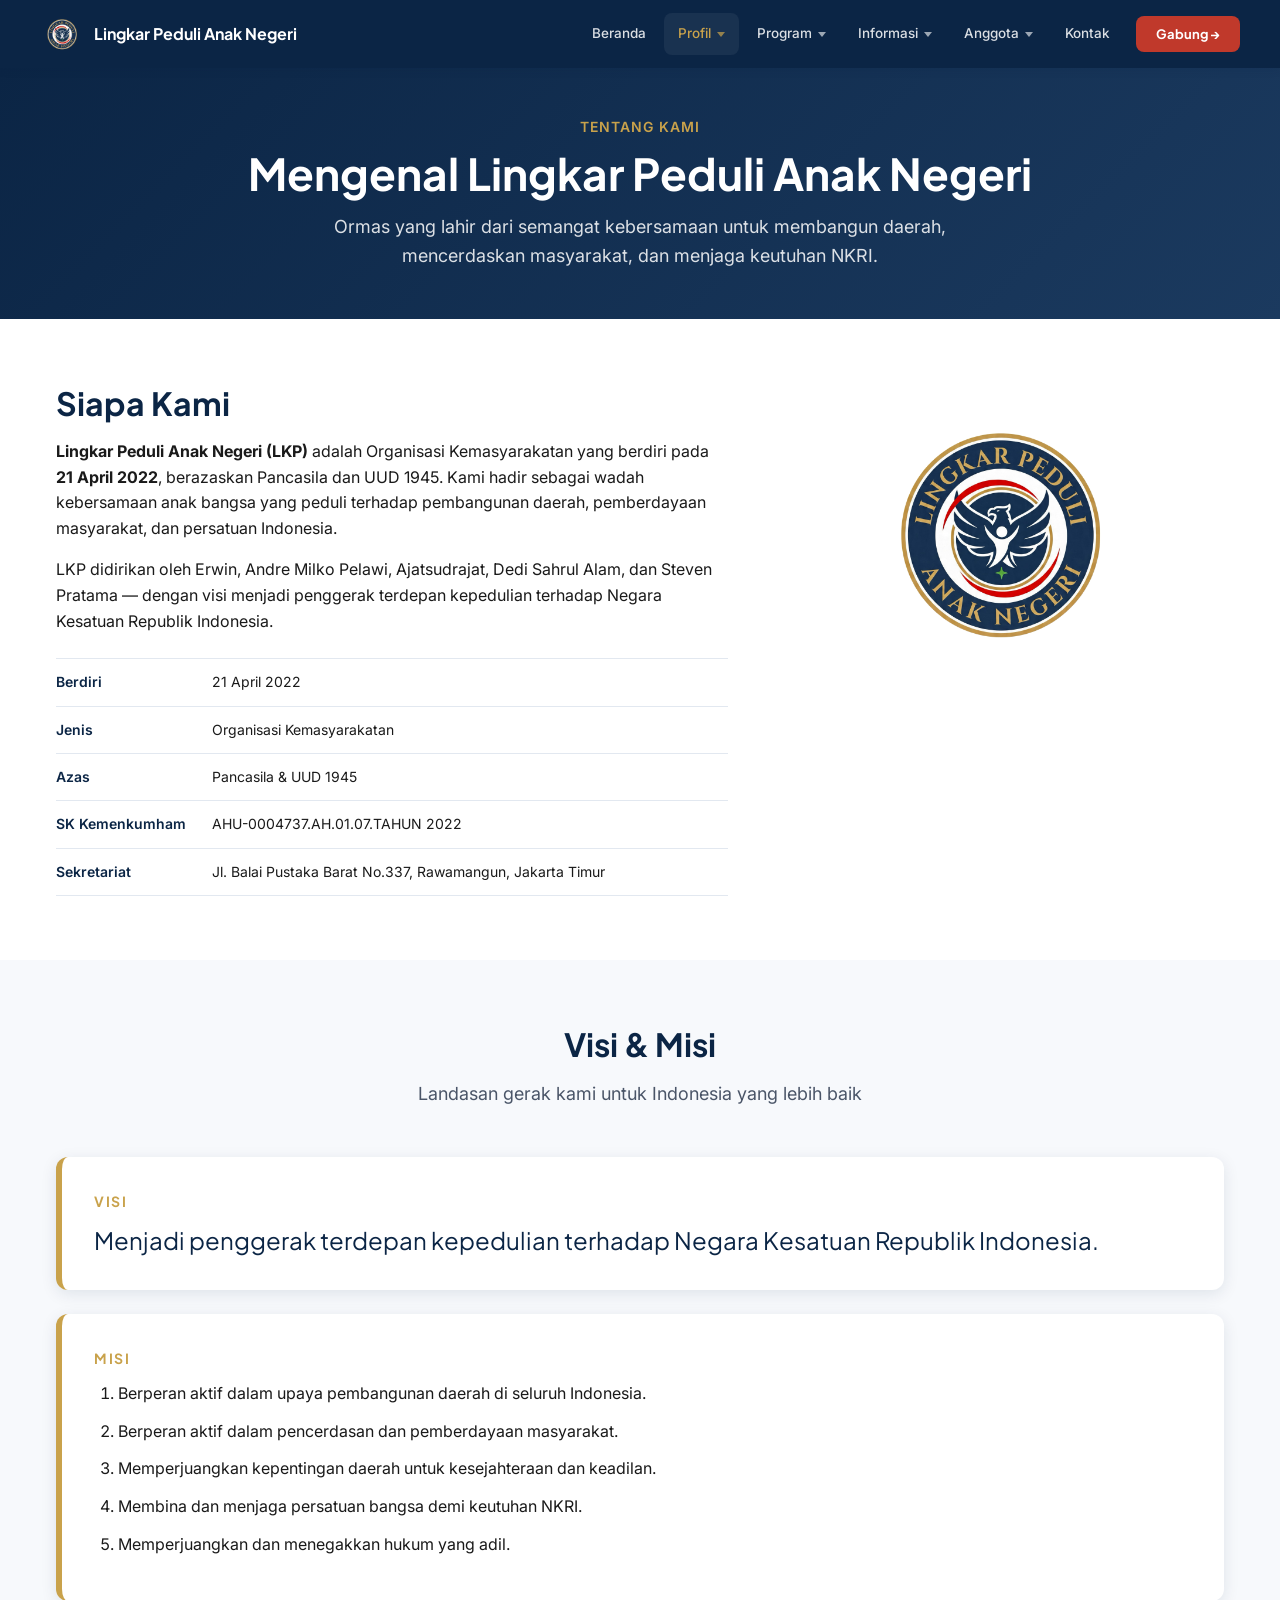
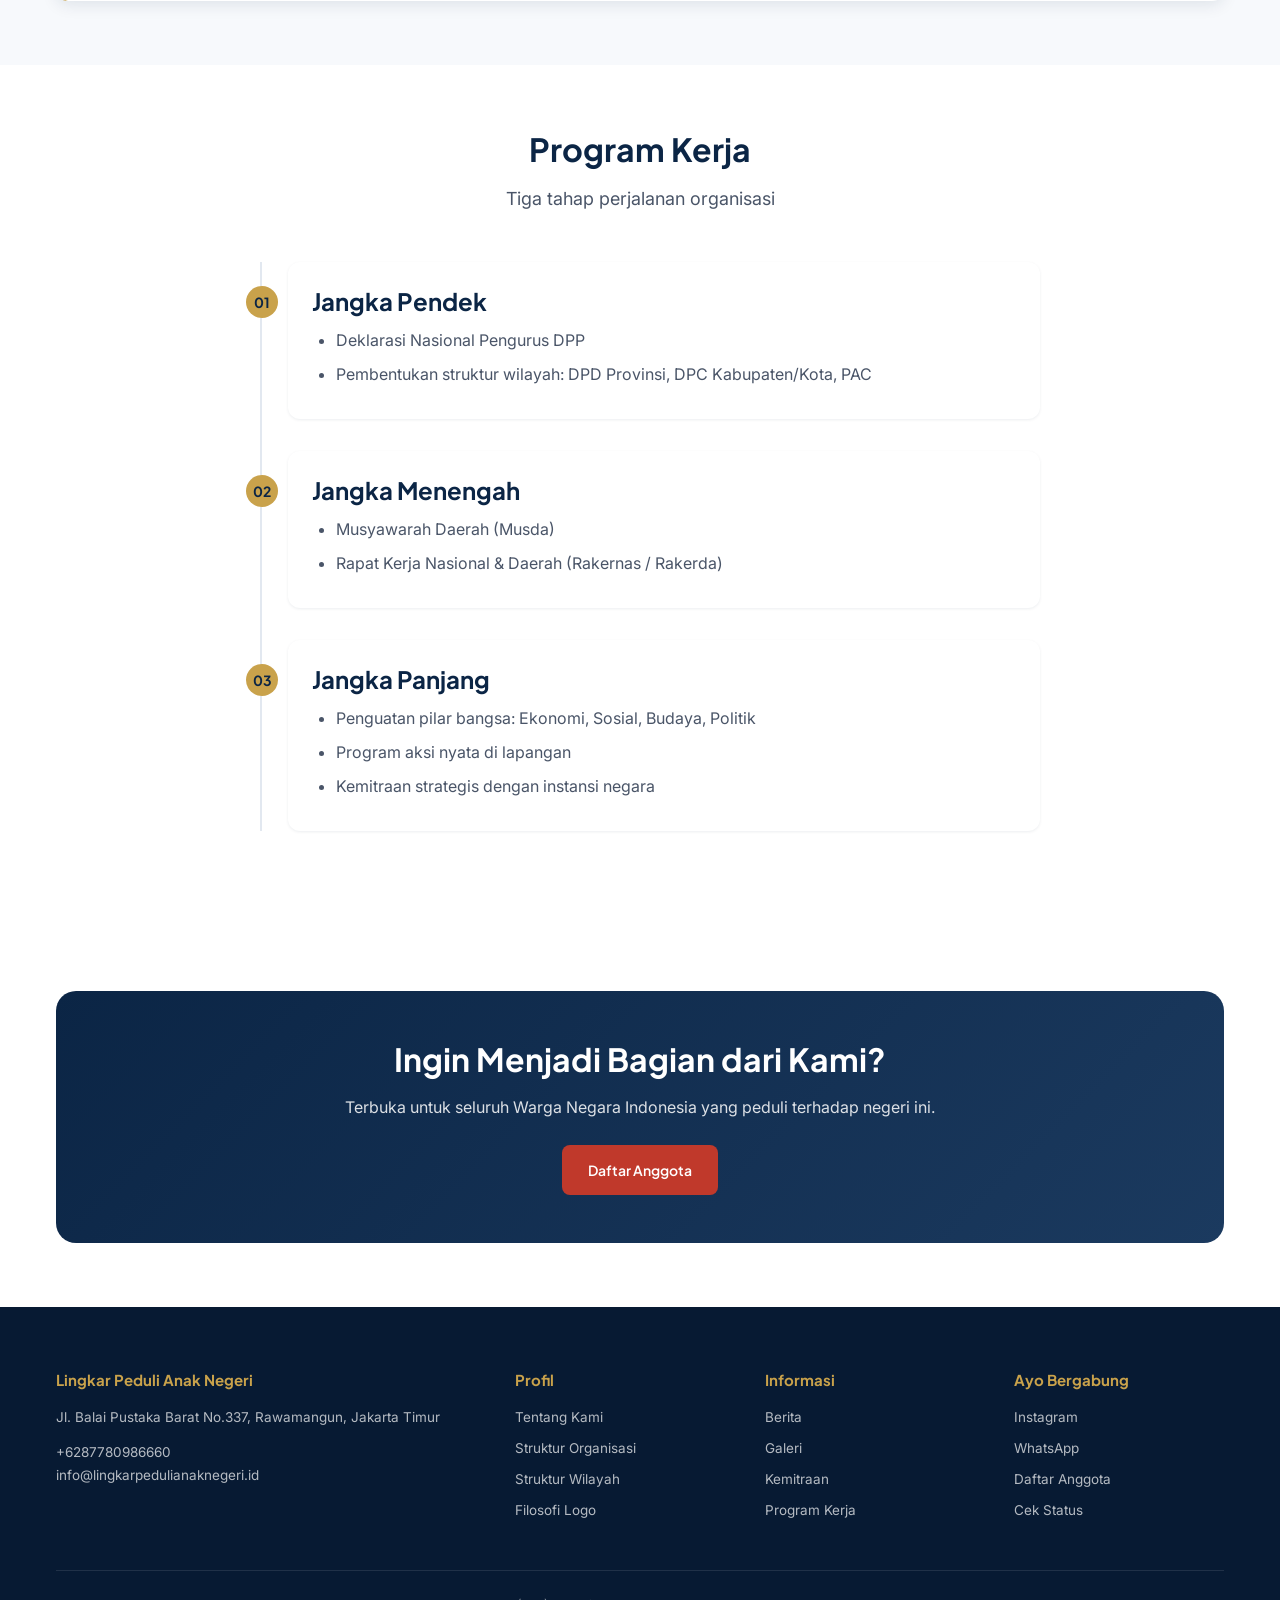
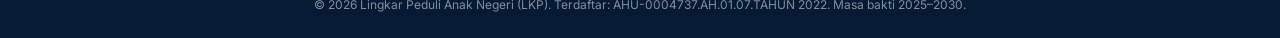
<file: tentang-kami.html>
<!DOCTYPE html>
<html lang="id">
<head>
  <meta charset="UTF-8">
  <meta name="viewport" content="width=device-width, initial-scale=1">
  <title>Tentang Kami — Lingkar Peduli Anak Negeri</title>
  <meta name="description" content="Visi, misi, dan program kerja Lingkar Peduli Anak Negeri — organisasi kemasyarakatan penggerak kepedulian terhadap NKRI.">
  <link rel="preconnect" href="https://fonts.googleapis.com">
  <link href="https://fonts.googleapis.com/css2?family=Inter:wght@400;500;600&family=Plus+Jakarta+Sans:wght@600;700;800&display=swap" rel="stylesheet">
  <link rel="stylesheet" href="assets/css/variables.css">
  <link rel="stylesheet" href="assets/css/base.css">
  <link rel="stylesheet" href="assets/css/components.css">
  <link rel="stylesheet" href="assets/css/pages.css">
</head>
<body>

  <header class="page-header">
    <div class="container">
      <p class="page-header__eyebrow">Tentang Kami</p>
      <h1>Mengenal Lingkar Peduli Anak Negeri</h1>
      <p class="page-header__lead">
        Ormas yang lahir dari semangat kebersamaan untuk membangun daerah,
        mencerdaskan masyarakat, dan menjaga keutuhan NKRI.
      </p>
    </div>
  </header>

  <section class="section">
    <div class="container">
      <div class="two-col">
        <div>
          <h2>Siapa Kami</h2>
          <p>
            <strong>Lingkar Peduli Anak Negeri (LKP)</strong> adalah Organisasi
            Kemasyarakatan yang berdiri pada <strong>21 April 2022</strong>,
            berazaskan Pancasila dan UUD 1945. Kami hadir sebagai wadah
            kebersamaan anak bangsa yang peduli terhadap pembangunan daerah,
            pemberdayaan masyarakat, dan persatuan Indonesia.
          </p>
          <p>
            LKP didirikan oleh Erwin, Andre Milko Pelawi, Ajatsudrajat,
            Dedi Sahrul Alam, dan Steven Pratama — dengan visi menjadi
            penggerak terdepan kepedulian terhadap Negara Kesatuan Republik
            Indonesia.
          </p>
          <dl class="fact-list">
            <div><dt>Berdiri</dt><dd>21 April 2022</dd></div>
            <div><dt>Jenis</dt><dd>Organisasi Kemasyarakatan</dd></div>
            <div><dt>Azas</dt><dd>Pancasila &amp; UUD 1945</dd></div>
            <div><dt>SK Kemenkumham</dt><dd>AHU-0004737.AH.01.07.TAHUN 2022</dd></div>
            <div><dt>Sekretariat</dt><dd>Jl. Balai Pustaka Barat No.337, Rawamangun, Jakarta Timur</dd></div>
          </dl>
        </div>
        <aside>
          <img src="assets/img/logo-lkp.png" alt="Logo LKP" class="about-logo"
               onerror="this.style.display='none'">
        </aside>
      </div>
    </div>
  </section>

  <section class="section section--alt">
    <div class="container">
      <header class="section__header">
        <h2>Visi &amp; Misi</h2>
        <p>Landasan gerak kami untuk Indonesia yang lebih baik</p>
      </header>

      <div class="visi-misi">
        <article class="visi-card">
          <span class="visi-card__label">Visi</span>
          <p class="visi-card__text">
            Menjadi penggerak terdepan kepedulian terhadap Negara Kesatuan
            Republik Indonesia.
          </p>
        </article>

        <div class="misi-card">
          <span class="visi-card__label">Misi</span>
          <ol class="misi-list">
            <li>Berperan aktif dalam upaya pembangunan daerah di seluruh Indonesia.</li>
            <li>Berperan aktif dalam pencerdasan dan pemberdayaan masyarakat.</li>
            <li>Memperjuangkan kepentingan daerah untuk kesejahteraan dan keadilan.</li>
            <li>Membina dan menjaga persatuan bangsa demi keutuhan NKRI.</li>
            <li>Memperjuangkan dan menegakkan hukum yang adil.</li>
          </ol>
        </div>
      </div>
    </div>
  </section>

  <section class="section">
    <div class="container">
      <header class="section__header">
        <h2>Program Kerja</h2>
        <p>Tiga tahap perjalanan organisasi</p>
      </header>

      <div class="timeline">
        <article class="timeline__item">
          <span class="timeline__marker">01</span>
          <h3>Jangka Pendek</h3>
          <ul>
            <li>Deklarasi Nasional Pengurus DPP</li>
            <li>Pembentukan struktur wilayah: DPD Provinsi, DPC Kabupaten/Kota, PAC</li>
          </ul>
        </article>

        <article class="timeline__item">
          <span class="timeline__marker">02</span>
          <h3>Jangka Menengah</h3>
          <ul>
            <li>Musyawarah Daerah (Musda)</li>
            <li>Rapat Kerja Nasional &amp; Daerah (Rakernas / Rakerda)</li>
          </ul>
        </article>

        <article class="timeline__item">
          <span class="timeline__marker">03</span>
          <h3>Jangka Panjang</h3>
          <ul>
            <li>Penguatan pilar bangsa: Ekonomi, Sosial, Budaya, Politik</li>
            <li>Program aksi nyata di lapangan</li>
            <li>Kemitraan strategis dengan instansi negara</li>
          </ul>
        </article>
      </div>
    </div>
  </section>

  <section class="section">
    <div class="container">
      <div class="cta-join">
        <h2>Ingin Menjadi Bagian dari Kami?</h2>
        <p>Terbuka untuk seluruh Warga Negara Indonesia yang peduli terhadap negeri ini.</p>
        <a href="gabung.html" class="btn btn--primary">Daftar Anggota</a>
      </div>
    </div>
  </section>

  <script type="module" src="assets/js/components.js"></script>
</body>
</html>
</file>
<file: assets/css/variables.css>
:root {
  /* ==== BRAND COLORS LKP ==== */
  --color-navy:      #0B2545;
  --color-navy-dark: #071A33;
  --color-navy-soft: #1B3A5F;

  --color-gold:      #C9A24B;
  --color-gold-soft: #E6C878;

  --color-merah:     #C0392B;
  --color-merah-dark:#962D22;

  --color-hijau:     #2E7D32;

  /* ==== NETRAL ==== */
  --color-bg:        #FFFFFF;
  --color-bg-alt:    #F7F9FC;
  --color-text:      #1A1A1A;
  --color-text-soft: #4A5568;
  --color-border:    #E2E8F0;

  /* ==== SEMANTIK ==== */
  --color-primary:   var(--color-navy);
  --color-accent:    var(--color-gold);
  --color-cta:       var(--color-merah);

  /* ==== TIPOGRAFI ==== */
  --font-heading: 'Plus Jakarta Sans', system-ui, sans-serif;
  --font-body:    'Inter', system-ui, sans-serif;

  --fs-xs:   0.75rem;
  --fs-sm:   0.875rem;
  --fs-base: 1rem;
  --fs-lg:   1.125rem;
  --fs-xl:   1.5rem;
  --fs-2xl:  2rem;
  --fs-3xl:  2.75rem;
  --fs-4xl:  3.5rem;

  /* ==== SPACING ==== */
  --space-1: 0.25rem;
  --space-2: 0.5rem;
  --space-3: 0.75rem;
  --space-4: 1rem;
  --space-6: 1.5rem;
  --space-8: 2rem;
  --space-12: 3rem;
  --space-16: 4rem;

  /* ==== LAYOUT ==== */
  --container-max: 1200px;
  --radius-sm: 6px;
  --radius-md: 12px;
  --radius-lg: 20px;

  --shadow-sm: 0 1px 3px rgba(11,37,69,0.08);
  --shadow-md: 0 4px 16px rgba(11,37,69,0.10);
  --shadow-lg: 0 12px 32px rgba(11,37,69,0.14);

  --transition: 200ms ease;
}
</file>
<file: assets/css/base.css>
*, *::before, *::after {
  box-sizing: border-box;
  margin: 0;
  padding: 0;
}

html { scroll-behavior: smooth; }

body {
  font-family: var(--font-body);
  font-size: var(--fs-base);
  line-height: 1.6;
  color: var(--color-text);
  background: var(--color-bg);
}

h1, h2, h3, h4 {
  font-family: var(--font-heading);
  color: var(--color-primary);
  line-height: 1.25;
  font-weight: 700;
  margin-bottom: var(--space-4);
}

h1 { font-size: var(--fs-3xl); }
h2 { font-size: var(--fs-2xl); }
h3 { font-size: var(--fs-xl); }

p { margin-bottom: var(--space-4); }

a {
  color: var(--color-primary);
  text-decoration: none;
  transition: color var(--transition);
}
a:hover { color: var(--color-accent); }

img { max-width: 100%; height: auto; display: block; }

.container {
  max-width: var(--container-max);
  margin: 0 auto;
  padding: 0 var(--space-4);
}

.section {
  padding: var(--space-16) 0;
}

.section--alt {
  background: var(--color-bg-alt);
}
</file>
<file: assets/css/components.css>
/* ===== NAVBAR ===== */
.navbar {
  position: sticky;
  top: 0;
  z-index: 1000;
  background: var(--color-primary);
  box-shadow: 0 2px 8px rgba(11,37,69,0.12);
}
.navbar__inner {
  display: flex;
  align-items: center;
  justify-content: space-between;
  padding: 12px 0;
  gap: 20px;
}
.navbar__brand {
  display: flex;
  align-items: center;
  gap: 10px;
  color: #fff;
  font-family: var(--font-heading);
  font-weight: 700;
  font-size: 16px;
  flex-shrink: 0;
}
.navbar__brand img { height: 44px; width: auto; }
.navbar__brand span { color: #fff; }

.navbar__menu {
  display: flex;
  align-items: center;
  gap: 4px;
  list-style: none;
  margin: 0;
  padding: 0;
}
.navbar__item { position: relative; }
.navbar__link {
  display: inline-flex;
  align-items: center;
  gap: 4px;
  color: rgba(255,255,255,0.85);
  font-weight: 500;
  font-size: 13.5px;
  padding: 10px 14px;
  border-radius: 8px;
  transition: all 180ms ease;
  white-space: nowrap;
  cursor: pointer;
  background: transparent;
  border: none;
  font-family: var(--font-body);
}
.navbar__link:hover,
.navbar__link.is-active {
  color: var(--color-accent);
  background: rgba(255,255,255,0.06);
}
.navbar__link::after {
  content: '';
  display: inline-block;
  width: 0; height: 0;
  border-left: 4px solid transparent;
  border-right: 4px solid transparent;
  border-top: 5px solid currentColor;
  margin-left: 2px;
  transition: transform 180ms ease;
  opacity: 0.7;
}
.navbar__link.no-caret::after { display: none; }
.navbar__item.is-open > .navbar__link::after { transform: rotate(180deg); }

/* Dropdown */
.navbar__dropdown {
  position: absolute;
  top: calc(100% + 6px);
  left: 0;
  min-width: 240px;
  background: #fff;
  border-radius: 12px;
  box-shadow: 0 12px 40px rgba(11,37,69,0.18);
  padding: 8px;
  list-style: none;
  margin: 0;
  opacity: 0;
  visibility: hidden;
  transform: translateY(-6px);
  transition: all 180ms ease;
  border-top: 3px solid var(--color-accent);
}
.navbar__item:hover > .navbar__dropdown,
.navbar__item.is-open > .navbar__dropdown {
  opacity: 1;
  visibility: visible;
  transform: translateY(0);
}
.navbar__dropdown li { margin: 0; }
.navbar__dropdown a {
  display: block;
  padding: 10px 14px;
  color: var(--color-text);
  font-size: 13.5px;
  border-radius: 8px;
  transition: all 150ms ease;
}
.navbar__dropdown a:hover {
  background: var(--color-bg-alt);
  color: var(--color-primary);
  padding-left: 18px;
}

/* CTA Button */
.navbar__cta {
  background: var(--color-cta);
  color: #fff !important;
  font-family: var(--font-heading);
  font-weight: 700;
  font-size: 13px;
  padding: 10px 20px;
  border-radius: 8px;
  margin-left: 8px;
  transition: all 180ms ease;
  white-space: nowrap;
}
.navbar__cta:hover {
  background: var(--color-merah-dark);
  transform: translateY(-1px);
  box-shadow: 0 6px 16px rgba(192,57,43,0.35);
}

/* Mobile toggle */
.navbar__toggle {
  display: none;
  background: transparent;
  border: 2px solid rgba(255,255,255,0.2);
  border-radius: 8px;
  cursor: pointer;
  color: #fff;
  font-size: 20px;
  width: 42px; height: 42px;
  align-items: center;
  justify-content: center;
  flex-shrink: 0;
}

/* Mobile */
@media (max-width: 1024px) {
  .navbar__toggle { display: flex; }
  .navbar__brand span { display: none; }
  .navbar__menu {
    position: fixed;
    top: 68px; left: 0; right: 0;
    background: var(--color-navy-dark);
    flex-direction: column;
    align-items: stretch;
    padding: 16px;
    gap: 2px;
    transform: translateX(-100%);
    transition: transform 280ms ease;
    height: calc(100vh - 68px);
    overflow-y: auto;
    border-top: 1px solid rgba(255,255,255,0.08);
  }
  .navbar__menu.is-open { transform: translateX(0); }
  .navbar__item { width: 100%; }
  .navbar__link {
    width: 100%;
    justify-content: space-between;
    padding: 14px 16px;
    font-size: 15px;
    border-radius: 8px;
  }
  .navbar__dropdown {
    position: static;
    opacity: 1;
    visibility: visible;
    transform: none;
    box-shadow: none;
    background: rgba(255,255,255,0.05);
    border-top: none;
    border-left: 2px solid var(--color-accent);
    border-radius: 8px;
    margin: 4px 0 4px 16px;
    padding: 4px;
    max-height: 0;
    overflow: hidden;
    transition: max-height 300ms ease, padding 300ms ease;
    padding-top: 0;
    padding-bottom: 0;
  }
  .navbar__item.is-open > .navbar__dropdown {
    max-height: 500px;
    padding-top: 4px;
    padding-bottom: 4px;
  }
  .navbar__dropdown a {
    color: rgba(255,255,255,0.75);
    font-size: 14px;
  }
  .navbar__dropdown a:hover {
    background: rgba(255,255,255,0.08);
    color: var(--color-accent);
  }
  .navbar__cta {
    width: 100%;
    text-align: center;
    margin: 12px 0 0;
    padding: 14px;
    font-size: 15px;
  }
}

/* ===== FOOTER ===== */
.footer {
  background: var(--color-navy-dark);
  color: rgba(255,255,255,0.8);
  padding: 64px 0 24px;
  margin-top: 0;
}
.footer h4 {
  color: var(--color-accent);
  font-size: 15px;
  margin-bottom: 16px;
  font-family: var(--font-heading);
}
.footer p {
  font-size: 13.5px;
  color: rgba(255,255,255,0.7);
  line-height: 1.7;
  margin-bottom: 8px;
}
.footer a {
  color: rgba(255,255,255,0.7);
  font-size: 13.5px;
  transition: color 180ms;
}
.footer a:hover { color: var(--color-accent); }
.footer__bottom {
  border-top: 1px solid rgba(255,255,255,0.1);
  margin-top: 40px;
  padding-top: 24px;
  text-align: center;
  font-size: 12px;
  color: rgba(255,255,255,0.5);
}

/* ===== BUTTON ===== */
.btn {
  display: inline-flex;
  align-items: center;
  justify-content: center;
  gap: 8px;
  padding: 12px 24px;
  border: 2px solid transparent;
  border-radius: 8px;
  font-family: var(--font-heading);
  font-weight: 600;
  font-size: 14px;
  cursor: pointer;
  transition: all 200ms ease;
  text-decoration: none;
}
.btn--primary {
  background: var(--color-cta);
  color: #fff;
}
.btn--primary:hover {
  background: var(--color-merah-dark);
  color: #fff;
  transform: translateY(-2px);
  box-shadow: 0 8px 20px rgba(192,57,43,0.3);
}
.btn--gold {
  background: var(--color-accent);
  color: var(--color-navy);
}
.btn--gold:hover {
  background: var(--color-gold-soft);
  color: var(--color-navy);
  transform: translateY(-2px);
}
.btn--outline {
  background: transparent;
  border-color: rgba(255,255,255,0.4);
  color: #fff;
}
.btn--outline:hover {
  border-color: var(--color-accent);
  color: var(--color-accent);
}

/* ===== HERO (dasar) ===== */
.hero {
  background: linear-gradient(135deg, var(--color-navy) 0%, var(--color-navy-soft) 100%);
  color: #fff;
  padding: 80px 0;
  position: relative;
  overflow: hidden;
}
.hero h1 { color: #fff; }
.hero p { color: rgba(255,255,255,0.85); }
</file>
<file: assets/css/pages.css>
/* ===== PAGE HEADER ===== */
.page-header {
  background: linear-gradient(135deg, var(--color-navy) 0%, var(--color-navy-soft) 100%);
  color: #fff;
  padding: var(--space-12) 0;
  text-align: center;
}
.page-header__eyebrow {
  color: var(--color-accent);
  font-size: var(--fs-sm);
  font-weight: 600;
  letter-spacing: 1px;
  text-transform: uppercase;
  margin-bottom: var(--space-2);
}
.page-header h1 { color: #fff; margin-bottom: var(--space-3); }
.page-header__lead {
  color: rgba(255,255,255,0.85);
  font-size: var(--fs-lg);
  max-width: 700px;
  margin: 0 auto;
}

/* ===== SECTION HEADER ===== */
.section__header {
  text-align: center;
  max-width: 640px;
  margin: 0 auto var(--space-12);
}
.section__header p {
  color: var(--color-text-soft);
  font-size: var(--fs-lg);
}

/* ===== VISI MISI ===== */
.visi-misi { display: grid; gap: var(--space-6); }
.visi-card, .misi-card {
  background: #fff;
  border-radius: var(--radius-md);
  padding: var(--space-8);
  box-shadow: var(--shadow-md);
  border-left: 6px solid var(--color-accent);
}
.visi-card__label {
  display: inline-block;
  color: var(--color-accent);
  font-family: var(--font-heading);
  font-weight: 700;
  font-size: var(--fs-sm);
  letter-spacing: 1.5px;
  text-transform: uppercase;
  margin-bottom: var(--space-3);
}
.visi-card__text {
  font-size: var(--fs-xl);
  font-family: var(--font-heading);
  color: var(--color-primary);
  line-height: 1.4;
  margin: 0;
}
.misi-list {
  padding-left: var(--space-6);
  color: var(--color-text);
}
.misi-list li {
  margin-bottom: var(--space-3);
  line-height: 1.6;
}

/* ===== TIMELINE ===== */
.timeline {
  position: relative;
  padding-left: var(--space-12);
  max-width: 800px;
  margin: 0 auto;
}
.timeline::before {
  content: '';
  position: absolute;
  left: 20px; top: 0; bottom: 0;
  width: 2px;
  background: var(--color-border);
}
.timeline__item {
  position: relative;
  margin-bottom: var(--space-8);
  padding: var(--space-6);
  background: #fff;
  border-radius: var(--radius-md);
  box-shadow: var(--shadow-sm);
}
.timeline__marker {
  position: absolute;
  left: calc(-1 * var(--space-12) + 6px);
  top: var(--space-6);
  width: 32px; height: 32px;
  background: var(--color-accent);
  color: var(--color-primary);
  border-radius: 50%;
  display: flex;
  align-items: center;
  justify-content: center;
  font-family: var(--font-heading);
  font-weight: 700;
  font-size: var(--fs-sm);
}
.timeline__item h3 { color: var(--color-primary); margin-bottom: var(--space-3); }
.timeline__item ul { padding-left: var(--space-6); }
.timeline__item ul li { margin-bottom: var(--space-2); color: var(--color-text-soft); }

/* ===== CTA JOIN ===== */
.cta-join {
  background: linear-gradient(135deg, var(--color-navy) 0%, var(--color-navy-soft) 100%);
  color: #fff;
  padding: var(--space-12) var(--space-6);
  border-radius: var(--radius-lg);
  text-align: center;
}
.cta-join h2 { color: #fff; }
.cta-join p {
  color: rgba(255,255,255,0.85);
  max-width: 600px;
  margin: 0 auto var(--space-6);
}

/* ===== STRUKTUR / PERSON CARD ===== */
.struktur-section { margin-bottom: var(--space-12); }
.struktur-section__header {
  text-align: center;
  margin-bottom: var(--space-8);
}
.struktur-section__header h2 {
  color: var(--color-primary);
  padding-bottom: var(--space-3);
  border-bottom: 2px solid var(--color-accent);
  display: inline-block;
}
.struktur-section__header p { color: var(--color-text-soft); margin-top: var(--space-3); }

.struktur-grid {
  display: grid;
  grid-template-columns: repeat(auto-fill, minmax(220px, 1fr));
  gap: var(--space-6);
}
.person-card {
  background: #fff;
  border-radius: var(--radius-md);
  padding: var(--space-6);
  text-align: center;
  box-shadow: var(--shadow-sm);
  transition: all var(--transition);
  border-top: 4px solid var(--color-accent);
}
.person-card:hover { box-shadow: var(--shadow-md); transform: translateY(-4px); }
.person-card__photo {
  width: 80px; height: 80px;
  margin: 0 auto var(--space-4);
  border-radius: 50%;
  background: var(--color-navy);
  color: var(--color-accent);
  display: flex;
  align-items: center;
  justify-content: center;
  font-family: var(--font-heading);
  font-weight: 700;
  font-size: var(--fs-xl);
}
.person-card__photo--lg { width: 120px; height: 120px; font-size: var(--fs-2xl); }
.person-card__name {
  font-size: var(--fs-base);
  margin-bottom: var(--space-2);
  line-height: 1.3;
}
.person-card__role {
  color: var(--color-accent);
  font-size: var(--fs-sm);
  font-weight: 600;
  margin: 0;
}

.ketua-umum {
  display: flex;
  justify-content: center;
  margin-bottom: var(--space-12);
}
.person-card--featured {
  max-width: 320px;
  border-top-width: 6px;
}

/* ===== TWO COLUMN LAYOUT ===== */
.two-col {
  display: grid;
  grid-template-columns: 1.5fr 1fr;
  gap: var(--space-12);
  align-items: start;
}
@media (max-width: 900px) {
  .two-col { grid-template-columns: 1fr; }
}
.about-logo {
  max-width: 300px;
  margin: 0 auto;
}

/* ===== FACT LIST ===== */
.fact-list {
  margin-top: var(--space-6);
  border-top: 1px solid var(--color-border);
}
.fact-list > div {
  display: grid;
  grid-template-columns: 140px 1fr;
  gap: var(--space-4);
  padding: var(--space-3) 0;
  border-bottom: 1px solid var(--color-border);
}
.fact-list dt {
  font-weight: 600;
  color: var(--color-primary);
  font-size: var(--fs-sm);
}
.fact-list dd { font-size: var(--fs-sm); color: var(--color-text); }

/* ===== FORM ===== */
.form {
  max-width: 640px;
  margin: 0 auto;
  background: #fff;
  padding: var(--space-8);
  border-radius: var(--radius-md);
  box-shadow: var(--shadow-md);
}
.form-group { margin-bottom: var(--space-4); }
.form-group label {
  display: block;
  font-weight: 600;
  font-size: var(--fs-sm);
  margin-bottom: var(--space-2);
  color: var(--color-primary);
}
.form-group input,
.form-group select,
.form-group textarea {
  width: 100%;
  padding: var(--space-3) var(--space-4);
  border: 1.5px solid var(--color-border);
  border-radius: var(--radius-sm);
  font-family: var(--font-body);
  font-size: var(--fs-base);
  transition: border-color var(--transition);
}
.form-group input:focus,
.form-group select:focus,
.form-group textarea:focus {
  outline: none;
  border-color: var(--color-accent);
  box-shadow: 0 0 0 3px rgba(201,162,75,0.15);
}
.form-group textarea { min-height: 140px; resize: vertical; }
.form__submit {
  width: 100%;
  margin-top: var(--space-4);
}

/* ===== KONTAK INFO ===== */
.kontak-grid {
  display: grid;
  grid-template-columns: repeat(auto-fit, minmax(260px, 1fr));
  gap: var(--space-6);
  margin-bottom: var(--space-12);
}
.kontak-card {
  background: #fff;
  padding: var(--space-6);
  border-radius: var(--radius-md);
  box-shadow: var(--shadow-sm);
  border-top: 4px solid var(--color-accent);
}
.kontak-card__icon {
  font-size: 2rem;
  margin-bottom: var(--space-3);
}
.kontak-card h3 { font-size: var(--fs-lg); margin-bottom: var(--space-3); }
.kontak-card p, .kontak-card a { font-size: var(--fs-sm); color: var(--color-text-soft); }
.kontak-card a:hover { color: var(--color-accent); }
</file>
